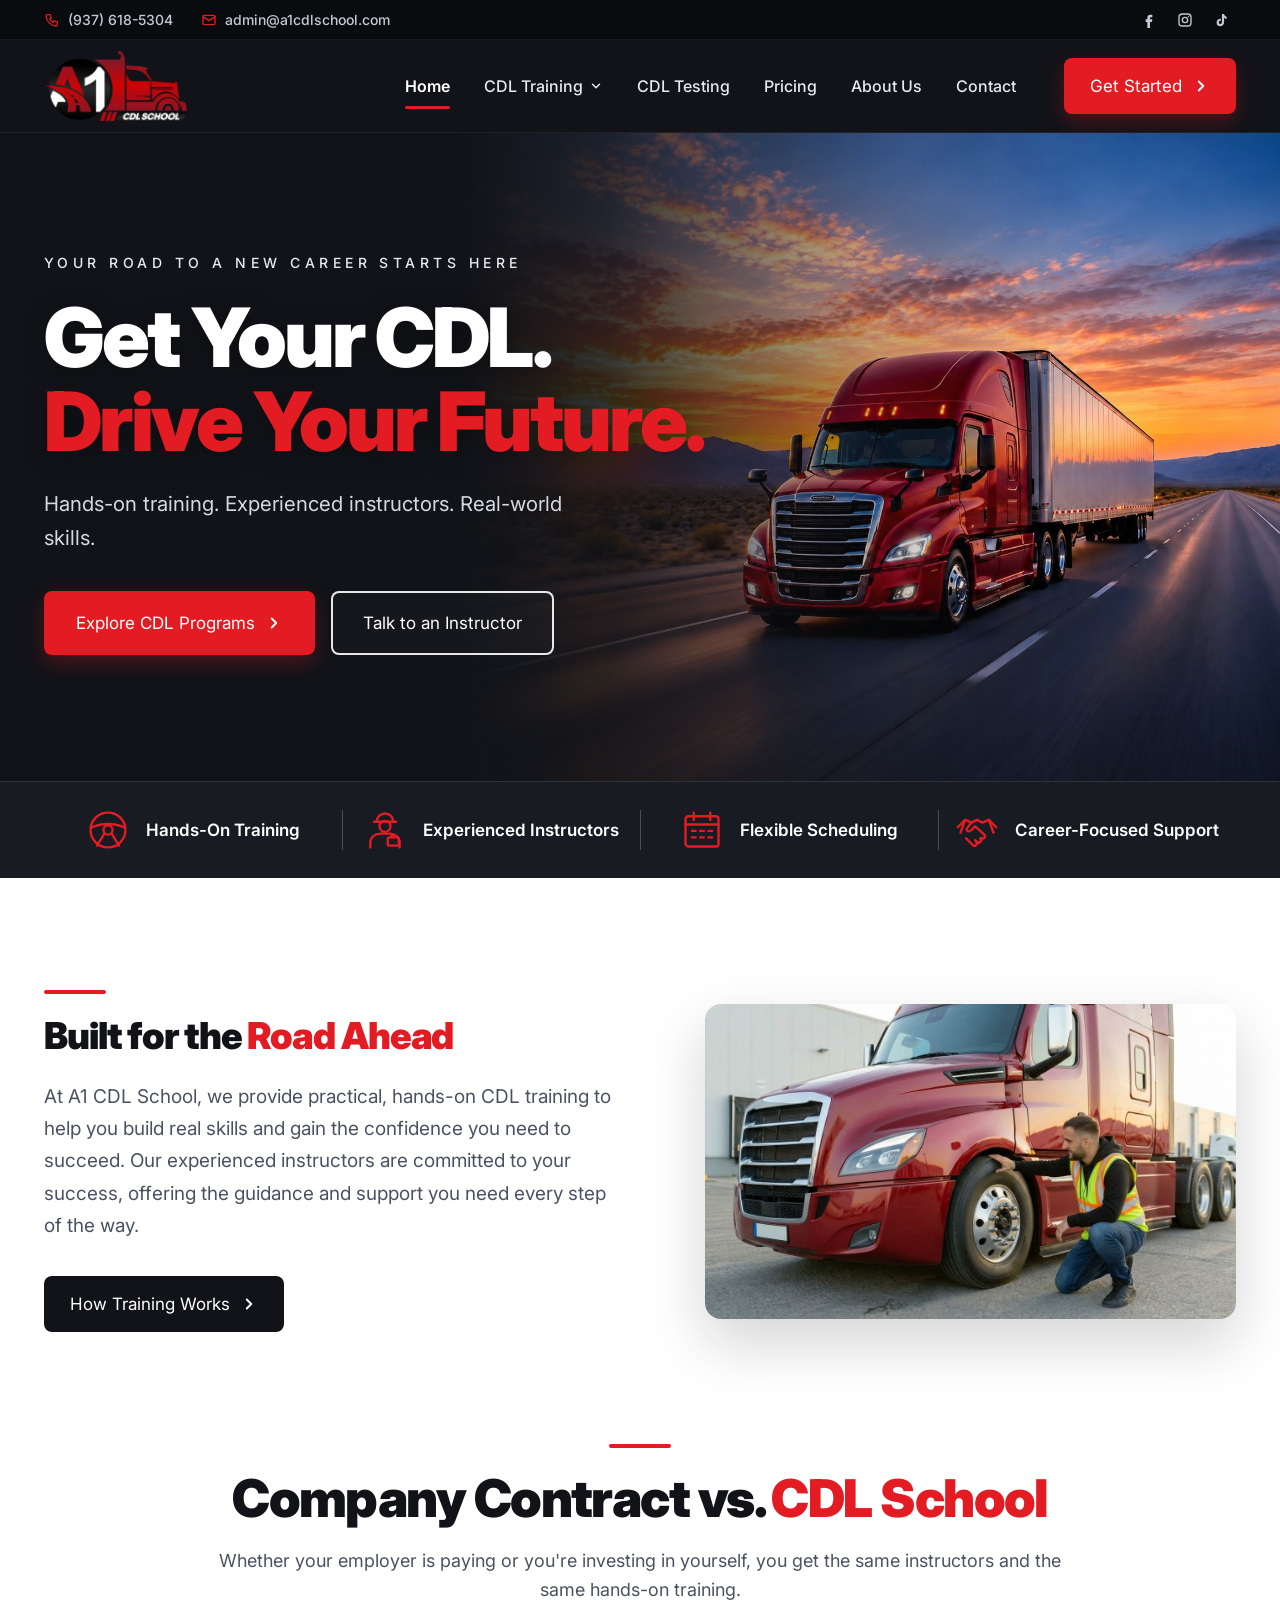
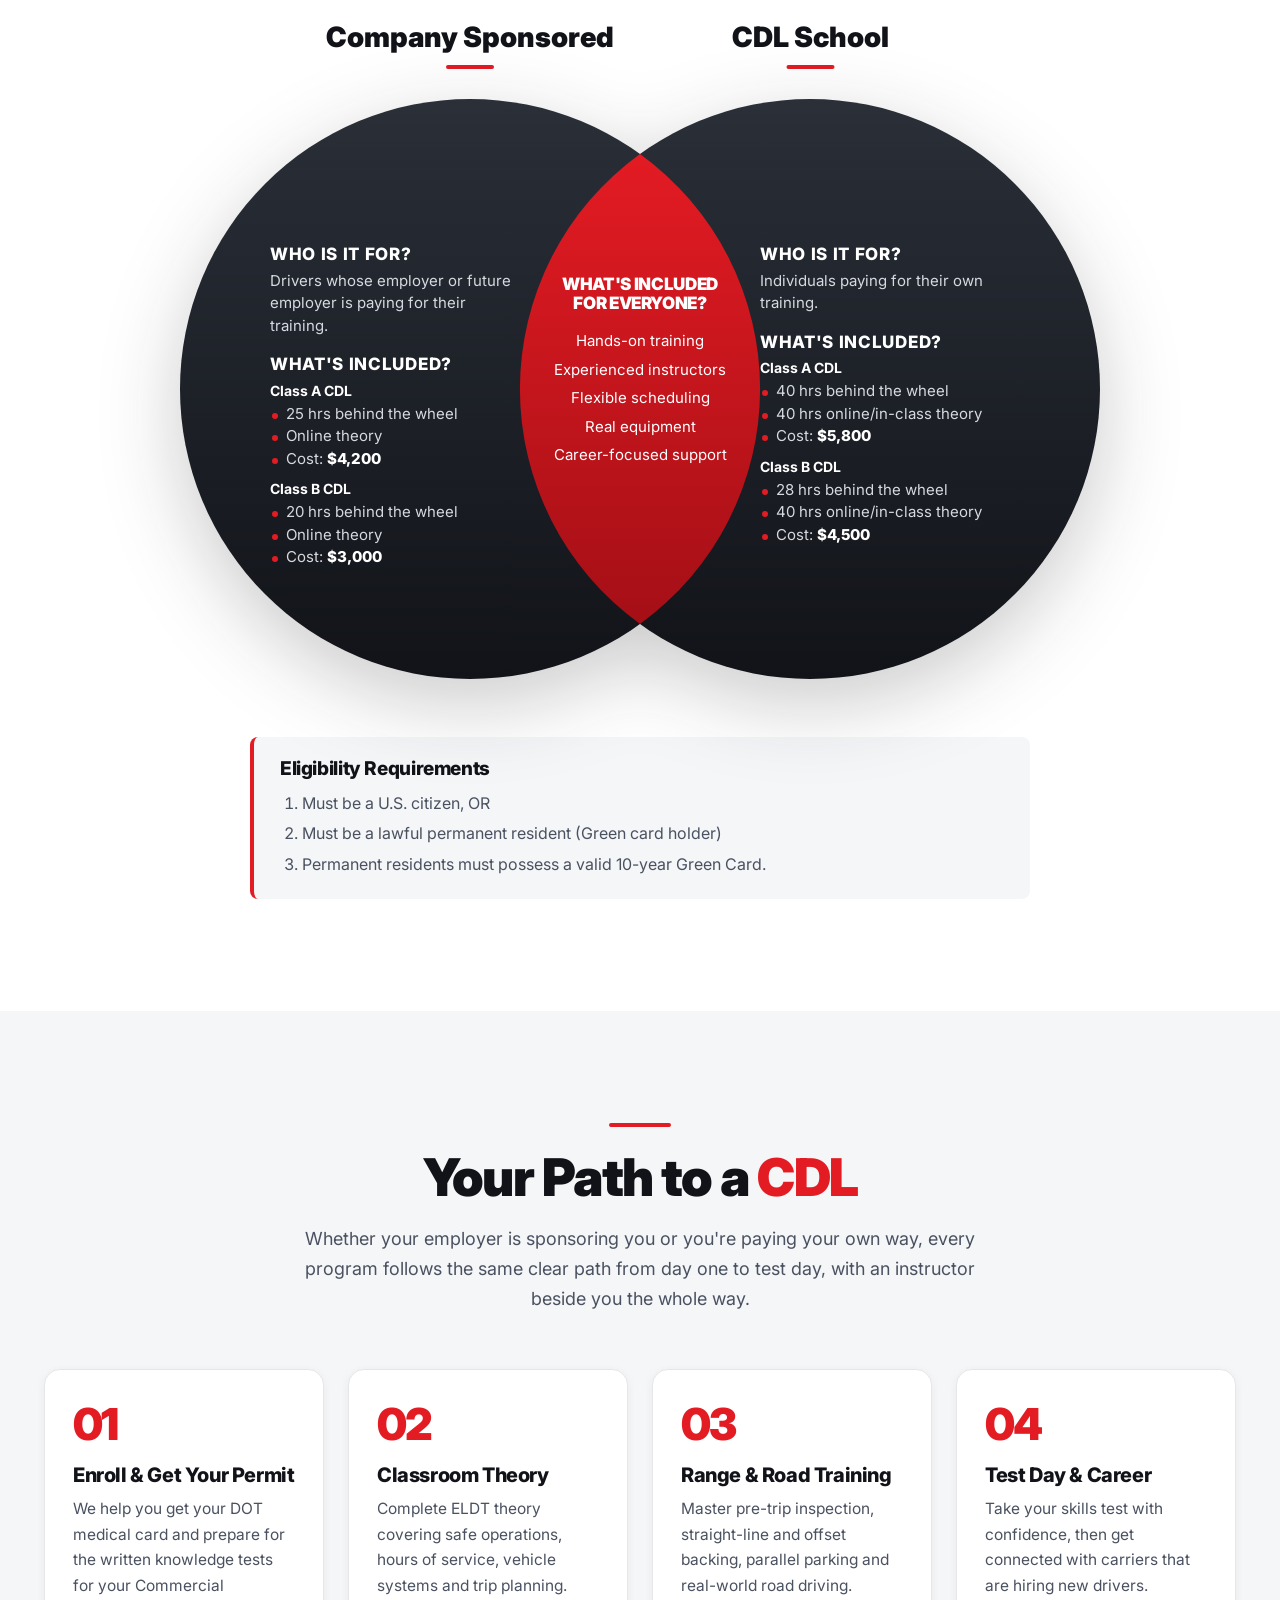
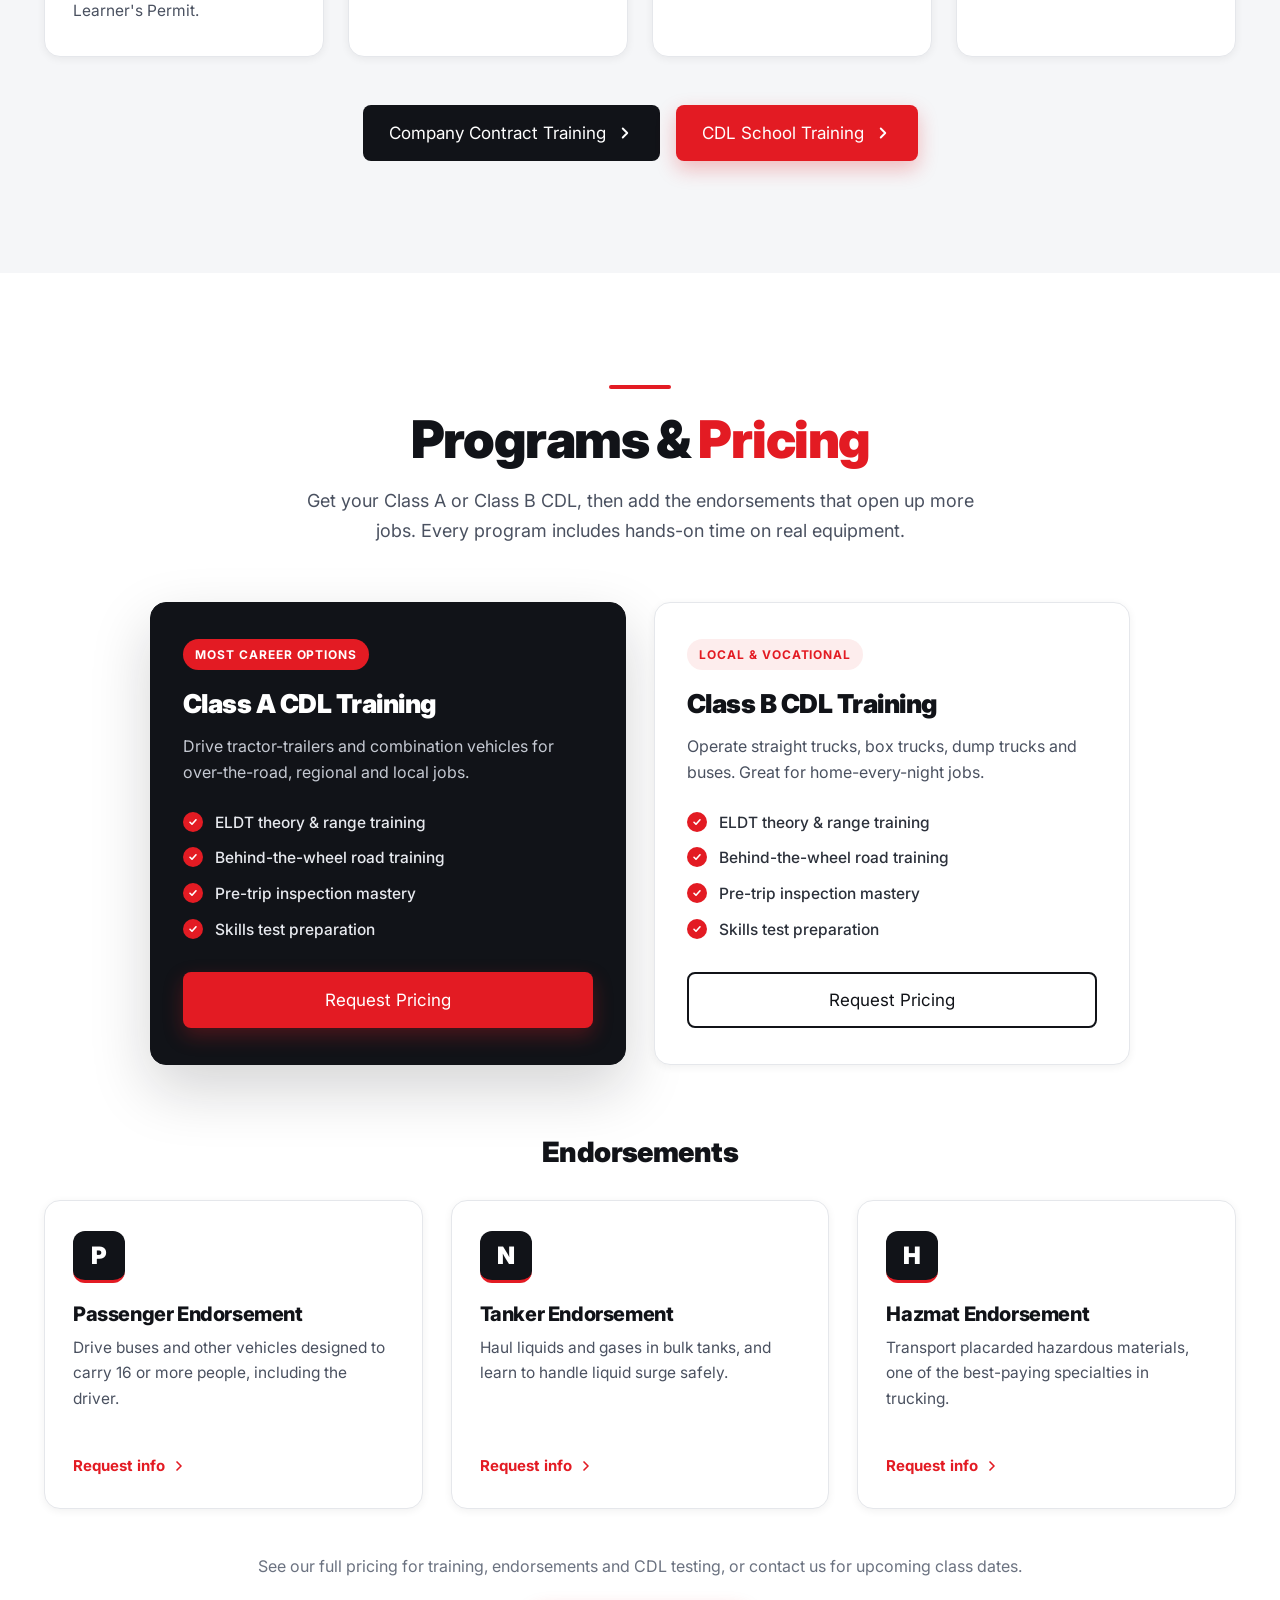
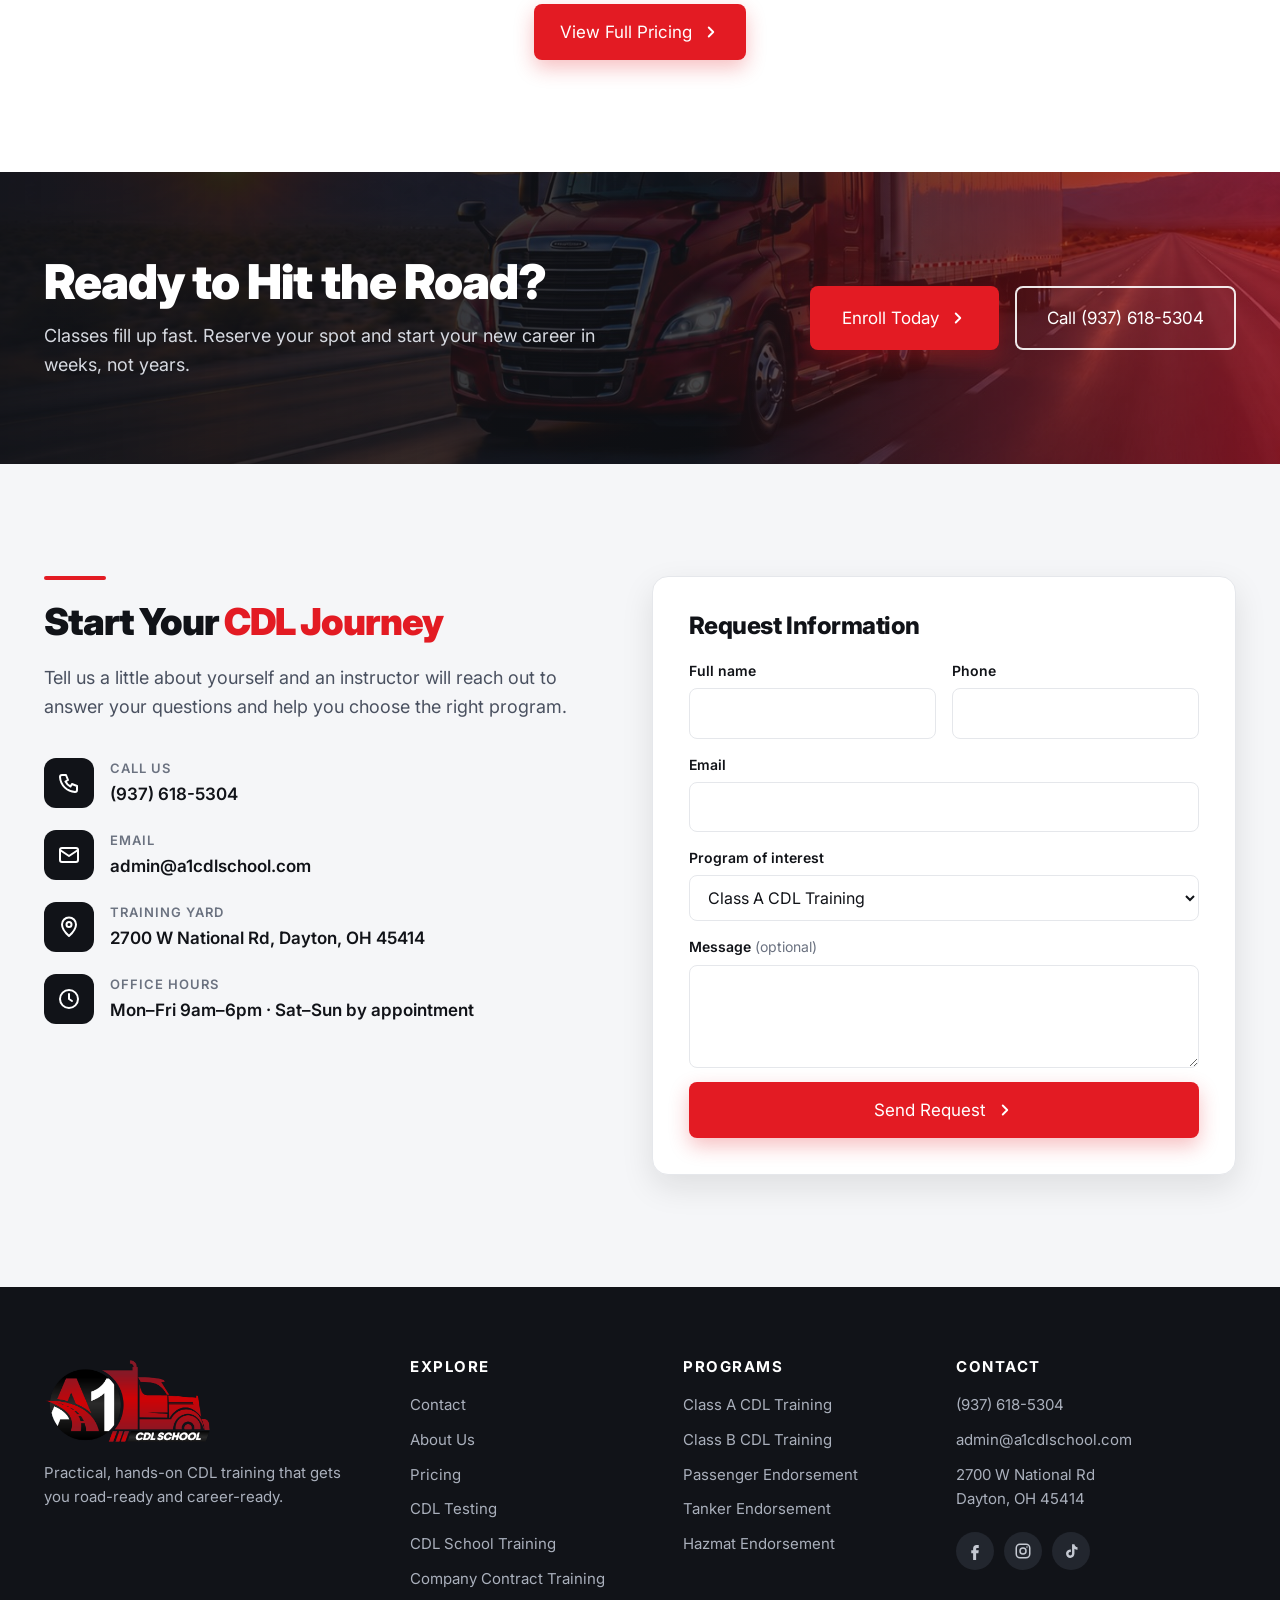
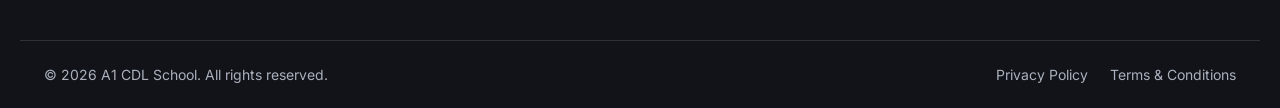
<file: index.html>
<!doctype html>
<html lang="en">

<head>
  <meta charset="utf-8" />
  <meta name="viewport" content="width=device-width, initial-scale=1" />
  <title>A1 CDL School | CDL Training in Dayton, Ohio</title>
  <meta name="description"
    content="Class A and Class B CDL training in Dayton, Ohio, with hands-on instruction, flexible scheduling and CDL testing. Students come from Ohio and many other states." />
  <meta name="theme-color" content="#111318" />
  <link rel="canonical" href="https://a1cdlschool.com/" />
  <meta property="og:type" content="website" />
  <meta property="og:site_name" content="A1 CDL School" />
  <meta property="og:locale" content="en_US" />
  <meta property="og:title" content="A1 CDL School | CDL Training in Dayton, Ohio" />
  <meta property="og:description"
    content="Class A and Class B CDL training in Dayton, Ohio, with hands-on instruction, flexible scheduling and CDL testing. Students come from Ohio and many other states." />
  <meta property="og:url" content="https://a1cdlschool.com/" />
  <meta property="og:image" content="https://a1cdlschool.com/assets/og-image.jpg" />
  <meta property="og:image:width" content="1200" />
  <meta property="og:image:height" content="630" />
  <meta property="og:image:alt" content="A1 CDL School: Class A and Class B CDL training in Dayton, Ohio" />
  <meta name="twitter:card" content="summary_large_image" />
  <meta name="twitter:title" content="A1 CDL School | CDL Training in Dayton, Ohio" />
  <meta name="twitter:description"
    content="Class A and Class B CDL training in Dayton, Ohio, with hands-on instruction, flexible scheduling and CDL testing. Students come from Ohio and many other states." />
  <meta name="twitter:image" content="https://a1cdlschool.com/assets/og-image.jpg" />
  <meta name="twitter:image:alt" content="A1 CDL School: Class A and Class B CDL training in Dayton, Ohio" />
  <link rel="icon" href="assets/favicon-32.png" type="image/png" sizes="32x32" />
  <link rel="apple-touch-icon" href="assets/apple-touch-icon.png" />
  <link rel="preconnect" href="https://fonts.googleapis.com" />
  <link rel="preconnect" href="https://fonts.gstatic.com" crossorigin />
  <link href="https://fonts.googleapis.com/css2?family=Inter:wght@400;500;600;700;800;900&display=swap"
    rel="stylesheet" />
  <link rel="stylesheet" href="css/styles.css" />
  <script type="application/ld+json">
    {
      "@context": "https://schema.org",
      "@graph": [
        {
          "@type": [
            "DrivingSchool",
            "LocalBusiness"
          ],
          "@id": "https://a1cdlschool.com/#business",
          "name": "A1 CDL School",
          "url": "https://a1cdlschool.com/",
          "logo": "https://a1cdlschool.com/assets/logo-white.png",
          "image": "https://a1cdlschool.com/assets/og-image.jpg",
          "description": "Class A and Class B CDL training and CDL skills testing in Dayton, Ohio.",
          "telephone": "+1-937-618-5304",
          "email": "admin@a1cdlschool.com",
          "address": {
            "@type": "PostalAddress",
            "streetAddress": "2700 W National Rd",
            "addressLocality": "Dayton",
            "addressRegion": "OH",
            "postalCode": "45414",
            "addressCountry": "US"
          },
          "openingHoursSpecification": [
            {
              "@type": "OpeningHoursSpecification",
              "dayOfWeek": [
                "Monday",
                "Tuesday",
                "Wednesday",
                "Thursday",
                "Friday"
              ],
              "opens": "09:00",
              "closes": "18:00"
            }
          ],
          "areaServed": [
            {
              "@type": "State",
              "name": "Ohio"
            },
            {
              "@type": "City",
              "name": "Dayton, OH"
            },
            {
              "@type": "City",
              "name": "Cincinnati, OH"
            },
            {
              "@type": "City",
              "name": "Columbus, OH"
            },
            {
              "@type": "City",
              "name": "Toledo, OH"
            },
            {
              "@type": "City",
              "name": "Cleveland, OH"
            },
            {
              "@type": "Country",
              "name": "United States"
            }
          ],
          "sameAs": [
            "https://www.facebook.com/profile.php?id=61554712478374",
            "https://www.instagram.com/a1cdltraining/",
            "https://www.tiktok.com/@a1cdltraining"
          ]
        }
      ]
    }
  </script>
</head>

<body>
  <a class="skip-link" href="#main">Skip to content</a>

  <!-- ============ Top bar ============ -->
  <div class="topbar" id="top">
    <div class="container topbar-inner">
      <div class="topbar-contact">
        <a href="tel:+19376185304">
          <svg viewBox="0 0 24 24" aria-hidden="true">
            <path d="M5 4h4l2 5-2.5 1.5a11 11 0 005 5L15 13l5 2v4a2 2 0 01-2 2A16 16 0 013 6a2 2 0 012-2" />
          </svg>
          (937) 618-5304
        </a>
        <a href="mailto:admin@a1cdlschool.com" class="topbar-email">
          <svg viewBox="0 0 24 24" aria-hidden="true">
            <rect x="3" y="5" width="18" height="14" rx="2" />
            <path d="M3 7l9 6 9-6" />
          </svg>
          admin@a1cdlschool.com
        </a>
      </div>
      <ul class="social" aria-label="Social media">
        <li><a href="https://www.facebook.com/profile.php?id=61554712478374" aria-label="Facebook" target="_blank"
            rel="noopener"><svg viewBox="0 0 24 24" aria-hidden="true">
              <path class="fill"
                d="M14 8h3V4h-3c-2.8 0-4.5 1.8-4.5 4.6V11H7v4h2.5v9h4v-9h3l.5-4h-3.5V9c0-.6.4-1 1-1z" />
            </svg></a></li>
        <li><a href="https://www.instagram.com/a1cdltraining/" aria-label="Instagram" target="_blank"
            rel="noopener"><svg viewBox="0 0 24 24" aria-hidden="true">
              <rect x="3" y="3" width="18" height="18" rx="5" />
              <circle cx="12" cy="12" r="4" />
              <circle class="fill" cx="17.3" cy="6.7" r="1.1" />
            </svg></a></li>
        <li><a href="https://www.tiktok.com/@a1cdltraining" aria-label="TikTok" target="_blank" rel="noopener"><svg
              viewBox="0 0 24 24" aria-hidden="true">
              <path class="fill"
                d="M16.6 3c.4 2.3 1.8 3.8 4.1 4v3.2c-1.5.1-2.9-.4-4.1-1.2v6.3c0 3.6-2.5 5.9-5.6 5.9a5.6 5.6 0 01-5.6-5.6c0-3.4 2.8-5.9 6.4-5.5v3.3c-1.6-.4-3.1.5-3.1 2.2 0 1.3 1 2.3 2.3 2.3 1.4 0 2.4-.9 2.4-2.9V3h3.2z" />
            </svg></a></li>
      </ul>
    </div>
  </div>

  <!-- ============ Header ============ -->
  <header class="site-header">
    <div class="container header-inner">
      <a href="#home" class="brand" aria-label="A1 CDL School home">
        <img src="assets/logo-white.png" alt="A1 CDL School" width="600" height="301" />
      </a>

      <nav class="main-nav" id="main-nav" aria-label="Primary">
        <ul>
          <li><a href="#home" class="active">Home</a></li>
          <li class="has-sub">
            <a href="#training">CDL Training <svg class="caret" viewBox="0 0 24 24" aria-hidden="true">
                <path d="M6 9l6 6 6-6" />
              </svg></a>
            <ul class="sub-nav">
              <li><a href="company-contract-training.html">Company Contract Training</a></li>
              <li><a href="cdl-school-training.html">CDL School Training</a></li>
            </ul>
          </li>
          <li><a href="cdl-testing.html">CDL Testing</a></li>
          <li><a href="pricing.html">Pricing</a></li>
          <li><a href="about.html">About Us</a></li>
          <li><a href="contact.html">Contact</a></li>
        </ul>
        <a href="#contact" class="btn btn-primary nav-cta">Get Started <svg class="chev" viewBox="0 0 24 24"
            aria-hidden="true">
            <path d="M9 6l6 6-6 6" />
          </svg></a>
      </nav>

      <a href="#contact" class="btn btn-primary header-cta">Get Started <svg class="chev" viewBox="0 0 24 24"
          aria-hidden="true">
          <path d="M9 6l6 6-6 6" />
        </svg></a>

      <button class="nav-toggle" aria-controls="main-nav" aria-expanded="false" aria-label="Open menu">
        <span></span><span></span><span></span>
      </button>
    </div>
  </header>

  <main id="main">
    <!-- ============ Hero ============ -->
    <section class="hero" id="home">
      <div class="hero-bg" aria-hidden="true"></div>
      <div class="container hero-content">
        <p class="eyebrow">Your road to a new career starts here</p>
        <h1>Get Your CDL.<br /><span class="text-red">Drive Your Future.</span></h1>
        <p class="hero-sub">Hands-on training. Experienced instructors. Real-world skills.</p>
        <div class="hero-actions">
          <a href="#programs" class="btn btn-primary btn-lg">Explore CDL Programs <svg class="chev" viewBox="0 0 24 24"
              aria-hidden="true">
              <path d="M9 6l6 6-6 6" />
            </svg></a>
          <a href="#contact" class="btn btn-outline btn-lg">Talk to an Instructor</a>
        </div>
      </div>
    </section>

    <!-- ============ Feature strip ============ -->
    <section class="features" aria-label="Why train with us">
      <div class="container features-grid">
        <div class="feature">
          <svg viewBox="0 0 48 48" aria-hidden="true">
            <circle cx="24" cy="24" r="19" />
            <circle cx="24" cy="24" r="5" />
            <path d="M5.5 21.5c6-3 12-4 18.5-4s12.5 1 18.5 4M20 28l-8 13M28 28l8 13" />
          </svg>
          <span>Hands-On Training</span>
        </div>
        <div class="feature">
          <svg viewBox="0 0 48 48" aria-hidden="true">
            <path d="M15 15c0-5 4-9 9-9s9 4 9 9" />
            <path d="M12 15h24" />
            <circle cx="24" cy="20" r="6" />
            <path d="M8 43v-5c0-6 5-10 11-10h10c6 0 11 4 11 10v5" />
            <rect x="27" y="32" width="12" height="9" rx="1.5" />
            <path d="M31 32v-2h4v2" />
          </svg>
          <span>Experienced Instructors</span>
        </div>
        <div class="feature">
          <svg viewBox="0 0 48 48" aria-hidden="true">
            <rect x="6" y="9" width="36" height="33" rx="3" />
            <path d="M6 18h36M15 5v8M33 5v8" />
            <path d="M13 25h4M22 25h4M31 25h4M13 32h4M22 32h4M31 32h4" />
          </svg>
          <span>Flexible Scheduling</span>
        </div>
        <div class="feature">
          <svg viewBox="0 0 48 48" aria-hidden="true">
            <path d="M3 21l8-8 7 3 6-3 6 3 7-3 8 8" />
            <path d="M11 13l-5 14M37 13l5 14" />
            <path
              d="M18 16l-5 6c-1 1.5 0 3.5 2 3.5 1 0 2-.5 3-1.5l4-4 10 9c1 1 1 2.5 0 3.5s-2.5 1-3.5 0M27.5 33.5c1 1 1 2.5 0 3.5s-2.5 1-3.5 0l-2-2M23 37c1 1 1 2.5 0 3.5s-2.5 1-3.5 0L12 33" />
          </svg>
          <span>Career-Focused Support</span>
        </div>
      </div>
    </section>

    <!-- ============ About ============ -->
    <section class="section about" id="about">
      <div class="container split">
        <div class="split-text reveal">
          <span class="rule" aria-hidden="true"></span>
          <h2>Built for the <span class="text-red">Road Ahead</span></h2>
          <p class="lead">At A1 CDL School, we provide practical, hands-on CDL training to help you build real skills
            and gain the confidence you need to succeed. Our experienced instructors are committed to your success,
            offering the guidance and support you need every step of the way.</p>
          <a href="#training" class="btn btn-dark">How Training Works <svg class="chev" viewBox="0 0 24 24"
              aria-hidden="true">
              <path d="M9 6l6 6-6 6" />
            </svg></a>
        </div>
        <div class="split-media reveal">
          <img src="assets/truck-inspection.jpg"
            alt="CDL student performing a pre-trip tire inspection with a clipboard" width="1000" height="545"
            loading="lazy" />
        </div>
      </div>
    </section>

    <!-- ============ Compare ============ -->
    <section class="section compare" id="compare">
      <div class="container">
        <div class="section-head reveal">
          <span class="rule" aria-hidden="true"></span>
          <h2>Company Contract vs. <span class="text-red">CDL School</span></h2>
          <p>Whether your employer is paying or you're investing in yourself, you get the same instructors and the
            same hands-on training.</p>
        </div>

        <div class="venn reveal">
          <div class="venn-labels" aria-hidden="true"><span>Company Sponsored</span><span>CDL School</span></div>
          <svg class="venn-shapes" viewBox="0 0 1000 600" aria-hidden="true">
            <defs>
              <linearGradient id="venn-dark" x1="0" y1="0" x2="0" y2="1">
                <stop offset="0" stop-color="#2a2f38" />
                <stop offset="1" stop-color="#111318" />
              </linearGradient>
              <linearGradient id="venn-red" x1="0" y1="0" x2="0" y2="1">
                <stop offset="0" stop-color="#e31b23" />
                <stop offset="1" stop-color="#a50f16" />
              </linearGradient>
            </defs>
            <circle cx="330" cy="300" r="290" fill="url(#venn-dark)" />
            <circle cx="670" cy="300" r="290" fill="url(#venn-dark)" />
            <path d="M500 65 A290 290 0 0 1 500 535 A290 290 0 0 1 500 65z" fill="url(#venn-red)" />
          </svg>
          <svg class="venn-shapes-v" viewBox="0 0 600 960" aria-hidden="true">
            <defs>
              <linearGradient id="venn-dark-v" x1="0" y1="0" x2="0" y2="1">
                <stop offset="0" stop-color="#2a2f38" />
                <stop offset="1" stop-color="#111318" />
              </linearGradient>
              <linearGradient id="venn-red-v" x1="0" y1="0" x2="1" y2="0">
                <stop offset="0" stop-color="#a50f16" />
                <stop offset=".5" stop-color="#e31b23" />
                <stop offset="1" stop-color="#a50f16" />
              </linearGradient>
            </defs>
            <circle cx="300" cy="300" r="290" fill="url(#venn-dark-v)" />
            <circle cx="300" cy="680" r="290" fill="url(#venn-dark-v)" />
            <path d="M81 490 A290 290 0 0 0 519 490 A290 290 0 0 0 81 490z" fill="url(#venn-red-v)" />
          </svg>

          <div class="venn-part venn-left">
            <h3>Company Sponsored</h3>
            <h4>Who is it for?</h4>
            <p>Drivers whose employer or future employer is paying for their training.</p>
            <h4>What's included?</h4>
            <h5>Class A CDL</h5>
            <ul>
              <li>25 hrs behind the wheel</li>
              <li>Online theory</li>
              <li>Cost: <strong>$4,200</strong></li>
            </ul>
            <h5>Class B CDL</h5>
            <ul>
              <li>20 hrs behind the wheel</li>
              <li>Online theory</li>
              <li>Cost: <strong>$3,000</strong></li>
            </ul>
          </div>

          <div class="venn-part venn-center">
            <h3>What's included for everyone?</h3>
            <ul>
              <li>Hands-on training</li>
              <li>Experienced instructors</li>
              <li>Flexible scheduling</li>
              <li>Real equipment</li>
              <li>Career-focused support</li>
            </ul>
          </div>

          <div class="venn-part venn-right">
            <h3>CDL School</h3>
            <h4>Who is it for?</h4>
            <p>Individuals paying for their own training.</p>
            <h4>What's included?</h4>
            <h5>Class A CDL</h5>
            <ul>
              <li>40 hrs behind the wheel</li>
              <li>40 hrs online/in-class theory</li>
              <li>Cost: <strong>$5,800</strong></li>
            </ul>
            <h5>Class B CDL</h5>
            <ul>
              <li>28 hrs behind the wheel</li>
              <li>40 hrs online/in-class theory</li>
              <li>Cost: <strong>$4,500</strong></li>
            </ul>
          </div>
        </div>
        <div class="eligibility reveal">
          <h3>Eligibility Requirements</h3>
          <ol>
            <li>Must be a U.S. citizen, OR</li>
            <li>Must be a lawful permanent resident (Green card holder)</li>
            <li>Permanent residents must possess a valid 10-year Green Card.</li>
          </ol>
        </div>
      </div>
    </section>

    <!-- ============ Training steps ============ -->
    <section class="section training" id="training">
      <div class="container">
        <div class="section-head reveal">
          <span class="rule" aria-hidden="true"></span>
          <h2>Your Path to a <span class="text-red">CDL</span></h2>
          <p>Whether your employer is sponsoring you or you're paying your own way, every program follows the same
            clear path from day one to test day, with an instructor beside you the whole way.</p>
        </div>
        <ol class="steps">
          <li class="step reveal">
            <span class="step-num">01</span>
            <h3>Enroll &amp; Get Your Permit</h3>
            <p>We help you get your DOT medical card and prepare for the written knowledge tests for your Commercial
              Learner's Permit.</p>
          </li>
          <li class="step reveal">
            <span class="step-num">02</span>
            <h3>Classroom Theory</h3>
            <p>Complete ELDT theory covering safe operations, hours of service, vehicle systems and trip planning.</p>
          </li>
          <li class="step reveal">
            <span class="step-num">03</span>
            <h3>Range &amp; Road Training</h3>
            <p>Master pre-trip inspection, straight-line and offset backing, parallel parking and real-world road
              driving.</p>
          </li>
          <li class="step reveal">
            <span class="step-num">04</span>
            <h3>Test Day &amp; Career</h3>
            <p>Take your skills test with confidence, then get connected with carriers that are hiring new drivers.</p>
          </li>
        </ol>
        <div class="section-actions reveal">
          <a href="company-contract-training.html" class="btn btn-dark">Company Contract Training <svg class="chev"
              viewBox="0 0 24 24" aria-hidden="true">
              <path d="M9 6l6 6-6 6" />
            </svg></a>
          <a href="cdl-school-training.html" class="btn btn-primary">CDL School Training <svg class="chev"
              viewBox="0 0 24 24" aria-hidden="true">
              <path d="M9 6l6 6-6 6" />
            </svg></a>
        </div>
      </div>
    </section>

    <!-- ============ Programs ============ -->
    <section class="section programs" id="programs">
      <div class="container">
        <div class="section-head reveal">
          <span class="rule" aria-hidden="true"></span>
          <h2>Programs &amp; <span class="text-red">Pricing</span></h2>
          <p>Get your Class A or Class B CDL, then add the endorsements that open up more jobs. Every program includes
            hands-on time on real equipment.</p>
        </div>
        <div class="cards cards-2">
          <article class="card card-featured reveal">
            <div class="card-tag">Most career options</div>
            <h3>Class A CDL Training</h3>
            <p class="card-desc">Drive tractor-trailers and combination vehicles for over-the-road, regional and local
              jobs.</p>
            <ul class="checklist small">
              <li>ELDT theory &amp; range training</li>
              <li>Behind-the-wheel road training</li>
              <li>Pre-trip inspection mastery</li>
              <li>Skills test preparation</li>
            </ul>
            <a href="#contact" class="btn btn-primary" data-program="Class A CDL Training">Request Pricing</a>
          </article>

          <article class="card reveal">
            <div class="card-tag">Local &amp; vocational</div>
            <h3>Class B CDL Training</h3>
            <p class="card-desc">Operate straight trucks, box trucks, dump trucks and buses. Great for home-every-night
              jobs.</p>
            <ul class="checklist small">
              <li>ELDT theory &amp; range training</li>
              <li>Behind-the-wheel road training</li>
              <li>Pre-trip inspection mastery</li>
              <li>Skills test preparation</li>
            </ul>
            <a href="#contact" class="btn btn-outline-dark" data-program="Class B CDL Training">Request Pricing</a>
          </article>
        </div>

        <h3 class="sub-head reveal" id="endorsements">Endorsements</h3>
        <div class="cards endorsements">
          <article class="card endorse reveal">
            <span class="endorse-code" aria-hidden="true">P</span>
            <h4>Passenger Endorsement</h4>
            <p>Drive buses and other vehicles designed to carry 16 or more people, including the driver.</p>
            <a href="#contact" class="text-link" data-program="Passenger Endorsement">Request info <svg class="chev"
                viewBox="0 0 24 24" aria-hidden="true">
                <path d="M9 6l6 6-6 6" />
              </svg></a>
          </article>
          <article class="card endorse reveal">
            <span class="endorse-code" aria-hidden="true">N</span>
            <h4>Tanker Endorsement</h4>
            <p>Haul liquids and gases in bulk tanks, and learn to handle liquid surge safely.</p>
            <a href="#contact" class="text-link" data-program="Tanker Endorsement">Request info <svg class="chev"
                viewBox="0 0 24 24" aria-hidden="true">
                <path d="M9 6l6 6-6 6" />
              </svg></a>
          </article>
          <article class="card endorse reveal">
            <span class="endorse-code" aria-hidden="true">H</span>
            <h4>Hazmat Endorsement</h4>
            <p>Transport placarded hazardous materials, one of the best-paying specialties in trucking.</p>
            <a href="#contact" class="text-link" data-program="Hazmat Endorsement">Request info <svg class="chev"
                viewBox="0 0 24 24" aria-hidden="true">
                <path d="M9 6l6 6-6 6" />
              </svg></a>
          </article>
        </div>
        <p class="programs-note reveal">See our full pricing for training, endorsements and CDL testing, or contact us
          for upcoming class dates.</p>
        <div class="section-actions reveal">
          <a href="pricing.html" class="btn btn-primary">View Full Pricing <svg class="chev" viewBox="0 0 24 24"
              aria-hidden="true">
              <path d="M9 6l6 6-6 6" />
            </svg></a>
        </div>
      </div>
    </section>

    <!-- ============ CTA band ============ -->
    <section class="cta-band">
      <div class="cta-bg" aria-hidden="true"></div>
      <div class="container cta-inner reveal">
        <div>
          <h2>Ready to Hit the Road?</h2>
          <p>Classes fill up fast. Reserve your spot and start your new career in weeks, not years.</p>
        </div>
        <div class="cta-actions">
          <a href="#contact" class="btn btn-primary btn-lg">Enroll Today <svg class="chev" viewBox="0 0 24 24"
              aria-hidden="true">
              <path d="M9 6l6 6-6 6" />
            </svg></a>
          <a href="tel:+19376185304" class="btn btn-outline btn-lg">Call (937) 618-5304</a>
        </div>
      </div>
    </section>

    <!-- ============ Contact ============ -->
    <section class="section contact" id="contact">
      <div class="container contact-grid">
        <div class="contact-info reveal">
          <span class="rule" aria-hidden="true"></span>
          <h2>Start Your <span class="text-red">CDL Journey</span></h2>
          <p>Tell us a little about yourself and an instructor will reach out to answer your questions and help you
            choose the right program.</p>
          <ul class="contact-list">
            <li>
              <svg viewBox="0 0 24 24" aria-hidden="true">
                <path d="M5 4h4l2 5-2.5 1.5a11 11 0 005 5L15 13l5 2v4a2 2 0 01-2 2A16 16 0 013 6a2 2 0 012-2" />
              </svg>
              <div><small>Call us</small><a href="tel:+19376185304">(937) 618-5304</a></div>
            </li>
            <li>
              <svg viewBox="0 0 24 24" aria-hidden="true">
                <rect x="3" y="5" width="18" height="14" rx="2" />
                <path d="M3 7l9 6 9-6" />
              </svg>
              <div><small>Email</small><a href="mailto:admin@a1cdlschool.com">admin@a1cdlschool.com</a></div>
            </li>
            <li>
              <svg viewBox="0 0 24 24" aria-hidden="true">
                <path d="M12 21s-7-6.2-7-11.5A7 7 0 0112 2.5a7 7 0 017 7C19 14.8 12 21 12 21z" />
                <circle cx="12" cy="9.5" r="2.5" />
              </svg>
              <div><small>Training yard</small><a
                  href="https://www.google.com/maps/dir/?api=1&amp;destination=2700+W+National+Rd,+Dayton,+OH+45414"
                  target="_blank" rel="noopener">2700 W National Rd, Dayton, OH 45414</a></div>
            </li>
            <li>
              <svg viewBox="0 0 24 24" aria-hidden="true">
                <circle cx="12" cy="12" r="9" />
                <path d="M12 7v5l3 2" />
              </svg>
              <div><small>Office hours</small><span>Mon–Fri 9am–6pm · Sat–Sun by appointment</span></div>
            </li>
          </ul>
        </div>

        <form class="contact-form reveal" id="contact-form" novalidate>
          <h3>Request Information</h3>
          <div class="form-row">
            <div class="field">
              <label for="name">Full name</label>
              <input id="name" name="name" type="text" autocomplete="name" required />
              <span class="error" aria-live="polite"></span>
            </div>
            <div class="field">
              <label for="phone">Phone</label>
              <input id="phone" name="phone" type="tel" autocomplete="tel" required />
              <span class="error" aria-live="polite"></span>
            </div>
          </div>
          <div class="field">
            <label for="email">Email</label>
            <input id="email" name="email" type="email" autocomplete="email" required />
            <span class="error" aria-live="polite"></span>
          </div>
          <div class="field">
            <label for="program">Program of interest</label>
            <select id="program" name="program">
              <option>Class A CDL Training</option>
              <option>Class B CDL Training</option>
              <option>Passenger Endorsement</option>
              <option>Tanker Endorsement</option>
              <option>Hazmat Endorsement</option>
              <option>Not sure yet</option>
            </select>
          </div>
          <div class="field">
            <label for="message">Message <span class="optional">(optional)</span></label>
            <textarea id="message" name="message" rows="3"></textarea>
          </div>
          <button type="submit" class="btn btn-primary btn-lg btn-block">Send Request <svg class="chev"
              viewBox="0 0 24 24" aria-hidden="true">
              <path d="M9 6l6 6-6 6" />
            </svg></button>
          <p class="form-success" role="status" hidden>Thanks! Your request was received. An instructor will contact you
            shortly.</p>
        </form>
      </div>
    </section>

  </main>

  <!-- ============ Footer ============ -->
  <footer class="site-footer">
    <div class="container footer-grid">
      <div class="footer-brand">
        <img src="assets/logo-white.png" alt="A1 CDL School" width="600" height="301" loading="lazy" />
        <p>Practical, hands-on CDL training that gets you road-ready and career-ready.</p>
      </div>
      <div>
        <h4>Explore</h4>
        <ul>
          <li><a href="contact.html">Contact</a></li>
          <li><a href="about.html">About Us</a></li>
          <li><a href="pricing.html">Pricing</a></li>
          <li><a href="cdl-testing.html">CDL Testing</a></li>
          <li><a href="cdl-school-training.html">CDL School Training</a></li>
          <li><a href="company-contract-training.html">Company Contract Training</a></li>
        </ul>
      </div>
      <div>
        <h4>Programs</h4>
        <ul>
          <li><a href="#programs">Class A CDL Training</a></li>
          <li><a href="#programs">Class B CDL Training</a></li>
          <li><a href="#endorsements">Passenger Endorsement</a></li>
          <li><a href="#endorsements">Tanker Endorsement</a></li>
          <li><a href="#endorsements">Hazmat Endorsement</a></li>
        </ul>
      </div>
      <div>
        <h4>Contact</h4>
        <ul>
          <li><a href="tel:+19376185304">(937) 618-5304</a></li>
          <li><a href="mailto:admin@a1cdlschool.com">admin@a1cdlschool.com</a></li>
          <li>2700 W National Rd<br />Dayton, OH 45414</li>
        </ul>
        <ul class="social social-footer" aria-label="Social media">
          <li><a href="https://www.facebook.com/profile.php?id=61554712478374" aria-label="Facebook" target="_blank"
              rel="noopener"><svg viewBox="0 0 24 24" aria-hidden="true">
                <path class="fill"
                  d="M14 8h3V4h-3c-2.8 0-4.5 1.8-4.5 4.6V11H7v4h2.5v9h4v-9h3l.5-4h-3.5V9c0-.6.4-1 1-1z" />
              </svg></a></li>
          <li><a href="https://www.instagram.com/a1cdltraining/" aria-label="Instagram" target="_blank"
              rel="noopener"><svg viewBox="0 0 24 24" aria-hidden="true">
                <rect x="3" y="3" width="18" height="18" rx="5" />
                <circle cx="12" cy="12" r="4" />
                <circle class="fill" cx="17.3" cy="6.7" r="1.1" />
              </svg></a></li>
          <li><a href="https://www.tiktok.com/@a1cdltraining" aria-label="TikTok" target="_blank" rel="noopener"><svg
                viewBox="0 0 24 24" aria-hidden="true">
                <path class="fill"
                  d="M16.6 3c.4 2.3 1.8 3.8 4.1 4v3.2c-1.5.1-2.9-.4-4.1-1.2v6.3c0 3.6-2.5 5.9-5.6 5.9a5.6 5.6 0 01-5.6-5.6c0-3.4 2.8-5.9 6.4-5.5v3.3c-1.6-.4-3.1.5-3.1 2.2 0 1.3 1 2.3 2.3 2.3 1.4 0 2.4-.9 2.4-2.9V3h3.2z" />
              </svg></a></li>
        </ul>
      </div>
    </div>
    <div class="container footer-bottom">
      <p>&copy; <span id="year">2026</span> A1 CDL School. All rights reserved.</p>
      <ul class="footer-legal">
        <li><a href="privacy.html">Privacy Policy</a></li>
        <li><a href="terms.html">Terms &amp; Conditions</a></li>
      </ul>
    </div>
  </footer>

  <script src="js/main.js"></script>
</body>

</html>
</file>
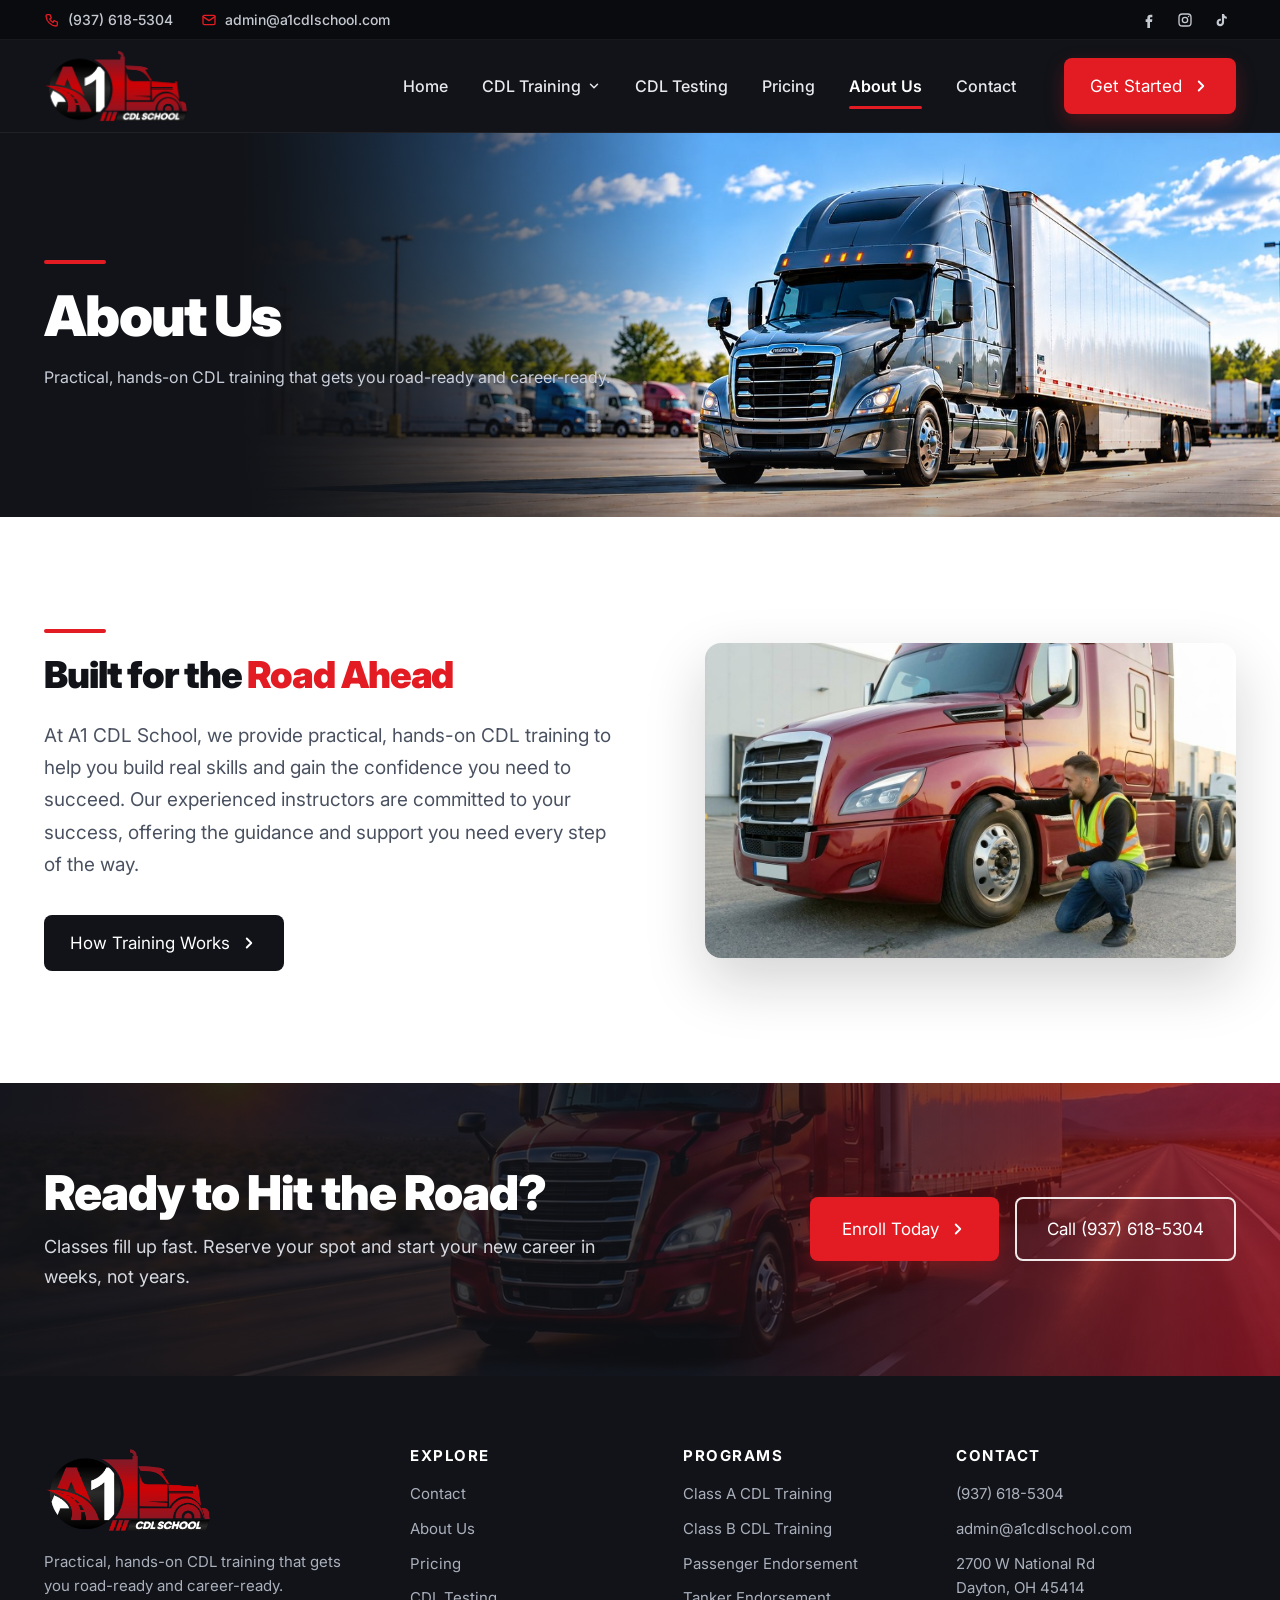
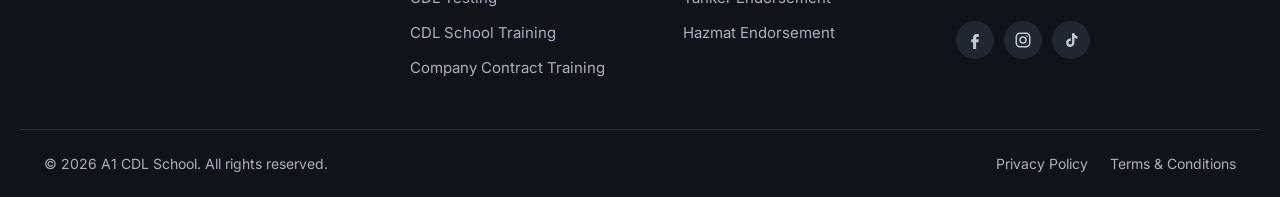
<file: about.html>
<!doctype html>
<html lang="en">

<head>
  <meta charset="utf-8" />
  <meta name="viewport" content="width=device-width, initial-scale=1" />
  <title>About Us | A1 CDL School in Dayton, Ohio</title>
  <meta name="description"
    content="Learn about A1 CDL School in Dayton, Ohio: practical, hands-on CDL training with experienced instructors, flexible scheduling and career-focused support." />
  <meta name="theme-color" content="#111318" />
  <link rel="canonical" href="https://a1cdlschool.com/about.html" />
  <meta property="og:type" content="website" />
  <meta property="og:site_name" content="A1 CDL School" />
  <meta property="og:locale" content="en_US" />
  <meta property="og:title" content="About Us | A1 CDL School in Dayton, Ohio" />
  <meta property="og:description" content="Learn about A1 CDL School in Dayton, Ohio: practical, hands-on CDL training with experienced instructors, flexible scheduling and career-focused support." />
  <meta property="og:url" content="https://a1cdlschool.com/about.html" />
  <meta property="og:image" content="https://a1cdlschool.com/assets/og-image.jpg" />
  <meta property="og:image:width" content="1200" />
  <meta property="og:image:height" content="630" />
  <meta property="og:image:alt" content="A1 CDL School: Class A and Class B CDL training in Dayton, Ohio" />
  <meta name="twitter:card" content="summary_large_image" />
  <meta name="twitter:title" content="About Us | A1 CDL School in Dayton, Ohio" />
  <meta name="twitter:description" content="Learn about A1 CDL School in Dayton, Ohio: practical, hands-on CDL training with experienced instructors, flexible scheduling and career-focused support." />
  <meta name="twitter:image" content="https://a1cdlschool.com/assets/og-image.jpg" />
  <meta name="twitter:image:alt" content="A1 CDL School: Class A and Class B CDL training in Dayton, Ohio" />
  <link rel="icon" href="assets/favicon-32.png" type="image/png" sizes="32x32" />
  <link rel="apple-touch-icon" href="assets/apple-touch-icon.png" />
  <link rel="preconnect" href="https://fonts.googleapis.com" />
  <link rel="preconnect" href="https://fonts.gstatic.com" crossorigin />
  <link href="https://fonts.googleapis.com/css2?family=Inter:wght@400;500;600;700;800;900&display=swap"
    rel="stylesheet" />
  <link rel="stylesheet" href="css/styles.css" />
</head>

<body>
  <a class="skip-link" href="#main">Skip to content</a>

  <!-- ============ Top bar ============ -->
  <div class="topbar" id="top">
    <div class="container topbar-inner">
      <div class="topbar-contact">
        <a href="tel:+19376185304">
          <svg viewBox="0 0 24 24" aria-hidden="true">
            <path d="M5 4h4l2 5-2.5 1.5a11 11 0 005 5L15 13l5 2v4a2 2 0 01-2 2A16 16 0 013 6a2 2 0 012-2" />
          </svg>
          (937) 618-5304
        </a>
        <a href="mailto:admin@a1cdlschool.com" class="topbar-email">
          <svg viewBox="0 0 24 24" aria-hidden="true">
            <rect x="3" y="5" width="18" height="14" rx="2" />
            <path d="M3 7l9 6 9-6" />
          </svg>
          admin@a1cdlschool.com
        </a>
      </div>
      <ul class="social" aria-label="Social media">
        <li><a href="https://www.facebook.com/profile.php?id=61554712478374" aria-label="Facebook" target="_blank"
            rel="noopener"><svg viewBox="0 0 24 24" aria-hidden="true">
              <path class="fill"
                d="M14 8h3V4h-3c-2.8 0-4.5 1.8-4.5 4.6V11H7v4h2.5v9h4v-9h3l.5-4h-3.5V9c0-.6.4-1 1-1z" />
            </svg></a></li>
        <li><a href="https://www.instagram.com/a1cdltraining/" aria-label="Instagram" target="_blank"
            rel="noopener"><svg viewBox="0 0 24 24" aria-hidden="true">
              <rect x="3" y="3" width="18" height="18" rx="5" />
              <circle cx="12" cy="12" r="4" />
              <circle class="fill" cx="17.3" cy="6.7" r="1.1" />
            </svg></a></li>
        <li><a href="https://www.tiktok.com/@a1cdltraining" aria-label="TikTok" target="_blank" rel="noopener"><svg
              viewBox="0 0 24 24" aria-hidden="true">
              <path class="fill"
                d="M16.6 3c.4 2.3 1.8 3.8 4.1 4v3.2c-1.5.1-2.9-.4-4.1-1.2v6.3c0 3.6-2.5 5.9-5.6 5.9a5.6 5.6 0 01-5.6-5.6c0-3.4 2.8-5.9 6.4-5.5v3.3c-1.6-.4-3.1.5-3.1 2.2 0 1.3 1 2.3 2.3 2.3 1.4 0 2.4-.9 2.4-2.9V3h3.2z" />
            </svg></a></li>
      </ul>
    </div>
  </div>

  <!-- ============ Header ============ -->
  <header class="site-header">
    <div class="container header-inner">
      <a href="index.html" class="brand" aria-label="A1 CDL School home">
        <img src="assets/logo-white.png" alt="A1 CDL School" width="600" height="301" />
      </a>

      <nav class="main-nav" id="main-nav" aria-label="Primary">
        <ul>
          <li><a href="index.html">Home</a></li>
          <li class="has-sub">
            <a href="index.html#training">CDL Training <svg class="caret" viewBox="0 0 24 24" aria-hidden="true">
                <path d="M6 9l6 6 6-6" />
              </svg></a>
            <ul class="sub-nav">
              <li><a href="company-contract-training.html">Company Contract Training</a></li>
              <li><a href="cdl-school-training.html">CDL School Training</a></li>
            </ul>
          </li>
          <li><a href="cdl-testing.html">CDL Testing</a></li>
          <li><a href="pricing.html">Pricing</a></li>
          <li><a href="about.html" class="active" aria-current="page">About Us</a></li>
          <li><a href="contact.html">Contact</a></li>
        </ul>
        <a href="contact.html" class="btn btn-primary nav-cta">Get Started <svg class="chev" viewBox="0 0 24 24"
            aria-hidden="true">
            <path d="M9 6l6 6-6 6" />
          </svg></a>
      </nav>

      <a href="contact.html" class="btn btn-primary header-cta">Get Started <svg class="chev" viewBox="0 0 24 24"
          aria-hidden="true">
          <path d="M9 6l6 6-6 6" />
        </svg></a>

      <button class="nav-toggle" aria-controls="main-nav" aria-expanded="false" aria-label="Open menu">
        <span></span><span></span><span></span>
      </button>
    </div>
  </header>

  <main id="main">
    <section class="page-hero page-hero-photo hero-about">
      <div class="container">
        <span class="rule"></span>
        <h1>About Us</h1>
        <p>Practical, hands-on CDL training that gets you road-ready and career-ready.</p>
      </div>
    </section>

    <!-- ============ About ============ -->
    <section class="section about">
      <div class="container split">
        <div class="split-text reveal">
          <span class="rule" aria-hidden="true"></span>
          <h2>Built for the <span class="text-red">Road Ahead</span></h2>
          <p class="lead">At A1 CDL School, we provide practical, hands-on CDL training to help you build real skills
            and gain the confidence you need to succeed. Our experienced instructors are committed to your success,
            offering the guidance and support you need every step of the way.</p>
          <a href="index.html#training" class="btn btn-dark">How Training Works <svg class="chev" viewBox="0 0 24 24"
              aria-hidden="true">
              <path d="M9 6l6 6-6 6" />
            </svg></a>
        </div>
        <div class="split-media reveal">
          <img src="assets/truck-inspection.jpg"
            alt="CDL student performing a pre-trip tire inspection with a clipboard" width="1000" height="545"
            loading="lazy" />
        </div>
      </div>
    </section>

    <section class="cta-band">
      <div class="cta-bg" aria-hidden="true"></div>
      <div class="container cta-inner reveal">
        <div>
          <h2>Ready to Hit the Road?</h2>
          <p>Classes fill up fast. Reserve your spot and start your new career in weeks, not years.</p>
        </div>
        <div class="cta-actions">
          <a href="contact.html" class="btn btn-primary btn-lg">Enroll Today <svg class="chev" viewBox="0 0 24 24"
              aria-hidden="true">
              <path d="M9 6l6 6-6 6" />
            </svg></a>
          <a href="tel:+19376185304" class="btn btn-outline btn-lg">Call (937) 618-5304</a>
        </div>
      </div>
    </section>
  </main>

  <!-- ============ Footer ============ -->
  <footer class="site-footer">
    <div class="container footer-grid">
      <div class="footer-brand">
        <img src="assets/logo-white.png" alt="A1 CDL School" width="600" height="301" loading="lazy" />
        <p>Practical, hands-on CDL training that gets you road-ready and career-ready.</p>
      </div>
      <div>
        <h4>Explore</h4>
        <ul>
          <li><a href="contact.html">Contact</a></li>
          <li><a href="about.html">About Us</a></li>
          <li><a href="pricing.html">Pricing</a></li>
          <li><a href="cdl-testing.html">CDL Testing</a></li>
          <li><a href="cdl-school-training.html">CDL School Training</a></li>
          <li><a href="company-contract-training.html">Company Contract Training</a></li>
        </ul>
      </div>
      <div>
        <h4>Programs</h4>
        <ul>
          <li><a href="index.html#programs">Class A CDL Training</a></li>
          <li><a href="index.html#programs">Class B CDL Training</a></li>
          <li><a href="index.html#endorsements">Passenger Endorsement</a></li>
          <li><a href="index.html#endorsements">Tanker Endorsement</a></li>
          <li><a href="index.html#endorsements">Hazmat Endorsement</a></li>
        </ul>
      </div>
      <div>
        <h4>Contact</h4>
        <ul>
          <li><a href="tel:+19376185304">(937) 618-5304</a></li>
          <li><a href="mailto:admin@a1cdlschool.com">admin@a1cdlschool.com</a></li>
          <li>2700 W National Rd<br />Dayton, OH 45414</li>
        </ul>
        <ul class="social social-footer" aria-label="Social media">
          <li><a href="https://www.facebook.com/profile.php?id=61554712478374" aria-label="Facebook" target="_blank"
              rel="noopener"><svg viewBox="0 0 24 24" aria-hidden="true">
                <path class="fill"
                  d="M14 8h3V4h-3c-2.8 0-4.5 1.8-4.5 4.6V11H7v4h2.5v9h4v-9h3l.5-4h-3.5V9c0-.6.4-1 1-1z" />
              </svg></a></li>
          <li><a href="https://www.instagram.com/a1cdltraining/" aria-label="Instagram" target="_blank"
              rel="noopener"><svg viewBox="0 0 24 24" aria-hidden="true">
                <rect x="3" y="3" width="18" height="18" rx="5" />
                <circle cx="12" cy="12" r="4" />
                <circle class="fill" cx="17.3" cy="6.7" r="1.1" />
              </svg></a></li>
          <li><a href="https://www.tiktok.com/@a1cdltraining" aria-label="TikTok" target="_blank" rel="noopener"><svg
                viewBox="0 0 24 24" aria-hidden="true">
                <path class="fill"
                  d="M16.6 3c.4 2.3 1.8 3.8 4.1 4v3.2c-1.5.1-2.9-.4-4.1-1.2v6.3c0 3.6-2.5 5.9-5.6 5.9a5.6 5.6 0 01-5.6-5.6c0-3.4 2.8-5.9 6.4-5.5v3.3c-1.6-.4-3.1.5-3.1 2.2 0 1.3 1 2.3 2.3 2.3 1.4 0 2.4-.9 2.4-2.9V3h3.2z" />
              </svg></a></li>
        </ul>
      </div>
    </div>
    <div class="container footer-bottom">
      <p>&copy; <span id="year">2026</span> A1 CDL School. All rights reserved.</p>
      <ul class="footer-legal">
        <li><a href="privacy.html">Privacy Policy</a></li>
        <li><a href="terms.html">Terms &amp; Conditions</a></li>
      </ul>
    </div>
  </footer>

  <script src="js/main.js"></script>
</body>

</html>
</file>
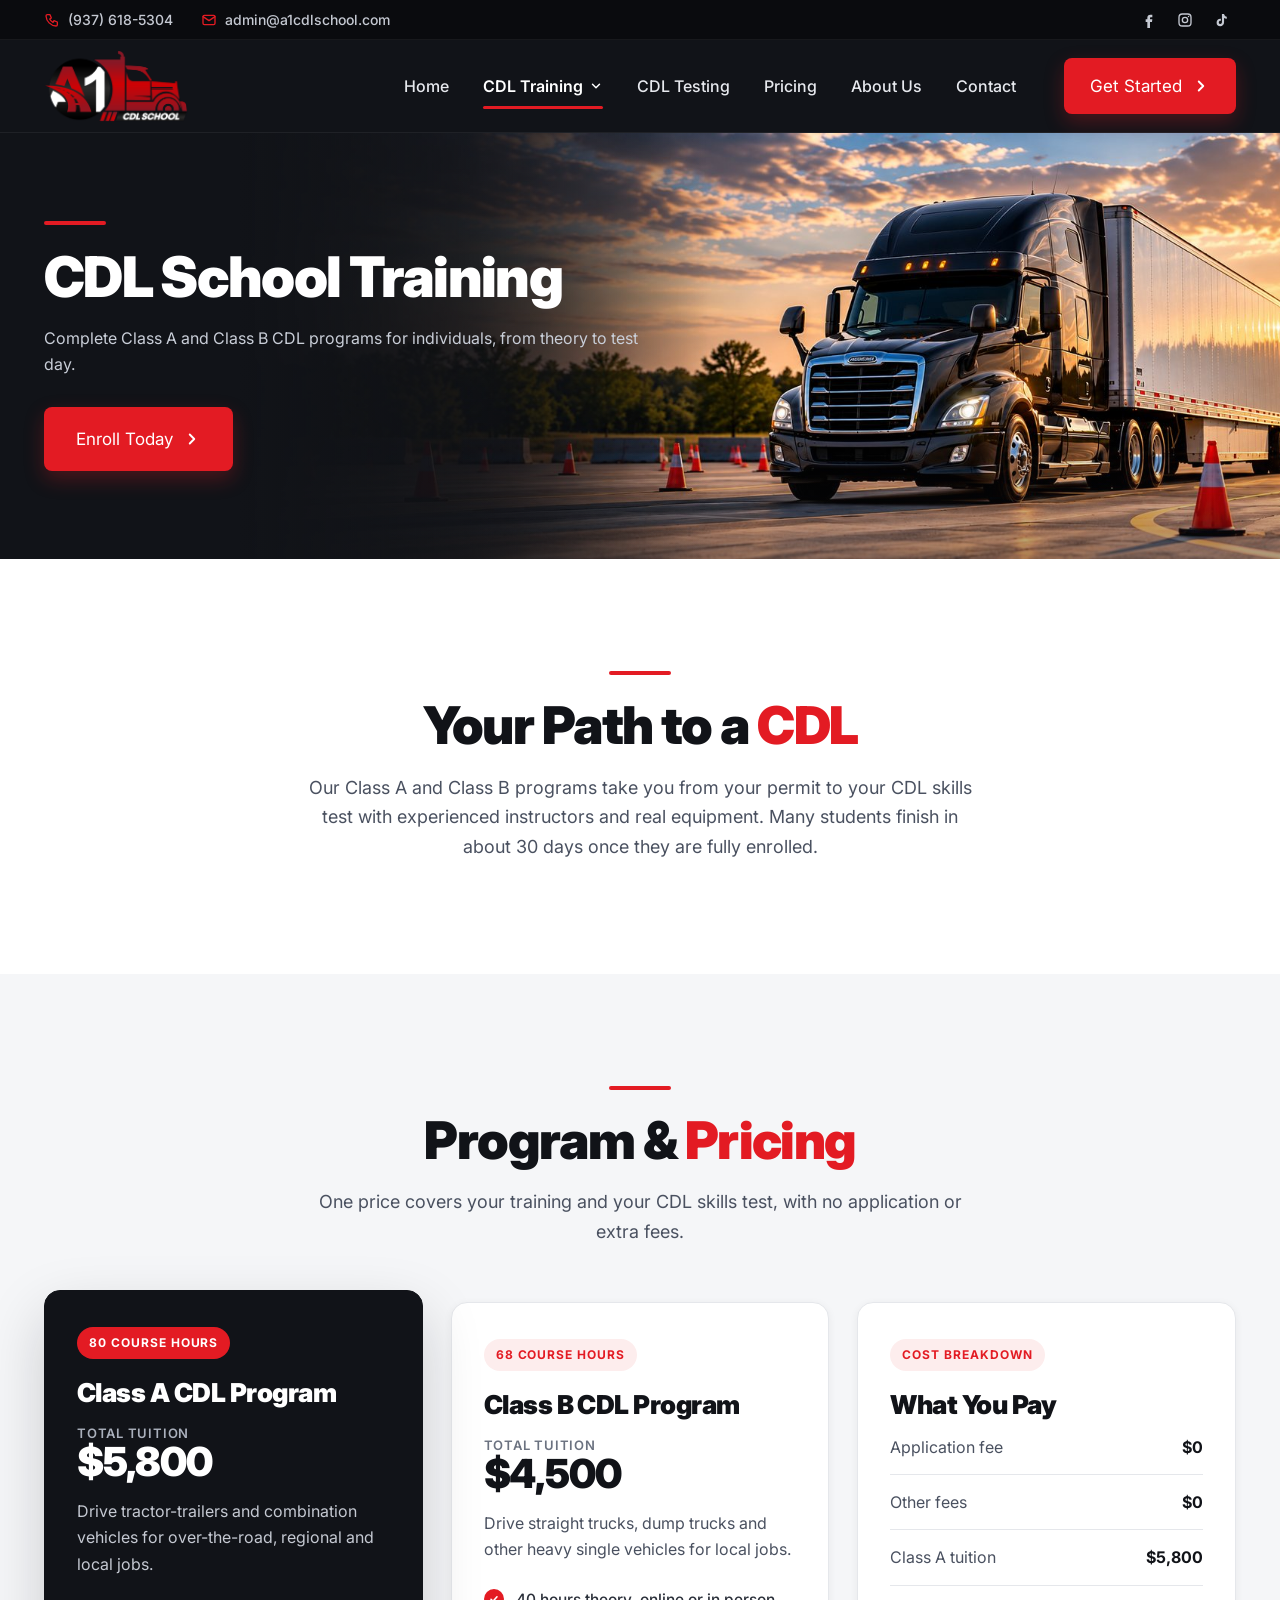
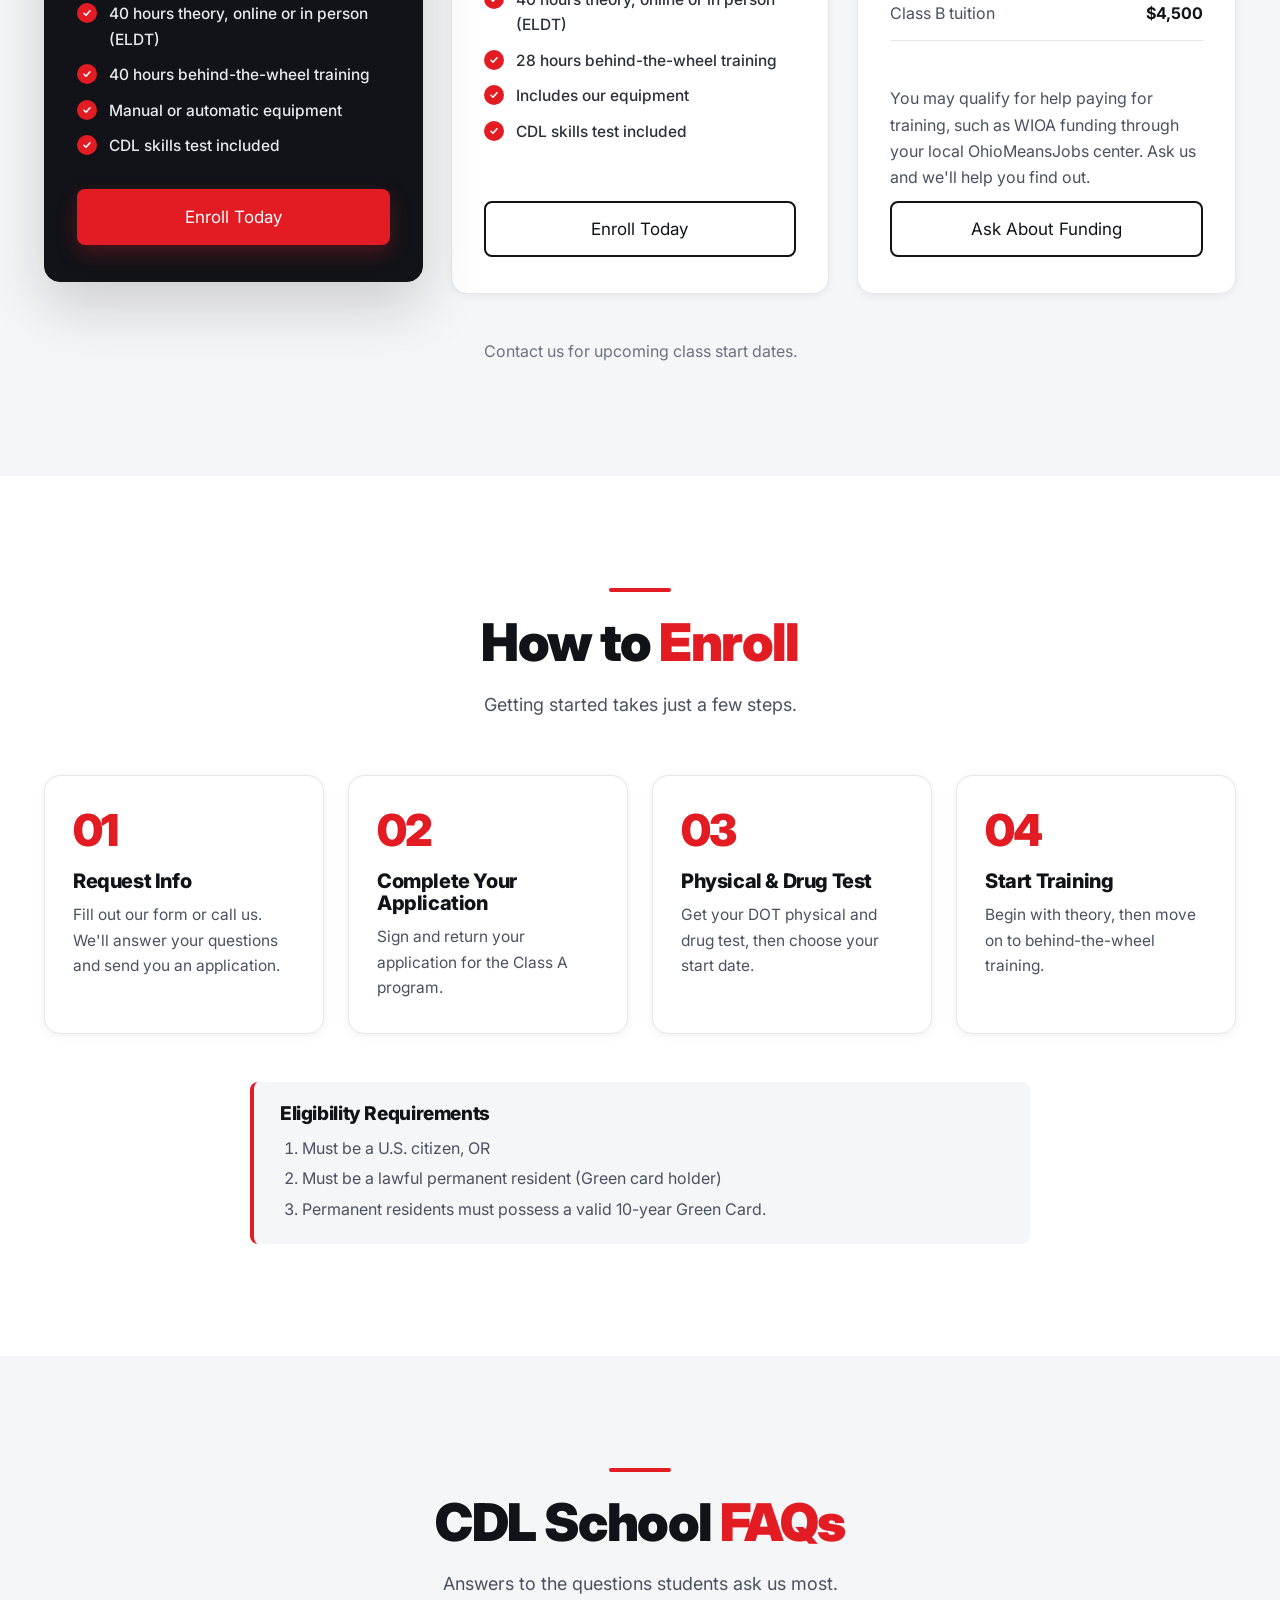
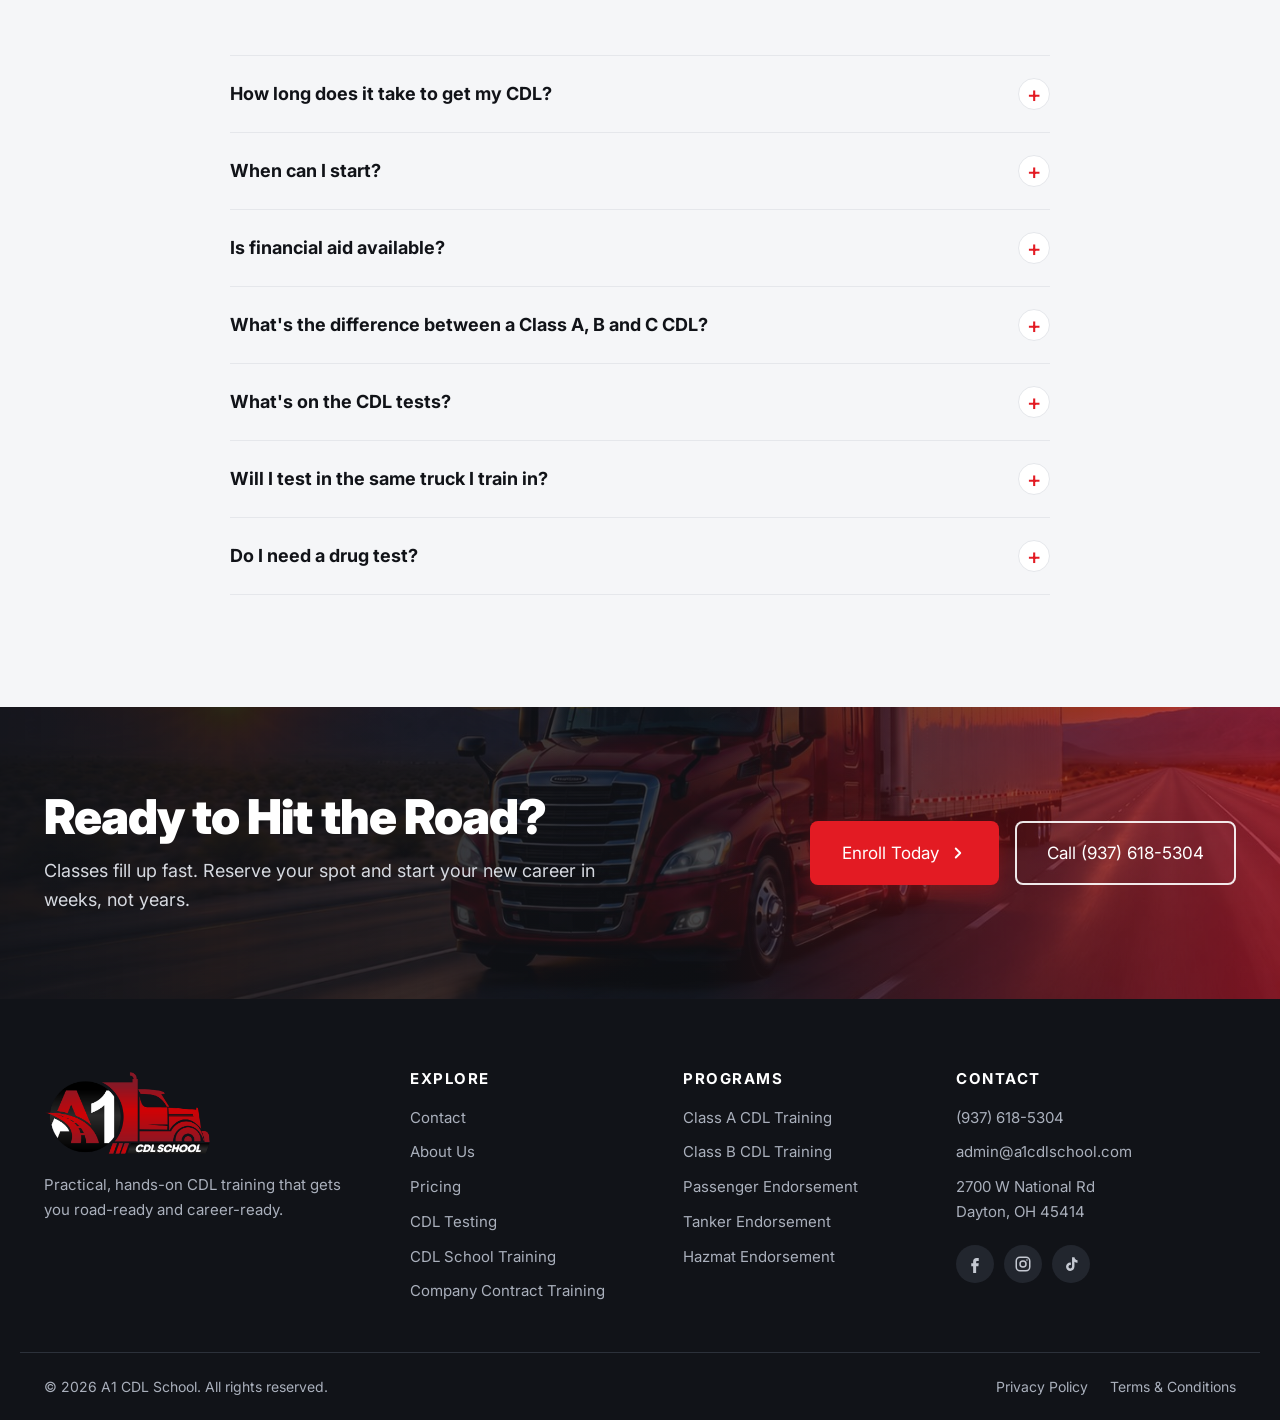
<file: cdl-school-training.html>
<!doctype html>
<html lang="en">

<head>
  <meta charset="utf-8" />
  <meta name="viewport" content="width=device-width, initial-scale=1" />
  <title>Class A &amp; Class B CDL School in Dayton, Ohio | A1 CDL School</title>
  <meta name="description"
    content="Get your Class A or Class B CDL at A1 CDL School in Dayton, Ohio. ELDT theory, behind-the-wheel training and your CDL skills test in one program." />
  <meta name="theme-color" content="#111318" />
  <link rel="canonical" href="https://a1cdlschool.com/cdl-school-training.html" />
  <meta property="og:type" content="website" />
  <meta property="og:site_name" content="A1 CDL School" />
  <meta property="og:locale" content="en_US" />
  <meta property="og:title" content="Class A &amp; Class B CDL School in Dayton, Ohio | A1 CDL School" />
  <meta property="og:description" content="Get your Class A or Class B CDL at A1 CDL School in Dayton, Ohio. ELDT theory, behind-the-wheel training and your CDL skills test in one program." />
  <meta property="og:url" content="https://a1cdlschool.com/cdl-school-training.html" />
  <meta property="og:image" content="https://a1cdlschool.com/assets/og-image.jpg" />
  <meta property="og:image:width" content="1200" />
  <meta property="og:image:height" content="630" />
  <meta property="og:image:alt" content="A1 CDL School: Class A and Class B CDL training in Dayton, Ohio" />
  <meta name="twitter:card" content="summary_large_image" />
  <meta name="twitter:title" content="Class A &amp; Class B CDL School in Dayton, Ohio | A1 CDL School" />
  <meta name="twitter:description" content="Get your Class A or Class B CDL at A1 CDL School in Dayton, Ohio. ELDT theory, behind-the-wheel training and your CDL skills test in one program." />
  <meta name="twitter:image" content="https://a1cdlschool.com/assets/og-image.jpg" />
  <meta name="twitter:image:alt" content="A1 CDL School: Class A and Class B CDL training in Dayton, Ohio" />
  <link rel="icon" href="assets/favicon-32.png" type="image/png" sizes="32x32" />
  <link rel="apple-touch-icon" href="assets/apple-touch-icon.png" />
  <link rel="preconnect" href="https://fonts.googleapis.com" />
  <link rel="preconnect" href="https://fonts.gstatic.com" crossorigin />
  <link href="https://fonts.googleapis.com/css2?family=Inter:wght@400;500;600;700;800;900&display=swap"
    rel="stylesheet" />
  <link rel="stylesheet" href="css/styles.css" />
  <script type="application/ld+json">
    {
      "@context": "https://schema.org",
      "@graph": [
        {
          "@type": "Course",
          "name": "Class A CDL Program",
          "description": "A complete Class A CDL program with ELDT theory, behind-the-wheel training and the CDL skills test.",
          "url": "https://a1cdlschool.com/cdl-school-training.html",
          "provider": {
            "@type": "Organization",
            "name": "A1 CDL School",
            "sameAs": "https://a1cdlschool.com/"
          }
        },
        {
          "@type": "Course",
          "name": "Class B CDL Program",
          "description": "A complete Class B CDL program with ELDT theory, behind-the-wheel training and the CDL skills test.",
          "url": "https://a1cdlschool.com/cdl-school-training.html",
          "provider": {
            "@type": "Organization",
            "name": "A1 CDL School",
            "sameAs": "https://a1cdlschool.com/"
          }
        },
        {
          "@type": "FAQPage",
          "mainEntity": [
            {
              "@type": "Question",
              "name": "How long does it take to get my CDL?",
              "acceptedAnswer": {
                "@type": "Answer",
                "text": "Many students finish in about 30 days once they are fully enrolled and their paperwork is complete."
              }
            },
            {
              "@type": "Question",
              "name": "When can I start?",
              "acceptedAnswer": {
                "@type": "Answer",
                "text": "Start dates depend on student and instructor availability. Contact us for our next available dates."
              }
            },
            {
              "@type": "Question",
              "name": "Is financial aid available?",
              "acceptedAnswer": {
                "@type": "Answer",
                "text": "You may qualify for funding through the Workforce Innovation and Opportunity Act (WIOA) at your local OhioMeansJobs center, especially if you are unemployed or returning to the workforce. Contact us and we can help you get started."
              }
            },
            {
              "@type": "Question",
              "name": "What's the difference between a Class A, B and C CDL?",
              "acceptedAnswer": {
                "@type": "Answer",
                "text": "A Class A CDL lets you drive combination vehicles like tractor-trailers. A Class B CDL covers heavy single vehicles such as straight trucks, dump trucks and buses. A Class C CDL covers smaller vehicles that carry 16 or more passengers or placarded hazardous materials."
              }
            },
            {
              "@type": "Question",
              "name": "What's on the CDL tests?",
              "acceptedAnswer": {
                "@type": "Answer",
                "text": "To get your Commercial Learner's Permit you take knowledge tests, including general knowledge, air brakes and combination vehicles for Class A. The skills test has three parts: a pre-trip inspection, basic vehicle control (backing maneuvers) and an on-road driving test. You must hold your permit for at least 14 days before taking the skills test."
              }
            },
            {
              "@type": "Question",
              "name": "Will I test in the same truck I train in?",
              "acceptedAnswer": {
                "@type": "Answer",
                "text": "Yes. Students generally train and test on the same equipment, so test day feels familiar."
              }
            },
            {
              "@type": "Question",
              "name": "Do I need a drug test?",
              "acceptedAnswer": {
                "@type": "Answer",
                "text": "Yes. A DOT drug test is required before you start training, and it is separate from your DOT physical. We'll help you schedule both."
              }
            }
          ]
        }
      ]
    }
  </script>
</head>

<body>
  <a class="skip-link" href="#main">Skip to content</a>

  <!-- ============ Top bar ============ -->
  <div class="topbar" id="top">
    <div class="container topbar-inner">
      <div class="topbar-contact">
        <a href="tel:+19376185304">
          <svg viewBox="0 0 24 24" aria-hidden="true">
            <path d="M5 4h4l2 5-2.5 1.5a11 11 0 005 5L15 13l5 2v4a2 2 0 01-2 2A16 16 0 013 6a2 2 0 012-2" />
          </svg>
          (937) 618-5304
        </a>
        <a href="mailto:admin@a1cdlschool.com" class="topbar-email">
          <svg viewBox="0 0 24 24" aria-hidden="true">
            <rect x="3" y="5" width="18" height="14" rx="2" />
            <path d="M3 7l9 6 9-6" />
          </svg>
          admin@a1cdlschool.com
        </a>
      </div>
      <ul class="social" aria-label="Social media">
        <li><a href="https://www.facebook.com/profile.php?id=61554712478374" aria-label="Facebook" target="_blank"
            rel="noopener"><svg viewBox="0 0 24 24" aria-hidden="true">
              <path class="fill"
                d="M14 8h3V4h-3c-2.8 0-4.5 1.8-4.5 4.6V11H7v4h2.5v9h4v-9h3l.5-4h-3.5V9c0-.6.4-1 1-1z" />
            </svg></a></li>
        <li><a href="https://www.instagram.com/a1cdltraining/" aria-label="Instagram" target="_blank"
            rel="noopener"><svg viewBox="0 0 24 24" aria-hidden="true">
              <rect x="3" y="3" width="18" height="18" rx="5" />
              <circle cx="12" cy="12" r="4" />
              <circle class="fill" cx="17.3" cy="6.7" r="1.1" />
            </svg></a></li>
        <li><a href="https://www.tiktok.com/@a1cdltraining" aria-label="TikTok" target="_blank" rel="noopener"><svg
              viewBox="0 0 24 24" aria-hidden="true">
              <path class="fill"
                d="M16.6 3c.4 2.3 1.8 3.8 4.1 4v3.2c-1.5.1-2.9-.4-4.1-1.2v6.3c0 3.6-2.5 5.9-5.6 5.9a5.6 5.6 0 01-5.6-5.6c0-3.4 2.8-5.9 6.4-5.5v3.3c-1.6-.4-3.1.5-3.1 2.2 0 1.3 1 2.3 2.3 2.3 1.4 0 2.4-.9 2.4-2.9V3h3.2z" />
            </svg></a></li>
      </ul>
    </div>
  </div>

  <!-- ============ Header ============ -->
  <header class="site-header">
    <div class="container header-inner">
      <a href="index.html" class="brand" aria-label="A1 CDL School home">
        <img src="assets/logo-white.png" alt="A1 CDL School" width="600" height="301" />
      </a>

      <nav class="main-nav" id="main-nav" aria-label="Primary">
        <ul>
          <li><a href="index.html">Home</a></li>
          <li class="has-sub">
            <a href="index.html#training" class="active">CDL Training <svg class="caret" viewBox="0 0 24 24" aria-hidden="true">
                <path d="M6 9l6 6 6-6" />
              </svg></a>
            <ul class="sub-nav">
              <li><a href="company-contract-training.html">Company Contract Training</a></li>
              <li><a href="cdl-school-training.html" aria-current="page">CDL School Training</a></li>
            </ul>
          </li>
          <li><a href="cdl-testing.html">CDL Testing</a></li>
          <li><a href="pricing.html">Pricing</a></li>
          <li><a href="about.html">About Us</a></li>
          <li><a href="contact.html">Contact</a></li>
        </ul>
        <a href="contact.html" class="btn btn-primary nav-cta">Get Started <svg class="chev" viewBox="0 0 24 24"
            aria-hidden="true">
            <path d="M9 6l6 6-6 6" />
          </svg></a>
      </nav>

      <a href="contact.html" class="btn btn-primary header-cta">Get Started <svg class="chev" viewBox="0 0 24 24"
          aria-hidden="true">
          <path d="M9 6l6 6-6 6" />
        </svg></a>

      <button class="nav-toggle" aria-controls="main-nav" aria-expanded="false" aria-label="Open menu">
        <span></span><span></span><span></span>
      </button>
    </div>
  </header>

  <main id="main">
    <!-- Prices and hours come from the client's pricing update. PLACEHOLDER CONTENT: schedules and policies
         on this page are sample details. Replace them with A1 CDL School's real program details before launch. -->

    <section class="page-hero page-hero-photo hero-training">
      <div class="container">
        <span class="rule"></span>
        <h1>CDL School Training</h1>
        <p>Complete Class A and Class B CDL programs for individuals, from theory to test day.</p>
        <a href="contact.html" class="btn btn-primary btn-lg">Enroll Today <svg class="chev" viewBox="0 0 24 24" aria-hidden="true">
                <path d="M9 6l6 6-6 6" />
              </svg></a>
      </div>
    </section>

    <section class="section section-intro">
      <div class="container">
        <div class="section-head reveal">
          <span class="rule" aria-hidden="true"></span>
          <h2>Your Path to a <span class="text-red">CDL</span></h2>
          <p>Our Class A and Class B programs take you from your permit to your CDL skills test with experienced instructors and real equipment. Many students finish in about 30 days once they are fully enrolled.</p>
        </div>
      </div>
    </section>

    <section class="section bg-soft">
      <div class="container">
        <div class="section-head reveal">
          <span class="rule" aria-hidden="true"></span>
          <h2>Program &amp; <span class="text-red">Pricing</span></h2>
          <p>One price covers your training and your CDL skills test, with no application or extra fees.</p>
        </div>
        <div class="cards">
          <article class="card card-featured reveal">
            <div class="card-tag">80 course hours</div>
            <h3>Class A CDL Program</h3>
            <p class="card-price"><small>Total tuition</small>$5,800</p>
            <p class="card-desc">Drive tractor-trailers and combination vehicles for over-the-road, regional and local
              jobs.</p>
            <ul class="checklist small">
              <li>40 hours theory, online or in person (ELDT)</li>
              <li>40 hours behind-the-wheel training</li>
              <li>Manual or automatic equipment</li>
              <li>CDL skills test included</li>
            </ul>
            <a href="contact.html" class="btn btn-primary">Enroll Today</a>
          </article>

          <article class="card reveal">
            <div class="card-tag">68 course hours</div>
            <h3>Class B CDL Program</h3>
            <p class="card-price"><small>Total tuition</small>$4,500</p>
            <p class="card-desc">Drive straight trucks, dump trucks and other heavy single vehicles for local jobs.</p>
            <ul class="checklist small">
              <li>40 hours theory, online or in person (ELDT)</li>
              <li>28 hours behind-the-wheel training</li>
              <li>Includes our equipment</li>
              <li>CDL skills test included</li>
            </ul>
            <a href="contact.html" class="btn btn-outline-dark">Enroll Today</a>
          </article>

          <article class="card reveal">
            <div class="card-tag">Cost breakdown</div>
            <h3>What You Pay</h3>
            <dl class="cost-list">
              <div>
                <dt>Application fee</dt>
                <dd>$0</dd>
              </div>
              <div>
                <dt>Other fees</dt>
                <dd>$0</dd>
              </div>
              <div>
                <dt>Class A tuition</dt>
                <dd>$5,800</dd>
              </div>
              <div>
                <dt>Class B tuition</dt>
                <dd>$4,500</dd>
              </div>
            </dl>
            <p class="card-desc">You may qualify for help paying for training, such as WIOA funding through your local
              OhioMeansJobs center. Ask us and we'll help you find out.</p>
            <a href="contact.html" class="btn btn-outline-dark">Ask About Funding</a>
          </article>
        </div>
        <p class="programs-note reveal">Contact us for upcoming class start dates.</p>
      </div>
    </section>

    <section class="section">
      <div class="container">
        <div class="section-head reveal">
          <span class="rule" aria-hidden="true"></span>
          <h2>How to <span class="text-red">Enroll</span></h2>
          <p>Getting started takes just a few steps.</p>
        </div>
        <ol class="steps">
          <li class="step reveal">
            <span class="step-num">01</span>
            <h3>Request Info</h3>
            <p>Fill out our form or call us. We'll answer your questions and send you an application.</p>
          </li>
          <li class="step reveal">
            <span class="step-num">02</span>
            <h3>Complete Your Application</h3>
            <p>Sign and return your application for the Class A program.</p>
          </li>
          <li class="step reveal">
            <span class="step-num">03</span>
            <h3>Physical &amp; Drug Test</h3>
            <p>Get your DOT physical and drug test, then choose your start date.</p>
          </li>
          <li class="step reveal">
            <span class="step-num">04</span>
            <h3>Start Training</h3>
            <p>Begin with theory, then move on to behind-the-wheel training.</p>
          </li>
        </ol>
        <div class="eligibility reveal">
          <h3>Eligibility Requirements</h3>
          <ol>
            <li>Must be a U.S. citizen, OR</li>
            <li>Must be a lawful permanent resident (Green card holder)</li>
            <li>Permanent residents must possess a valid 10-year Green Card.</li>
          </ol>
        </div>
      </div>
    </section>

    <section class="section bg-soft">
      <div class="container">
        <div class="section-head reveal">
          <span class="rule" aria-hidden="true"></span>
          <h2>CDL School <span class="text-red">FAQs</span></h2>
          <p>Answers to the questions students ask us most.</p>
        </div>
        <div class="faq reveal">
          <details>
            <summary>How long does it take to get my CDL?</summary>
            <p>Many students finish in about 30 days once they are fully enrolled and their paperwork is complete.</p>
          </details>
          <details>
            <summary>When can I start?</summary>
            <p>Start dates depend on student and instructor availability. Contact us for our next available dates.</p>
          </details>
          <details>
            <summary>Is financial aid available?</summary>
            <p>You may qualify for funding through the Workforce Innovation and Opportunity Act (WIOA) at your local OhioMeansJobs center, especially if you are unemployed or returning to the workforce. Contact us and we can help you get started.</p>
          </details>
          <details>
            <summary>What's the difference between a Class A, B and C CDL?</summary>
            <p>A Class A CDL lets you drive combination vehicles like tractor-trailers. A Class B CDL covers heavy single vehicles such as straight trucks, dump trucks and buses. A Class C CDL covers smaller vehicles that carry 16 or more passengers or placarded hazardous materials.</p>
          </details>
          <details>
            <summary>What's on the CDL tests?</summary>
            <p>To get your Commercial Learner's Permit you take knowledge tests, including general knowledge, air brakes and combination vehicles for Class A. The skills test has three parts: a pre-trip inspection, basic vehicle control (backing maneuvers) and an on-road driving test. You must hold your permit for at least 14 days before taking the skills test.</p>
          </details>
          <details>
            <summary>Will I test in the same truck I train in?</summary>
            <p>Yes. Students generally train and test on the same equipment, so test day feels familiar.</p>
          </details>
          <details>
            <summary>Do I need a drug test?</summary>
            <p>Yes. A DOT drug test is required before you start training, and it is separate from your DOT physical. We'll help you schedule both.</p>
          </details>
        </div>
      </div>
    </section>

    <section class="cta-band">
      <div class="cta-bg" aria-hidden="true"></div>
      <div class="container cta-inner reveal">
        <div>
          <h2>Ready to Hit the Road?</h2>
          <p>Classes fill up fast. Reserve your spot and start your new career in weeks, not years.</p>
        </div>
        <div class="cta-actions">
          <a href="contact.html" class="btn btn-primary btn-lg">Enroll Today <svg class="chev" viewBox="0 0 24 24" aria-hidden="true">
                <path d="M9 6l6 6-6 6" />
              </svg></a>
          <a href="tel:+19376185304" class="btn btn-outline btn-lg">Call (937) 618-5304</a>
        </div>
      </div>
    </section>
  </main>

  <!-- ============ Footer ============ -->
  <footer class="site-footer">
    <div class="container footer-grid">
      <div class="footer-brand">
        <img src="assets/logo-white.png" alt="A1 CDL School" width="600" height="301" loading="lazy" />
        <p>Practical, hands-on CDL training that gets you road-ready and career-ready.</p>
      </div>
      <div>
        <h4>Explore</h4>
        <ul>
          <li><a href="contact.html">Contact</a></li>
          <li><a href="about.html">About Us</a></li>
          <li><a href="pricing.html">Pricing</a></li>
          <li><a href="cdl-testing.html">CDL Testing</a></li>
          <li><a href="cdl-school-training.html">CDL School Training</a></li>
          <li><a href="company-contract-training.html">Company Contract Training</a></li>
        </ul>
      </div>
      <div>
        <h4>Programs</h4>
        <ul>
          <li><a href="index.html#programs">Class A CDL Training</a></li>
          <li><a href="index.html#programs">Class B CDL Training</a></li>
          <li><a href="index.html#endorsements">Passenger Endorsement</a></li>
          <li><a href="index.html#endorsements">Tanker Endorsement</a></li>
          <li><a href="index.html#endorsements">Hazmat Endorsement</a></li>
        </ul>
      </div>
      <div>
        <h4>Contact</h4>
        <ul>
          <li><a href="tel:+19376185304">(937) 618-5304</a></li>
          <li><a href="mailto:admin@a1cdlschool.com">admin@a1cdlschool.com</a></li>
          <li>2700 W National Rd<br />Dayton, OH 45414</li>
        </ul>
        <ul class="social social-footer" aria-label="Social media">
          <li><a href="https://www.facebook.com/profile.php?id=61554712478374" aria-label="Facebook" target="_blank"
              rel="noopener"><svg viewBox="0 0 24 24" aria-hidden="true">
                <path class="fill"
                  d="M14 8h3V4h-3c-2.8 0-4.5 1.8-4.5 4.6V11H7v4h2.5v9h4v-9h3l.5-4h-3.5V9c0-.6.4-1 1-1z" />
              </svg></a></li>
          <li><a href="https://www.instagram.com/a1cdltraining/" aria-label="Instagram" target="_blank"
              rel="noopener"><svg viewBox="0 0 24 24" aria-hidden="true">
                <rect x="3" y="3" width="18" height="18" rx="5" />
                <circle cx="12" cy="12" r="4" />
                <circle class="fill" cx="17.3" cy="6.7" r="1.1" />
              </svg></a></li>
          <li><a href="https://www.tiktok.com/@a1cdltraining" aria-label="TikTok" target="_blank" rel="noopener"><svg
                viewBox="0 0 24 24" aria-hidden="true">
                <path class="fill"
                  d="M16.6 3c.4 2.3 1.8 3.8 4.1 4v3.2c-1.5.1-2.9-.4-4.1-1.2v6.3c0 3.6-2.5 5.9-5.6 5.9a5.6 5.6 0 01-5.6-5.6c0-3.4 2.8-5.9 6.4-5.5v3.3c-1.6-.4-3.1.5-3.1 2.2 0 1.3 1 2.3 2.3 2.3 1.4 0 2.4-.9 2.4-2.9V3h3.2z" />
              </svg></a></li>
        </ul>
      </div>
    </div>
    <div class="container footer-bottom">
      <p>&copy; <span id="year">2026</span> A1 CDL School. All rights reserved.</p>
      <ul class="footer-legal">
        <li><a href="privacy.html">Privacy Policy</a></li>
        <li><a href="terms.html">Terms &amp; Conditions</a></li>
      </ul>
    </div>
  </footer>

  <script src="js/main.js"></script>
</body>

</html>
</file>
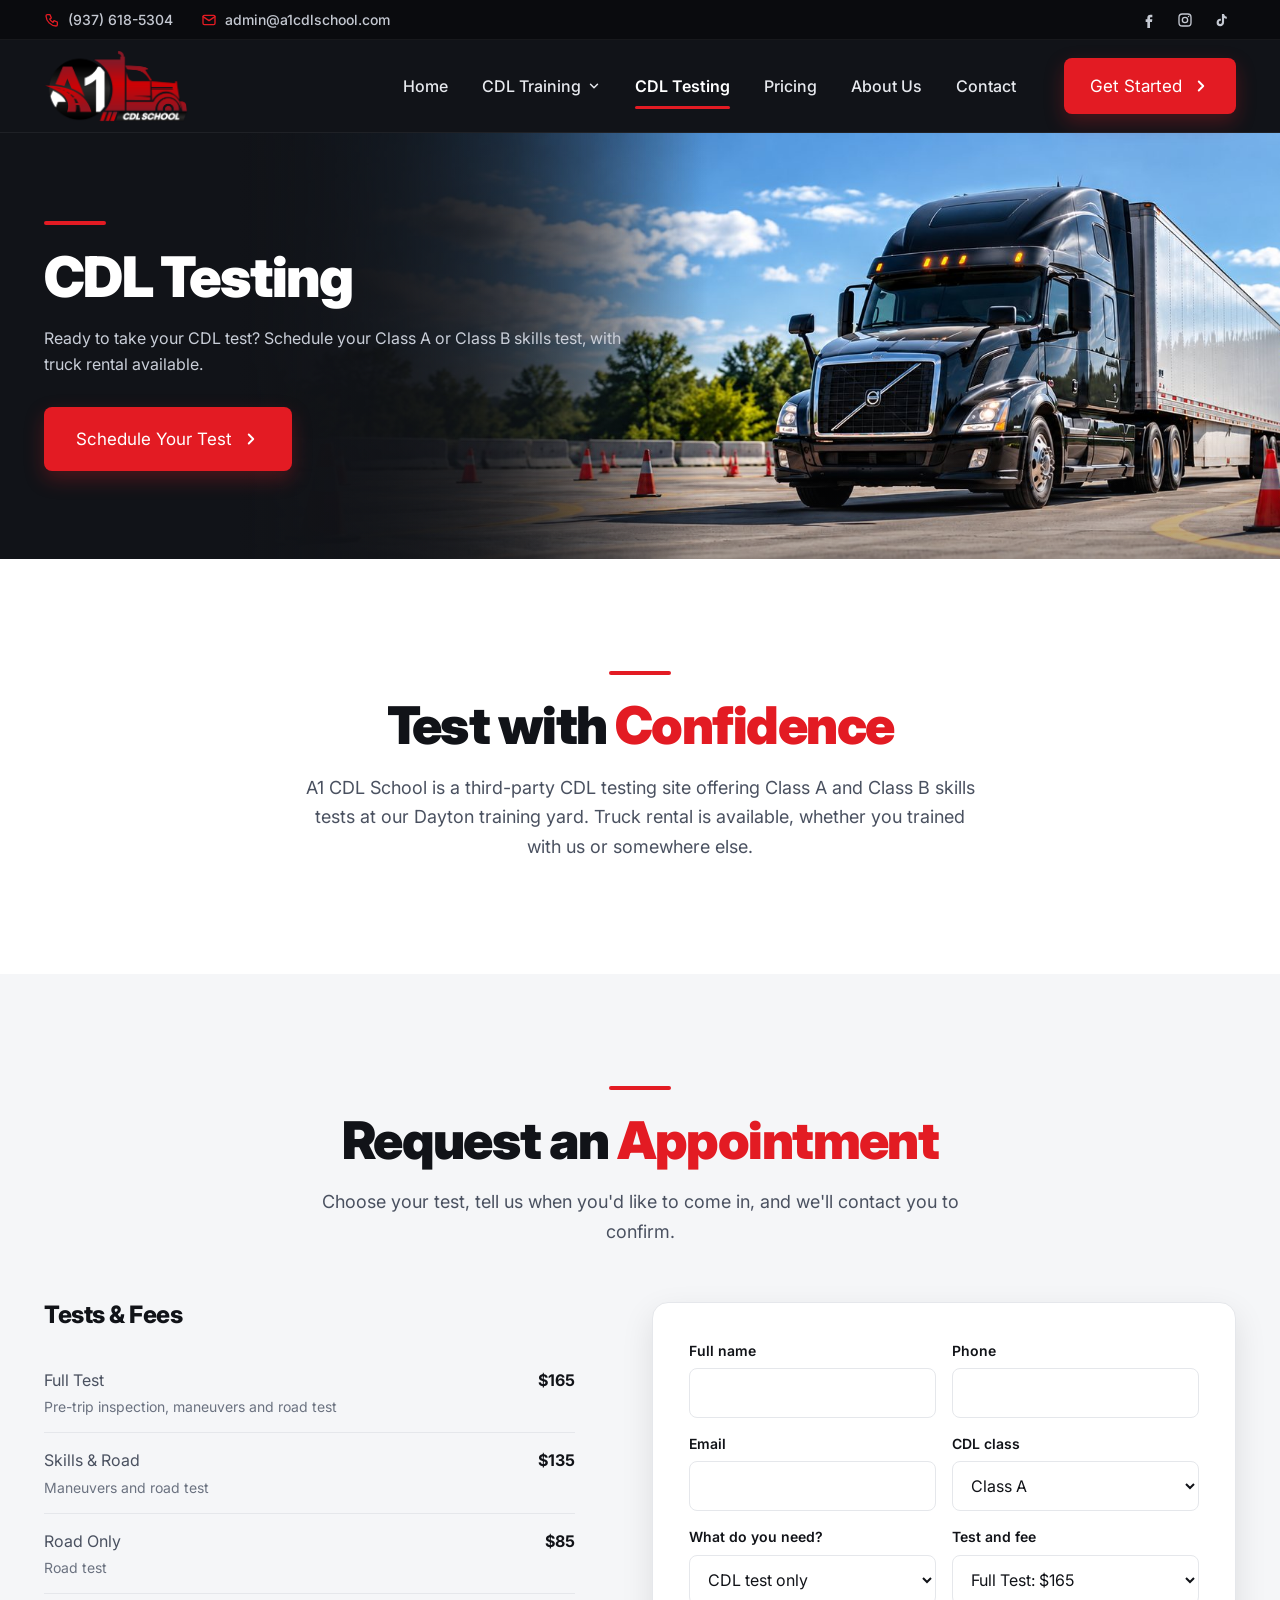
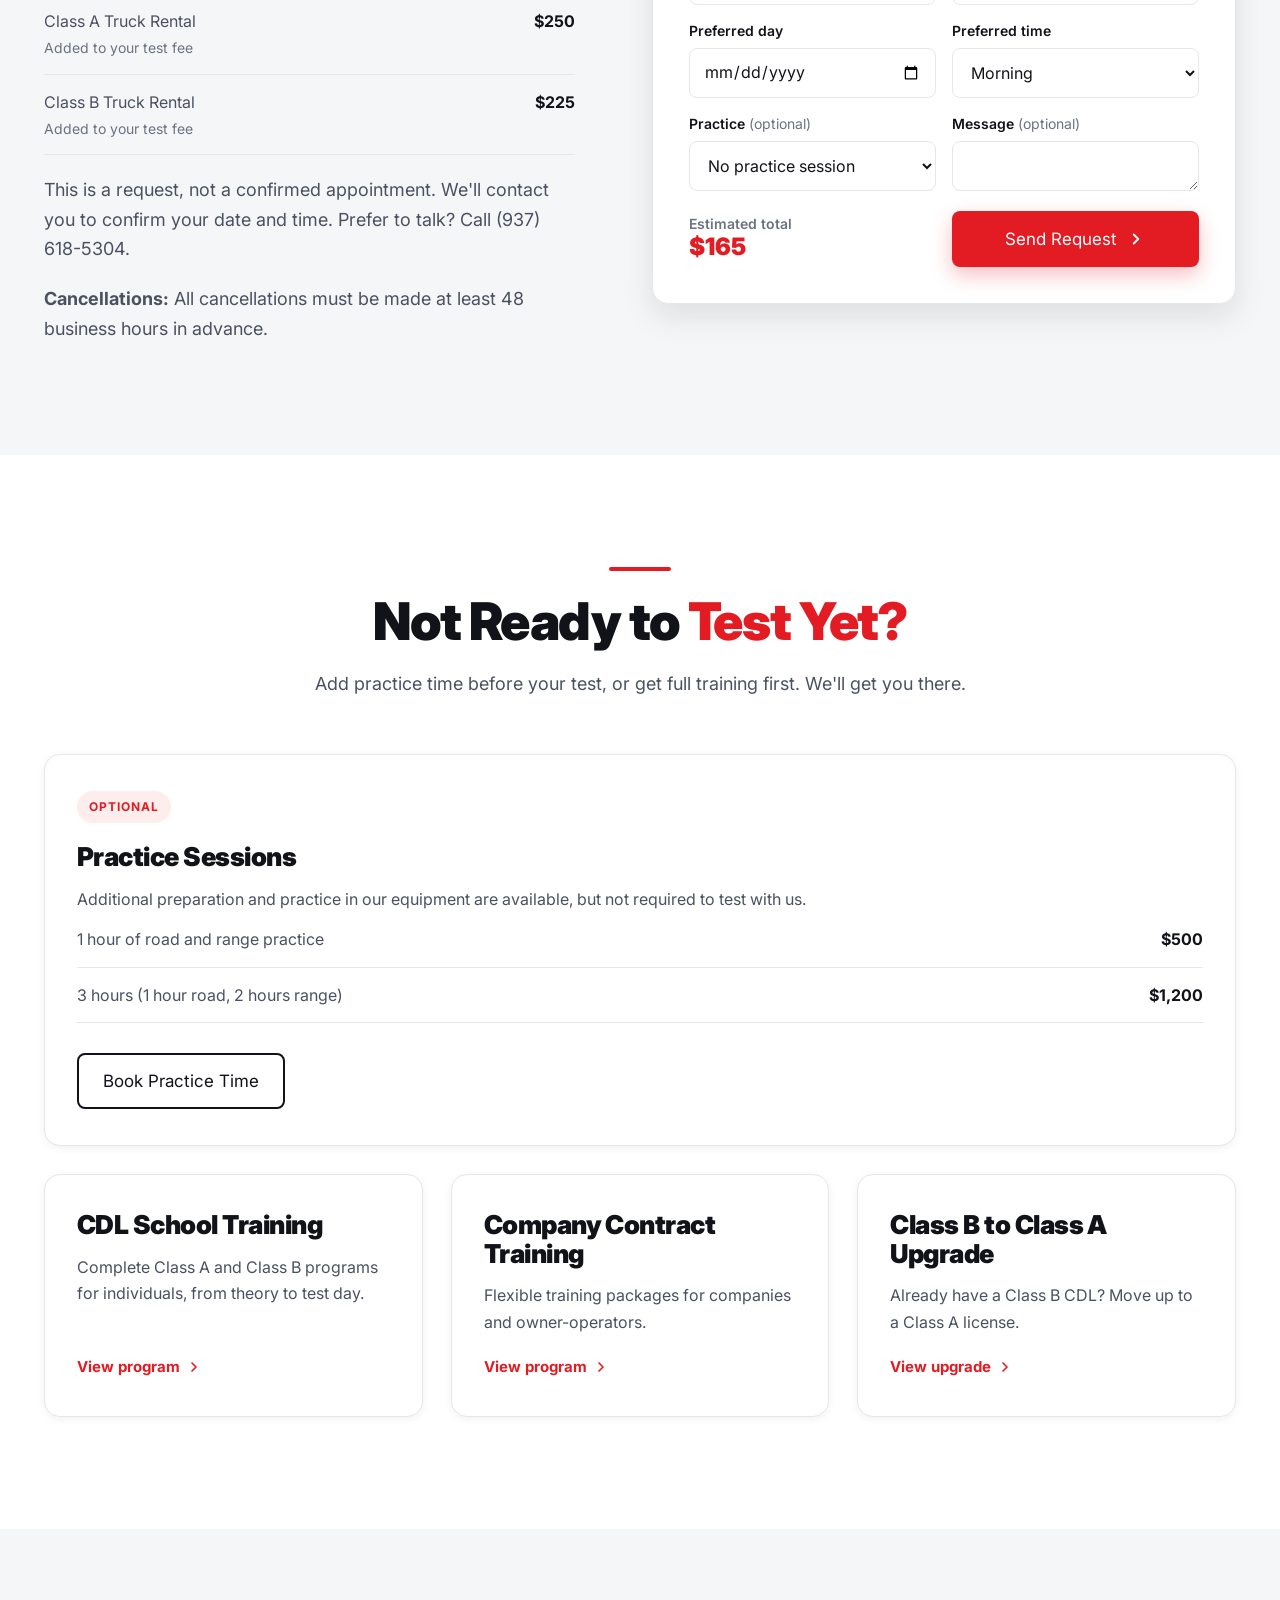
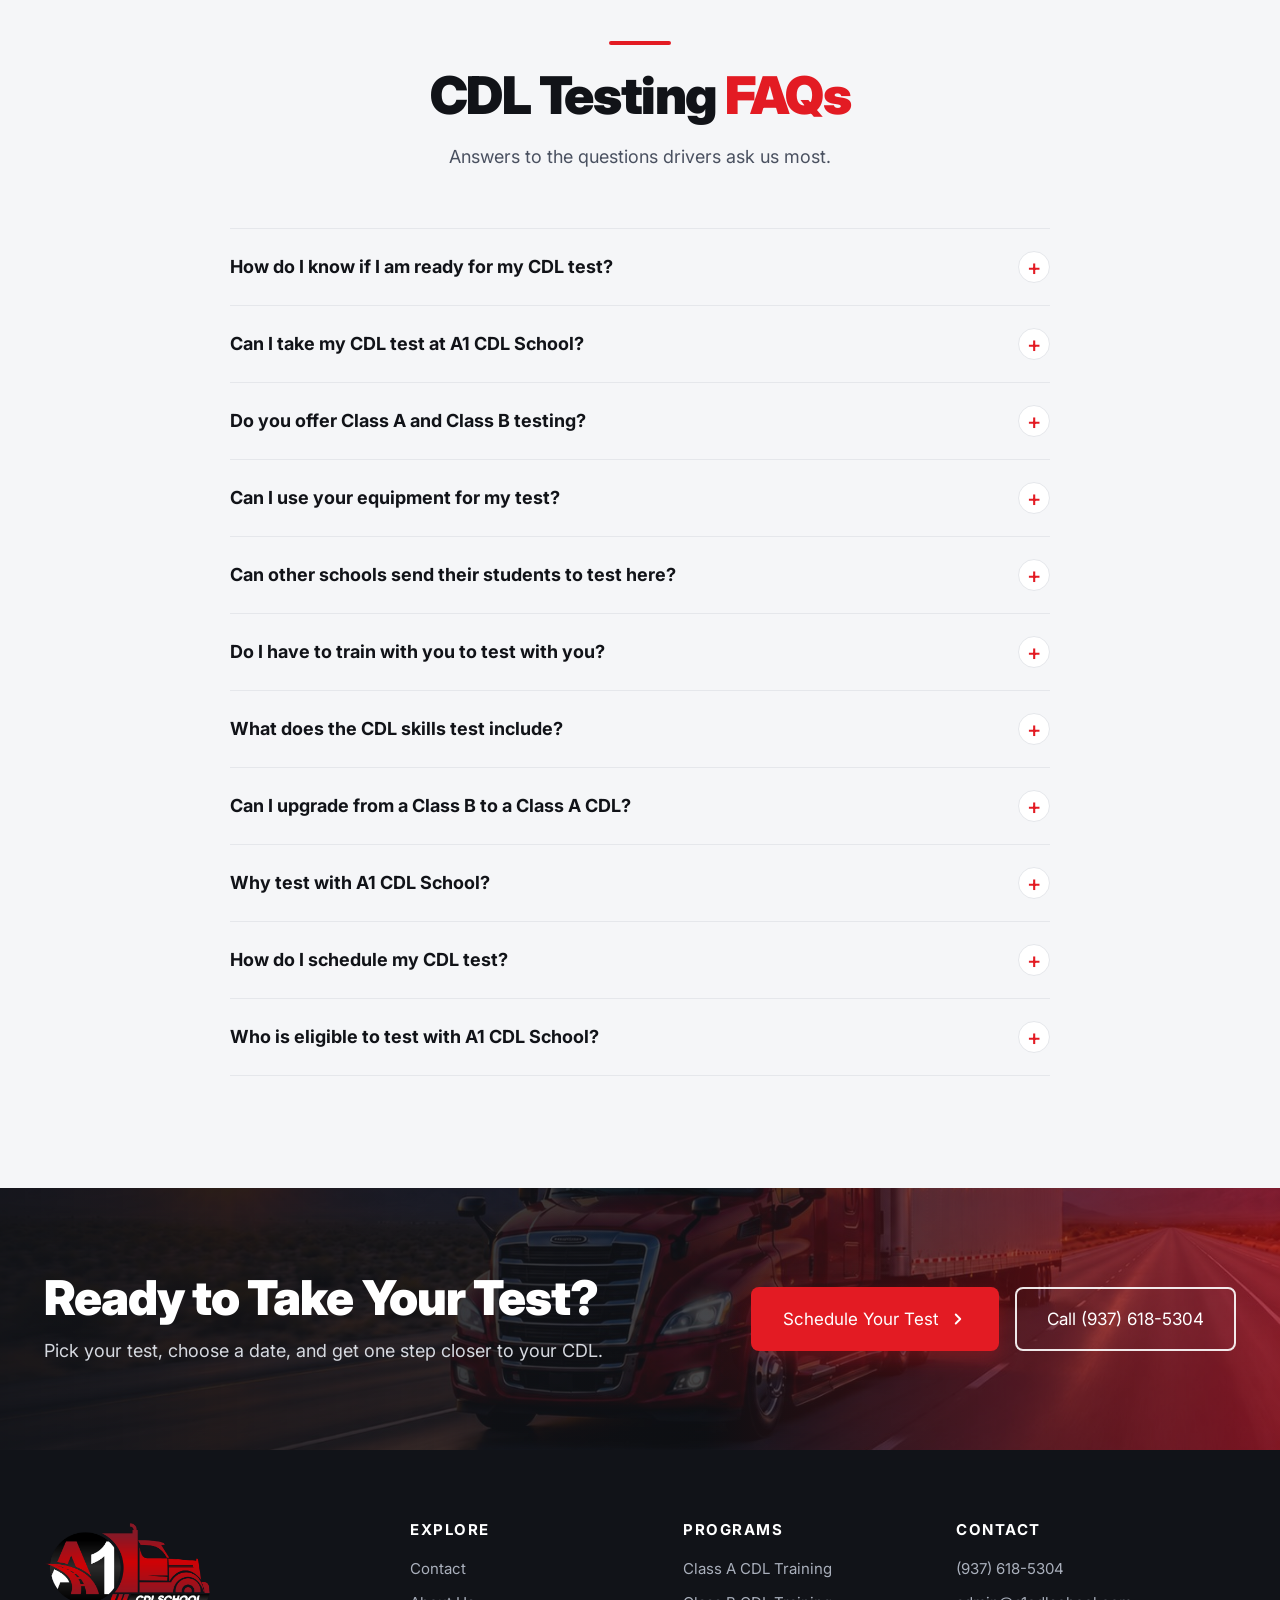
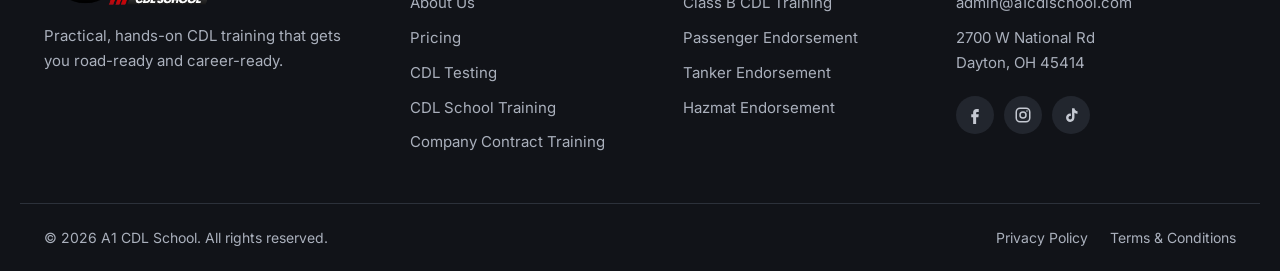
<file: cdl-testing.html>
<!doctype html>
<html lang="en">

<head>
  <meta charset="utf-8" />
  <meta name="viewport" content="width=device-width, initial-scale=1" />
  <title>CDL Skills Testing in Dayton, Ohio | A1 CDL School</title>
  <meta name="description"
    content="Schedule your Class A or Class B CDL skills test in Dayton, Ohio. Full, skills and road, and road-only tests, with truck rental available." />
  <meta name="theme-color" content="#111318" />
  <link rel="canonical" href="https://a1cdlschool.com/cdl-testing.html" />
  <meta property="og:type" content="website" />
  <meta property="og:site_name" content="A1 CDL School" />
  <meta property="og:locale" content="en_US" />
  <meta property="og:title" content="CDL Skills Testing in Dayton, Ohio | A1 CDL School" />
  <meta property="og:description" content="Schedule your Class A or Class B CDL skills test in Dayton, Ohio. Full, skills and road, and road-only tests, with truck rental available." />
  <meta property="og:url" content="https://a1cdlschool.com/cdl-testing.html" />
  <meta property="og:image" content="https://a1cdlschool.com/assets/og-image.jpg" />
  <meta property="og:image:width" content="1200" />
  <meta property="og:image:height" content="630" />
  <meta property="og:image:alt" content="A1 CDL School: Class A and Class B CDL training in Dayton, Ohio" />
  <meta name="twitter:card" content="summary_large_image" />
  <meta name="twitter:title" content="CDL Skills Testing in Dayton, Ohio | A1 CDL School" />
  <meta name="twitter:description" content="Schedule your Class A or Class B CDL skills test in Dayton, Ohio. Full, skills and road, and road-only tests, with truck rental available." />
  <meta name="twitter:image" content="https://a1cdlschool.com/assets/og-image.jpg" />
  <meta name="twitter:image:alt" content="A1 CDL School: Class A and Class B CDL training in Dayton, Ohio" />
  <link rel="icon" href="assets/favicon-32.png" type="image/png" sizes="32x32" />
  <link rel="apple-touch-icon" href="assets/apple-touch-icon.png" />
  <link rel="preconnect" href="https://fonts.googleapis.com" />
  <link rel="preconnect" href="https://fonts.gstatic.com" crossorigin />
  <link href="https://fonts.googleapis.com/css2?family=Inter:wght@400;500;600;700;800;900&display=swap"
    rel="stylesheet" />
  <link rel="stylesheet" href="css/styles.css" />
  <script type="application/ld+json">
    {
      "@context": "https://schema.org",
      "@graph": [
        {
          "@type": "FAQPage",
          "mainEntity": [
            {
              "@type": "Question",
              "name": "How do I know if I am ready for my CDL test?",
              "acceptedAnswer": {
                "@type": "Answer",
                "text": "You're ready when you can safely and confidently complete the pre-trip inspection, basic vehicle control and the road test. Our instructors can help you decide if you are ready."
              }
            },
            {
              "@type": "Question",
              "name": "Can I take my CDL test at A1 CDL School?",
              "acceptedAnswer": {
                "@type": "Answer",
                "text": "Yes. We are a third-party CDL testing site for Class A and Class B skills tests."
              }
            },
            {
              "@type": "Question",
              "name": "Do you offer Class A and Class B testing?",
              "acceptedAnswer": {
                "@type": "Answer",
                "text": "Yes, we offer skills testing for both."
              }
            },
            {
              "@type": "Question",
              "name": "Can I use your equipment for my test?",
              "acceptedAnswer": {
                "@type": "Answer",
                "text": "Yes. Truck rental is $250 for Class A or $225 for Class B, added to your test fee."
              }
            },
            {
              "@type": "Question",
              "name": "Can other schools send their students to test here?",
              "acceptedAnswer": {
                "@type": "Answer",
                "text": "In many cases, yes. Contact us to confirm availability and requirements."
              }
            },
            {
              "@type": "Question",
              "name": "Do I have to train with you to test with you?",
              "acceptedAnswer": {
                "@type": "Answer",
                "text": "No. You can test with us even if you trained somewhere else. Contact us to confirm your test."
              }
            },
            {
              "@type": "Question",
              "name": "What does the CDL skills test include?",
              "acceptedAnswer": {
                "@type": "Answer",
                "text": "The full test has three parts: a pre-trip vehicle inspection, basic vehicle control (backing maneuvers) and an on-road driving test."
              }
            },
            {
              "@type": "Question",
              "name": "Can I upgrade from a Class B to a Class A CDL?",
              "acceptedAnswer": {
                "@type": "Answer",
                "text": "Yes. See our Class B to Class A upgrade package, or contact us to schedule your Class A test."
              }
            },
            {
              "@type": "Question",
              "name": "Why test with A1 CDL School?",
              "acceptedAnswer": {
                "@type": "Answer",
                "text": "Affordable pricing, flexible scheduling, experienced staff and test-ready equipment."
              }
            },
            {
              "@type": "Question",
              "name": "How do I schedule my CDL test?",
              "acceptedAnswer": {
                "@type": "Answer",
                "text": "Request an appointment or call (937) 618-5304. We will go over your options, available dates, equipment, cost and what to bring on test day."
              }
            },
            {
              "@type": "Question",
              "name": "Who is eligible to test with A1 CDL School?",
              "acceptedAnswer": {
                "@type": "Answer",
                "text": "Must be a U.S. citizen, OR must be a lawful permanent resident (Green card holder). Permanent residents must possess a valid 10-year Green Card."
              }
            }
          ]
        }
      ]
    }
  </script>
</head>

<body>
  <a class="skip-link" href="#main">Skip to content</a>

  <!-- ============ Top bar ============ -->
  <div class="topbar" id="top">
    <div class="container topbar-inner">
      <div class="topbar-contact">
        <a href="tel:+19376185304">
          <svg viewBox="0 0 24 24" aria-hidden="true">
            <path d="M5 4h4l2 5-2.5 1.5a11 11 0 005 5L15 13l5 2v4a2 2 0 01-2 2A16 16 0 013 6a2 2 0 012-2" />
          </svg>
          (937) 618-5304
        </a>
        <a href="mailto:admin@a1cdlschool.com" class="topbar-email">
          <svg viewBox="0 0 24 24" aria-hidden="true">
            <rect x="3" y="5" width="18" height="14" rx="2" />
            <path d="M3 7l9 6 9-6" />
          </svg>
          admin@a1cdlschool.com
        </a>
      </div>
      <ul class="social" aria-label="Social media">
        <li><a href="https://www.facebook.com/profile.php?id=61554712478374" aria-label="Facebook" target="_blank"
            rel="noopener"><svg viewBox="0 0 24 24" aria-hidden="true">
              <path class="fill"
                d="M14 8h3V4h-3c-2.8 0-4.5 1.8-4.5 4.6V11H7v4h2.5v9h4v-9h3l.5-4h-3.5V9c0-.6.4-1 1-1z" />
            </svg></a></li>
        <li><a href="https://www.instagram.com/a1cdltraining/" aria-label="Instagram" target="_blank"
            rel="noopener"><svg viewBox="0 0 24 24" aria-hidden="true">
              <rect x="3" y="3" width="18" height="18" rx="5" />
              <circle cx="12" cy="12" r="4" />
              <circle class="fill" cx="17.3" cy="6.7" r="1.1" />
            </svg></a></li>
        <li><a href="https://www.tiktok.com/@a1cdltraining" aria-label="TikTok" target="_blank" rel="noopener"><svg
              viewBox="0 0 24 24" aria-hidden="true">
              <path class="fill"
                d="M16.6 3c.4 2.3 1.8 3.8 4.1 4v3.2c-1.5.1-2.9-.4-4.1-1.2v6.3c0 3.6-2.5 5.9-5.6 5.9a5.6 5.6 0 01-5.6-5.6c0-3.4 2.8-5.9 6.4-5.5v3.3c-1.6-.4-3.1.5-3.1 2.2 0 1.3 1 2.3 2.3 2.3 1.4 0 2.4-.9 2.4-2.9V3h3.2z" />
            </svg></a></li>
      </ul>
    </div>
  </div>

  <!-- ============ Header ============ -->
  <header class="site-header">
    <div class="container header-inner">
      <a href="index.html" class="brand" aria-label="A1 CDL School home">
        <img src="assets/logo-white.png" alt="A1 CDL School" width="600" height="301" />
      </a>

      <nav class="main-nav" id="main-nav" aria-label="Primary">
        <ul>
          <li><a href="index.html">Home</a></li>
          <li class="has-sub">
            <a href="index.html#training">CDL Training <svg class="caret" viewBox="0 0 24 24" aria-hidden="true">
                <path d="M6 9l6 6 6-6" />
              </svg></a>
            <ul class="sub-nav">
              <li><a href="company-contract-training.html">Company Contract Training</a></li>
              <li><a href="cdl-school-training.html">CDL School Training</a></li>
            </ul>
          </li>
          <li><a href="cdl-testing.html" class="active" aria-current="page">CDL Testing</a></li>
          <li><a href="pricing.html">Pricing</a></li>
          <li><a href="about.html">About Us</a></li>
          <li><a href="contact.html">Contact</a></li>
        </ul>
        <a href="contact.html" class="btn btn-primary nav-cta">Get Started <svg class="chev" viewBox="0 0 24 24"
            aria-hidden="true">
            <path d="M9 6l6 6-6 6" />
          </svg></a>
      </nav>

      <a href="contact.html" class="btn btn-primary header-cta">Get Started <svg class="chev" viewBox="0 0 24 24"
          aria-hidden="true">
          <path d="M9 6l6 6-6 6" />
        </svg></a>

      <button class="nav-toggle" aria-controls="main-nav" aria-expanded="false" aria-label="Open menu">
        <span></span><span></span><span></span>
      </button>
    </div>
  </header>

  <main id="main">
    <!-- Test and rental prices come from the client's CDL testing flyer; practice rates come from the client's
         pricing update. The cancellation policy comes from the flyer. PLACEHOLDER CONTENT: the third-party testing status is a sample
         detail. Confirm A1 CDL School is an approved Ohio third-party CDL testing site before launch. -->

    <section class="page-hero page-hero-photo hero-testing">
      <div class="container">
        <span class="rule"></span>
        <h1>CDL Testing</h1>
        <p>Ready to take your CDL test? Schedule your Class A or Class B skills test, with truck rental available.</p>
        <a href="#schedule" class="btn btn-primary btn-lg">Schedule Your Test <svg class="chev" viewBox="0 0 24 24" aria-hidden="true">
                <path d="M9 6l6 6-6 6" />
              </svg></a>
      </div>
    </section>

    <section class="section section-intro">
      <div class="container">
        <div class="section-head reveal">
          <span class="rule" aria-hidden="true"></span>
          <h2>Test with <span class="text-red">Confidence</span></h2>
          <p>A1 CDL School is a third-party CDL testing site offering Class A and Class B skills tests at our Dayton training yard. Truck rental is available, whether you trained with us or somewhere else.</p>
        </div>
      </div>
    </section>

    <section class="section bg-soft" id="schedule">
      <div class="container">
        <div class="section-head reveal">
          <span class="rule" aria-hidden="true"></span>
          <h2>Request an <span class="text-red">Appointment</span></h2>
          <p>Choose your test, tell us when you'd like to come in, and we'll contact you to confirm.</p>
        </div>
        <div class="contact-grid schedule-grid">
          <div class="contact-info reveal">
            <h3>Tests &amp; Fees</h3>
            <dl class="cost-list">
              <div>
                <dt>Full Test<small>Pre-trip inspection, maneuvers and road test</small></dt>
                <dd>$165</dd>
              </div>
              <div>
                <dt>Skills &amp; Road<small>Maneuvers and road test</small></dt>
                <dd>$135</dd>
              </div>
              <div>
                <dt>Road Only<small>Road test</small></dt>
                <dd>$85</dd>
              </div>
              <div>
                <dt>Class A Truck Rental<small>Added to your test fee</small></dt>
                <dd>$250</dd>
              </div>
              <div>
                <dt>Class B Truck Rental<small>Added to your test fee</small></dt>
                <dd>$225</dd>
              </div>
            </dl>
            <p>This is a request, not a confirmed appointment. We'll contact you to confirm your date and time. Prefer
              to talk? Call <a href="tel:+19376185304">(937) 618-5304</a>.</p>
            <p><strong>Cancellations:</strong> All cancellations must be made at least 48 business hours in advance.</p>
          </div>

          <form class="contact-form reveal" id="schedule-form" novalidate>
            <div class="form-row">
              <div class="field">
                <label for="name">Full name</label>
                <input id="name" name="name" type="text" autocomplete="name" required />
                <span class="error" aria-live="polite"></span>
              </div>
              <div class="field">
                <label for="phone">Phone</label>
                <input id="phone" name="phone" type="tel" autocomplete="tel" required />
                <span class="error" aria-live="polite"></span>
              </div>
            </div>
            <div class="form-row">
              <div class="field">
                <label for="email">Email</label>
                <input id="email" name="email" type="email" autocomplete="email" required />
                <span class="error" aria-live="polite"></span>
              </div>
              <div class="field">
                <label for="cdl_class">CDL class</label>
                <select id="cdl_class" name="cdl_class">
                  <option data-rental="250">Class A</option>
                  <option data-rental="225">Class B</option>
                </select>
              </div>
            </div>
            <div class="form-row">
              <div class="field">
                <label for="service">What do you need?</label>
                <select id="service" name="service">
                  <option>CDL test only</option>
                  <option>CDL test and truck rental</option>
                </select>
              </div>
              <div class="field">
                <label for="test">Test and fee</label>
                <select id="test" name="test">
                  <option data-fee="165">Full Test: $165</option>
                  <option data-fee="135">Skills &amp; Road: $135</option>
                  <option data-fee="85">Road Only: $85</option>
                </select>
              </div>
            </div>
            <div class="form-row">
              <div class="field">
                <label for="preferred_date">Preferred day</label>
                <input id="preferred_date" name="preferred_date" type="date" required />
                <span class="error" aria-live="polite"></span>
              </div>
              <div class="field">
                <label for="preferred_time">Preferred time</label>
                <select id="preferred_time" name="preferred_time">
                  <option>Morning</option>
                  <option>Afternoon</option>
                  <option>Any time</option>
                </select>
              </div>
            </div>
            <div class="form-row">
              <div class="field">
                <label for="practice">Practice <span class="optional">(optional)</span></label>
                <select id="practice" name="practice">
                  <option data-fee="0">No practice session</option>
                  <option data-fee="500">1 hour: $500</option>
                  <option data-fee="1200">3 hours: $1,200</option>
                </select>
              </div>
              <div class="field">
                <label for="message">Message <span class="optional">(optional)</span></label>
                <textarea id="message" name="message" rows="1"></textarea>
              </div>
            </div>
            <div class="schedule-submit">
              <p class="schedule-total">Estimated total <strong id="schedule-total">$165</strong></p>
              <button type="submit" class="btn btn-primary btn-lg">Send Request <svg class="chev" viewBox="0 0 24 24"
                  aria-hidden="true">
                  <path d="M9 6l6 6-6 6" />
                </svg></button>
            </div>
            <p class="form-success" role="status" hidden>Thanks! Your request was received. We'll contact you to confirm
              your appointment.</p>
          </form>
        </div>
      </div>
    </section>

    <section class="section">
      <div class="container">
        <div class="section-head reveal">
          <span class="rule" aria-hidden="true"></span>
          <h2>Not Ready to <span class="text-red">Test Yet?</span></h2>
          <p>Add practice time before your test, or get full training first. We'll get you there.</p>
        </div>
        <div class="cards">
          <article class="card card-wide reveal">
            <div class="card-tag">Optional</div>
            <h3>Practice Sessions</h3>
            <p class="card-desc">Additional preparation and practice in our equipment are available, but not
              required to test with us.</p>
            <dl class="cost-list">
              <div>
                <dt>1 hour of road and range practice</dt>
                <dd>$500</dd>
              </div>
              <div>
                <dt>3 hours (1 hour road, 2 hours range)</dt>
                <dd>$1,200</dd>
              </div>
            </dl>
            <a href="#schedule" class="btn btn-outline-dark" data-practice="1 hour">Book Practice Time</a>
          </article>
          <article class="card reveal">
            <h3>CDL School Training</h3>
            <p class="card-desc">Complete Class A and Class B programs for individuals, from theory to test day.</p>
            <a href="cdl-school-training.html" class="text-link">View program <svg class="chev" viewBox="0 0 24 24" aria-hidden="true">
                <path d="M9 6l6 6-6 6" />
              </svg></a>
          </article>

          <article class="card reveal">
            <h3>Company Contract Training</h3>
            <p class="card-desc">Flexible training packages for companies and owner-operators.</p>
            <a href="company-contract-training.html" class="text-link">View program <svg class="chev" viewBox="0 0 24 24" aria-hidden="true">
                <path d="M9 6l6 6-6 6" />
              </svg></a>
          </article>

          <article class="card reveal">
            <h3>Class B to Class A Upgrade</h3>
            <p class="card-desc">Already have a Class B CDL? Move up to a Class A license.</p>
            <a href="company-contract-training.html" class="text-link">View upgrade <svg class="chev" viewBox="0 0 24 24" aria-hidden="true">
                <path d="M9 6l6 6-6 6" />
              </svg></a>
          </article>
        </div>
      </div>
    </section>

    <section class="section bg-soft">
      <div class="container">
        <div class="section-head reveal">
          <span class="rule" aria-hidden="true"></span>
          <h2>CDL Testing <span class="text-red">FAQs</span></h2>
          <p>Answers to the questions drivers ask us most.</p>
        </div>
        <div class="faq reveal">
          <details>
            <summary>How do I know if I am ready for my CDL test?</summary>
            <p>You're ready when you can safely and confidently complete the pre-trip inspection, basic vehicle control and the road test. Our instructors can help you decide if you are ready.</p>
          </details>
          <details>
            <summary>Can I take my CDL test at A1 CDL School?</summary>
            <p>Yes. We are a third-party CDL testing site for Class A and Class B skills tests.</p>
          </details>
          <details>
            <summary>Do you offer Class A and Class B testing?</summary>
            <p>Yes, we offer skills testing for both.</p>
          </details>
          <details>
            <summary>Can I use your equipment for my test?</summary>
            <p>Yes. Truck rental is $250 for Class A or $225 for Class B, added to your test fee.</p>
          </details>
          <details>
            <summary>Can other schools send their students to test here?</summary>
            <p>In many cases, yes. Contact us to confirm availability and requirements.</p>
          </details>
          <details>
            <summary>Do I have to train with you to test with you?</summary>
            <p>No. You can test with us even if you trained somewhere else. Contact us to confirm your test.</p>
          </details>
          <details>
            <summary>What does the CDL skills test include?</summary>
            <p>The full test has three parts: a pre-trip vehicle inspection, basic vehicle control (backing maneuvers) and an on-road driving test.</p>
          </details>
          <details>
            <summary>Can I upgrade from a Class B to a Class A CDL?</summary>
            <p>Yes. See our <a href="company-contract-training.html">Class B to Class A upgrade</a> package, or contact us to schedule your Class A test.</p>
          </details>
          <details>
            <summary>Why test with A1 CDL School?</summary>
            <p>Affordable pricing, flexible scheduling, experienced staff and test-ready equipment.</p>
          </details>
          <details>
            <summary>How do I schedule my CDL test?</summary>
            <p><a href="#schedule">Request an appointment</a> or call (937) 618-5304. We will go over your options, available dates, equipment, cost and what to bring on test day.</p>
          </details>
          <details>
            <summary>Who is eligible to test with A1 CDL School?</summary>
            <p>Must be a U.S. citizen, OR must be a lawful permanent resident (Green card holder). Permanent residents must possess a valid 10-year Green Card.</p>
          </details>
        </div>
      </div>
    </section>

    <section class="cta-band">
      <div class="cta-bg" aria-hidden="true"></div>
      <div class="container cta-inner reveal">
        <div>
          <h2>Ready to Take Your Test?</h2>
          <p>Pick your test, choose a date, and get one step closer to your CDL.</p>
        </div>
        <div class="cta-actions">
          <a href="#schedule" class="btn btn-primary btn-lg">Schedule Your Test <svg class="chev" viewBox="0 0 24 24" aria-hidden="true">
                <path d="M9 6l6 6-6 6" />
              </svg></a>
          <a href="tel:+19376185304" class="btn btn-outline btn-lg">Call (937) 618-5304</a>
        </div>
      </div>
    </section>
  </main>

  <!-- ============ Footer ============ -->
  <footer class="site-footer">
    <div class="container footer-grid">
      <div class="footer-brand">
        <img src="assets/logo-white.png" alt="A1 CDL School" width="600" height="301" loading="lazy" />
        <p>Practical, hands-on CDL training that gets you road-ready and career-ready.</p>
      </div>
      <div>
        <h4>Explore</h4>
        <ul>
          <li><a href="contact.html">Contact</a></li>
          <li><a href="about.html">About Us</a></li>
          <li><a href="pricing.html">Pricing</a></li>
          <li><a href="cdl-testing.html">CDL Testing</a></li>
          <li><a href="cdl-school-training.html">CDL School Training</a></li>
          <li><a href="company-contract-training.html">Company Contract Training</a></li>
        </ul>
      </div>
      <div>
        <h4>Programs</h4>
        <ul>
          <li><a href="index.html#programs">Class A CDL Training</a></li>
          <li><a href="index.html#programs">Class B CDL Training</a></li>
          <li><a href="index.html#endorsements">Passenger Endorsement</a></li>
          <li><a href="index.html#endorsements">Tanker Endorsement</a></li>
          <li><a href="index.html#endorsements">Hazmat Endorsement</a></li>
        </ul>
      </div>
      <div>
        <h4>Contact</h4>
        <ul>
          <li><a href="tel:+19376185304">(937) 618-5304</a></li>
          <li><a href="mailto:admin@a1cdlschool.com">admin@a1cdlschool.com</a></li>
          <li>2700 W National Rd<br />Dayton, OH 45414</li>
        </ul>
        <ul class="social social-footer" aria-label="Social media">
          <li><a href="https://www.facebook.com/profile.php?id=61554712478374" aria-label="Facebook" target="_blank"
              rel="noopener"><svg viewBox="0 0 24 24" aria-hidden="true">
                <path class="fill"
                  d="M14 8h3V4h-3c-2.8 0-4.5 1.8-4.5 4.6V11H7v4h2.5v9h4v-9h3l.5-4h-3.5V9c0-.6.4-1 1-1z" />
              </svg></a></li>
          <li><a href="https://www.instagram.com/a1cdltraining/" aria-label="Instagram" target="_blank"
              rel="noopener"><svg viewBox="0 0 24 24" aria-hidden="true">
                <rect x="3" y="3" width="18" height="18" rx="5" />
                <circle cx="12" cy="12" r="4" />
                <circle class="fill" cx="17.3" cy="6.7" r="1.1" />
              </svg></a></li>
          <li><a href="https://www.tiktok.com/@a1cdltraining" aria-label="TikTok" target="_blank" rel="noopener"><svg
                viewBox="0 0 24 24" aria-hidden="true">
                <path class="fill"
                  d="M16.6 3c.4 2.3 1.8 3.8 4.1 4v3.2c-1.5.1-2.9-.4-4.1-1.2v6.3c0 3.6-2.5 5.9-5.6 5.9a5.6 5.6 0 01-5.6-5.6c0-3.4 2.8-5.9 6.4-5.5v3.3c-1.6-.4-3.1.5-3.1 2.2 0 1.3 1 2.3 2.3 2.3 1.4 0 2.4-.9 2.4-2.9V3h3.2z" />
              </svg></a></li>
        </ul>
      </div>
    </div>
    <div class="container footer-bottom">
      <p>&copy; <span id="year">2026</span> A1 CDL School. All rights reserved.</p>
      <ul class="footer-legal">
        <li><a href="privacy.html">Privacy Policy</a></li>
        <li><a href="terms.html">Terms &amp; Conditions</a></li>
      </ul>
    </div>
  </footer>

  <script src="js/main.js"></script>
</body>

</html>
</file>
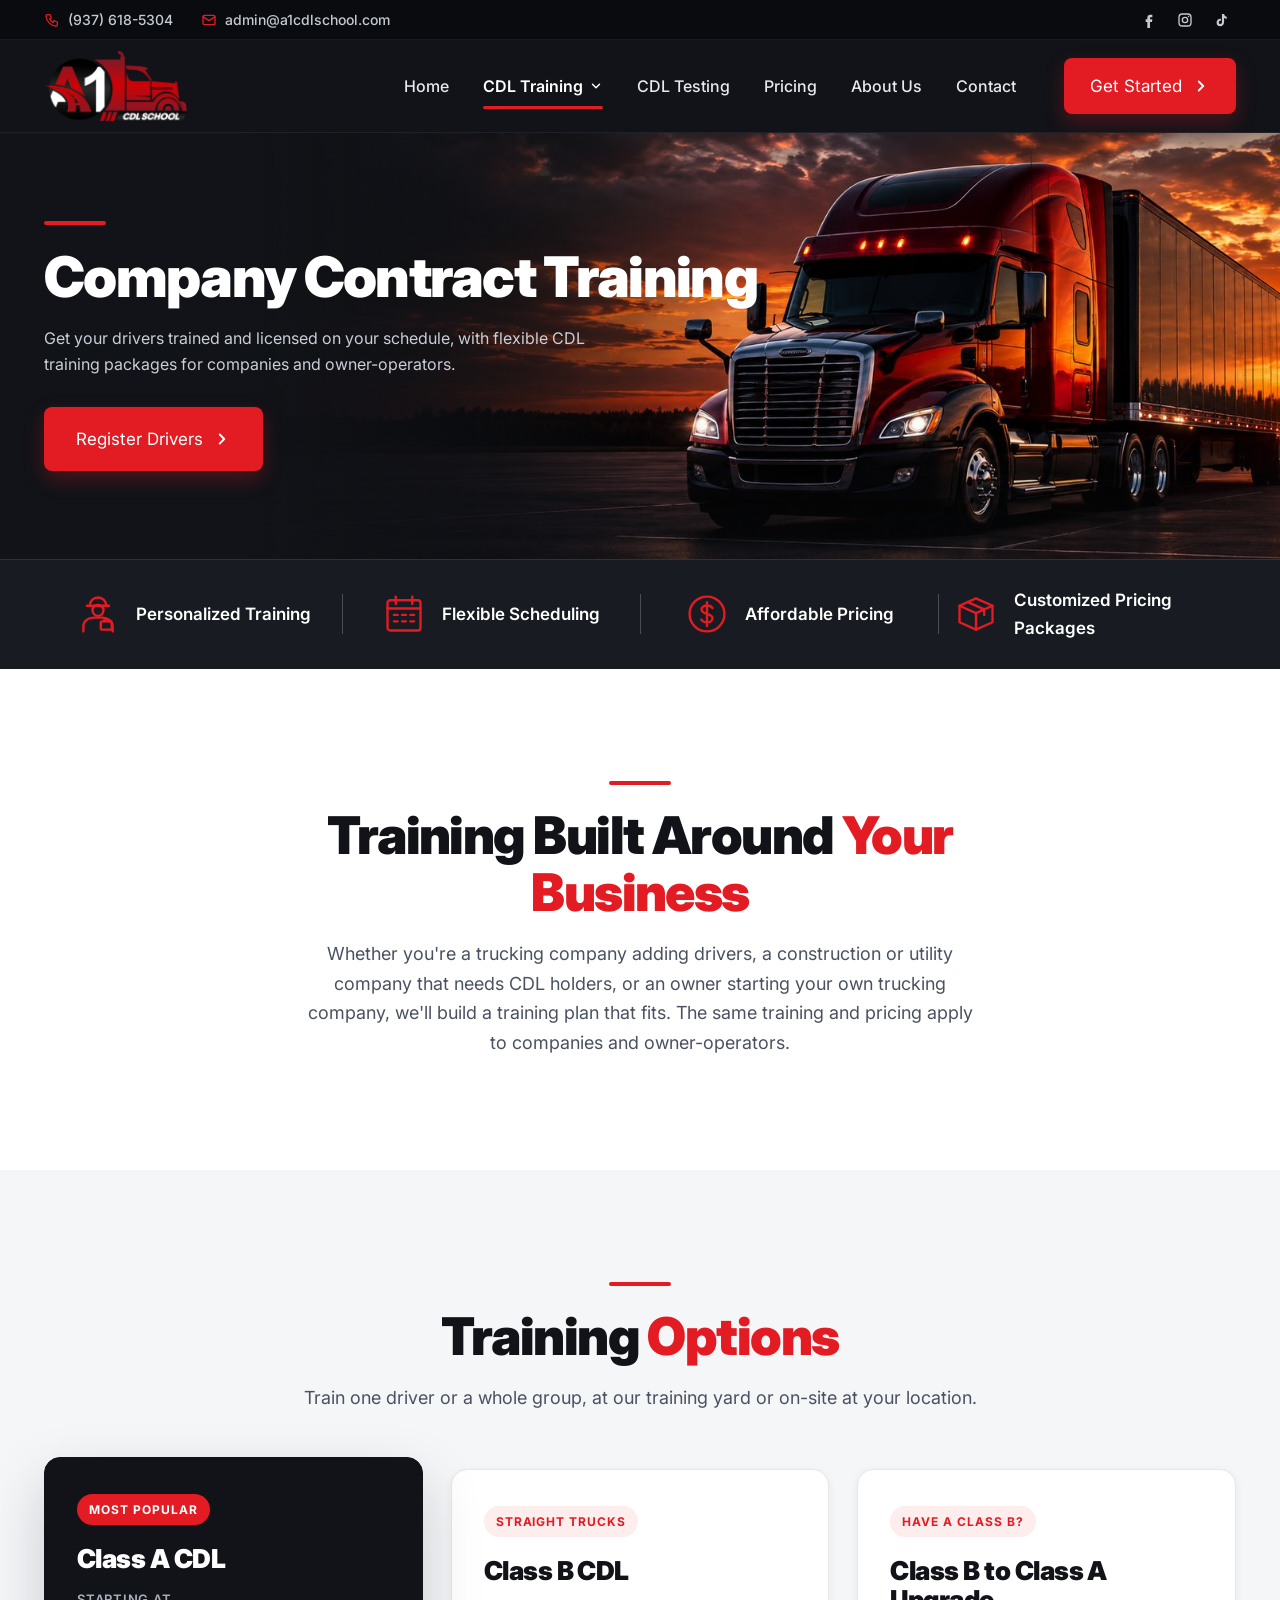
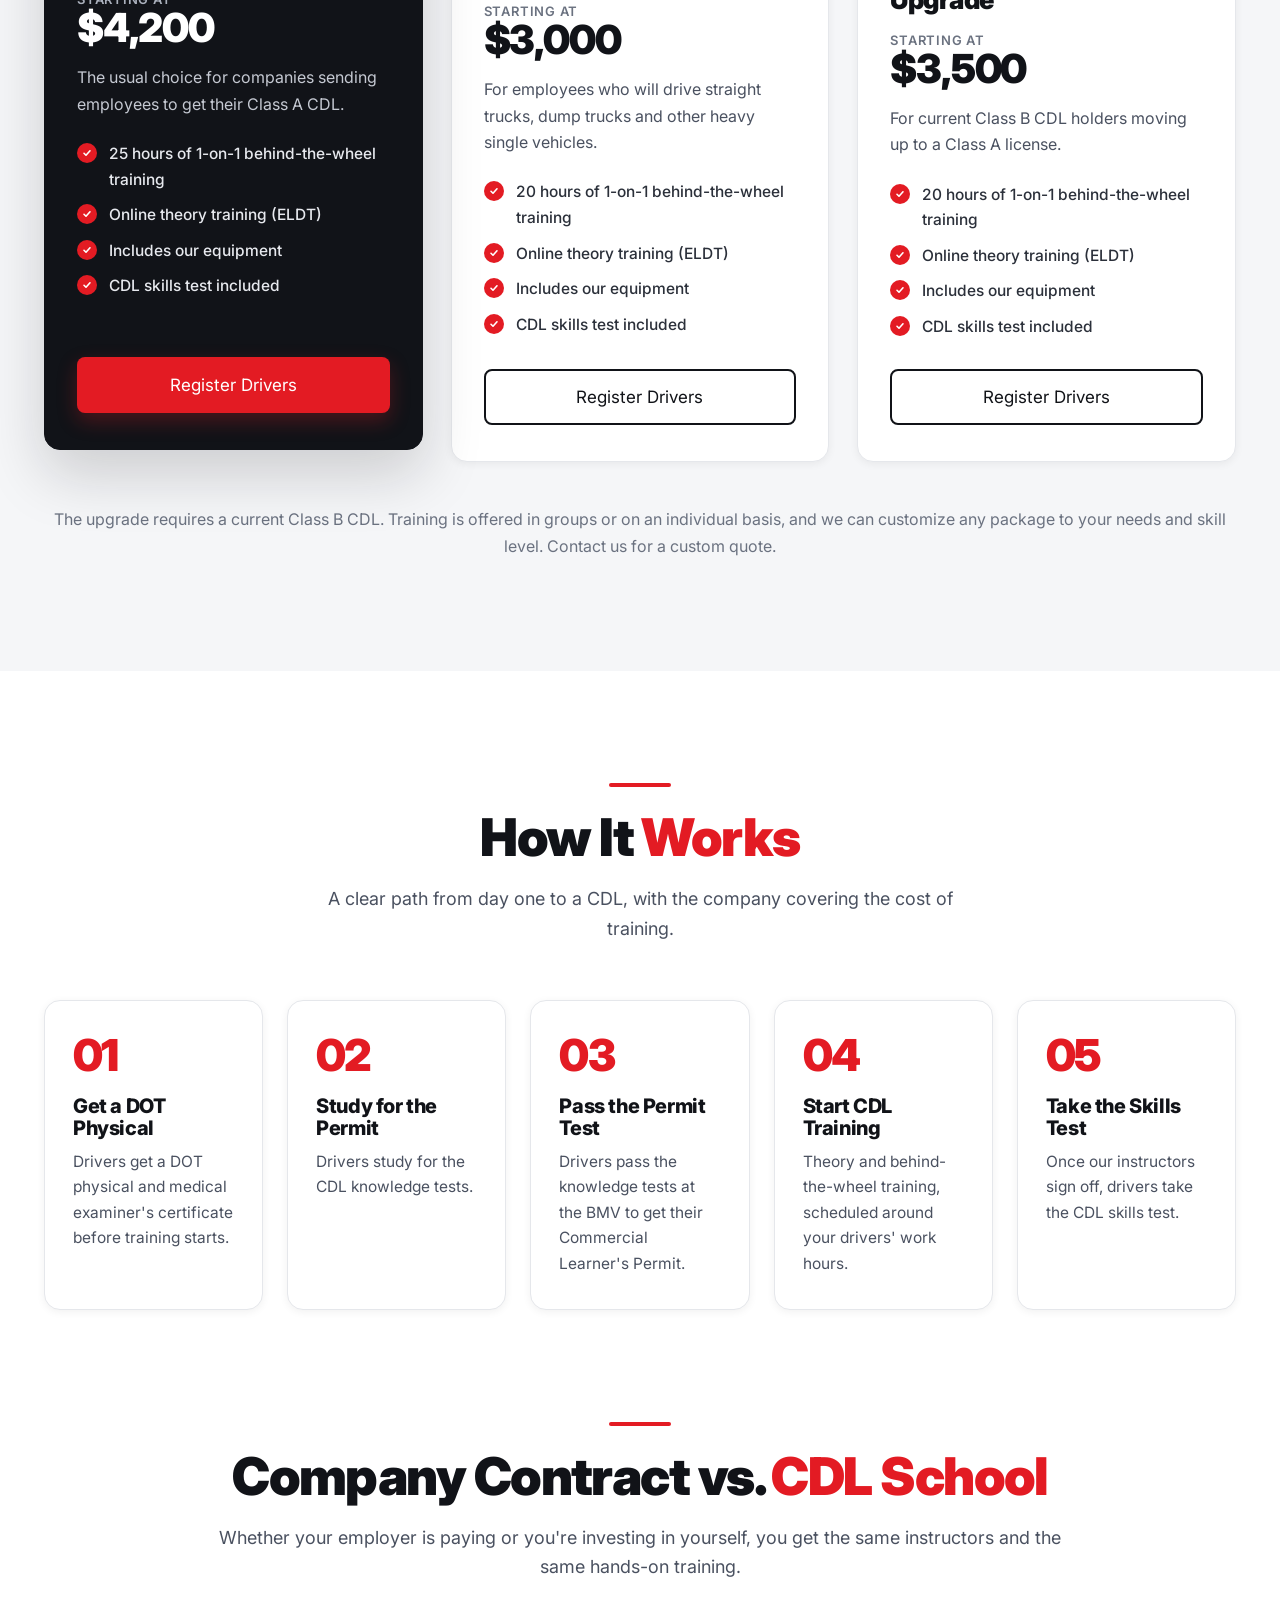
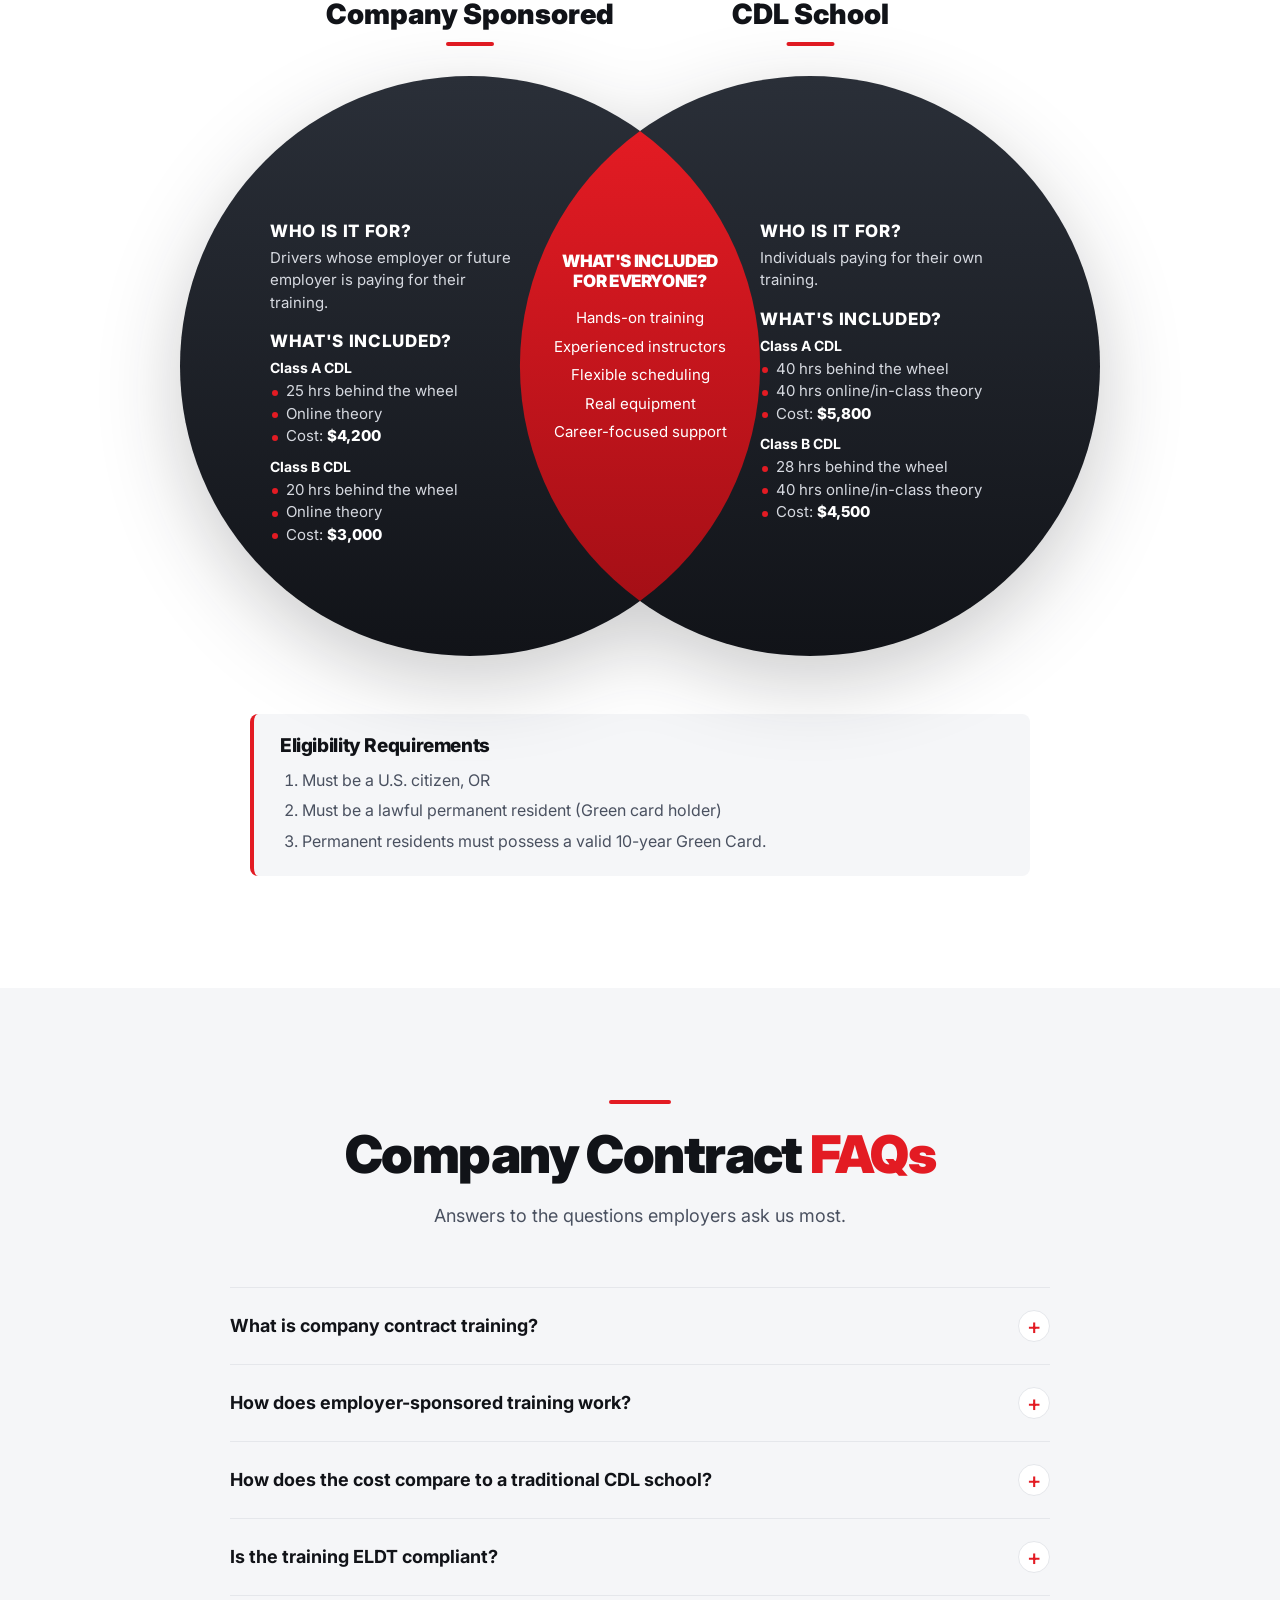
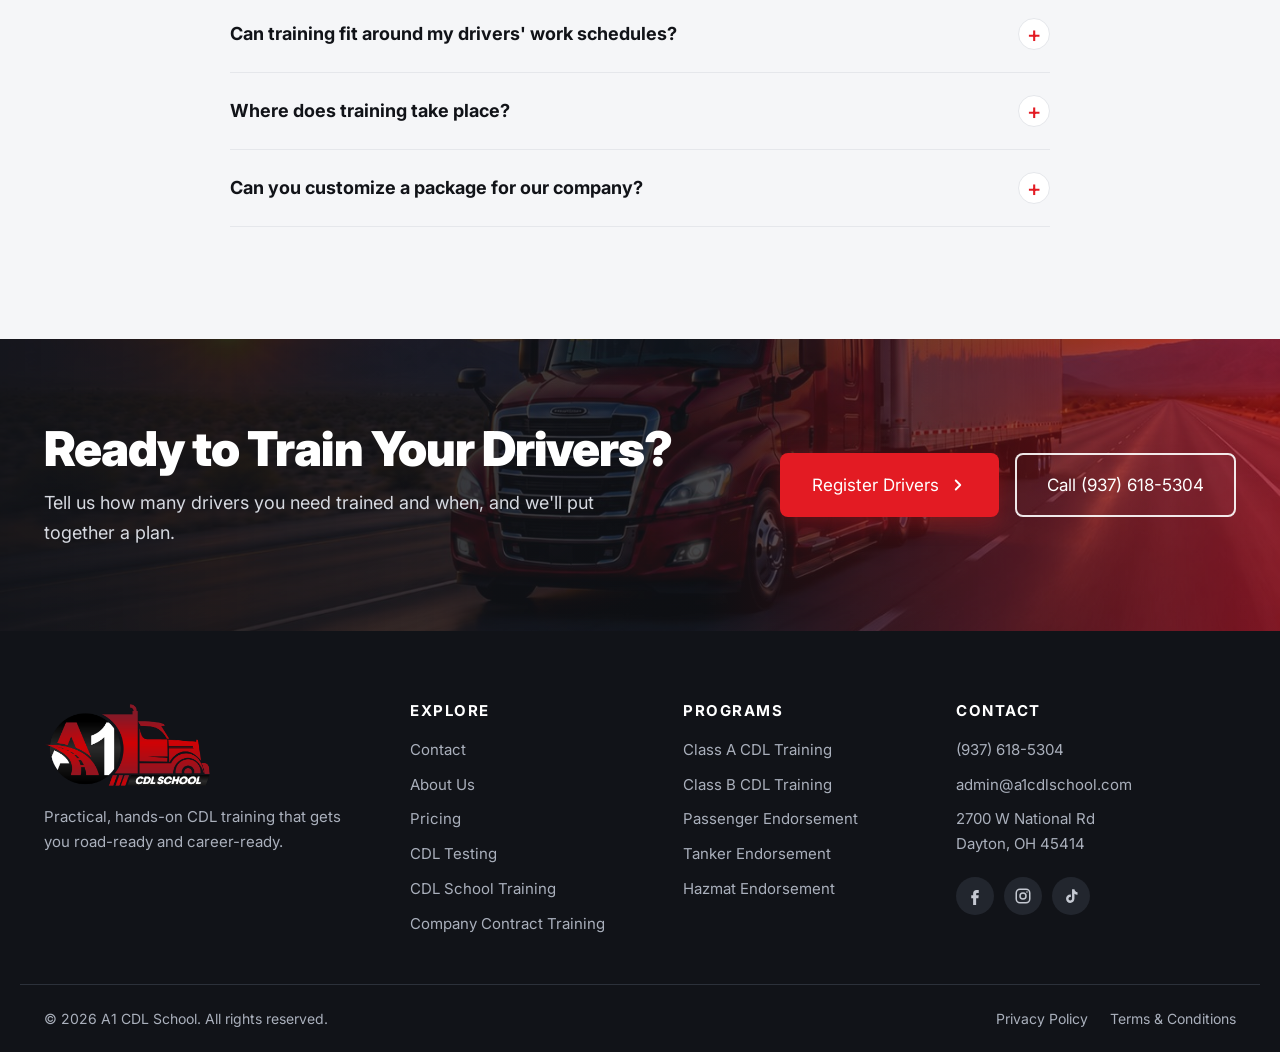
<file: company-contract-training.html>
<!doctype html>
<html lang="en">

<head>
  <meta charset="utf-8" />
  <meta name="viewport" content="width=device-width, initial-scale=1" />
  <title>Company Contract CDL Training | A1 CDL School</title>
  <meta name="description"
    content="Employer-sponsored CDL training in Dayton, Ohio. Flexible Class A, Class B and Class B to A upgrade packages for trucking companies and owner-operators." />
  <meta name="theme-color" content="#111318" />
  <link rel="canonical" href="https://a1cdlschool.com/company-contract-training.html" />
  <meta property="og:type" content="website" />
  <meta property="og:site_name" content="A1 CDL School" />
  <meta property="og:locale" content="en_US" />
  <meta property="og:title" content="Company Contract CDL Training | A1 CDL School" />
  <meta property="og:description" content="Employer-sponsored CDL training in Dayton, Ohio. Flexible Class A, Class B and Class B to A upgrade packages for trucking companies and owner-operators." />
  <meta property="og:url" content="https://a1cdlschool.com/company-contract-training.html" />
  <meta property="og:image" content="https://a1cdlschool.com/assets/og-image.jpg" />
  <meta property="og:image:width" content="1200" />
  <meta property="og:image:height" content="630" />
  <meta property="og:image:alt" content="A1 CDL School: Class A and Class B CDL training in Dayton, Ohio" />
  <meta name="twitter:card" content="summary_large_image" />
  <meta name="twitter:title" content="Company Contract CDL Training | A1 CDL School" />
  <meta name="twitter:description" content="Employer-sponsored CDL training in Dayton, Ohio. Flexible Class A, Class B and Class B to A upgrade packages for trucking companies and owner-operators." />
  <meta name="twitter:image" content="https://a1cdlschool.com/assets/og-image.jpg" />
  <meta name="twitter:image:alt" content="A1 CDL School: Class A and Class B CDL training in Dayton, Ohio" />
  <link rel="icon" href="assets/favicon-32.png" type="image/png" sizes="32x32" />
  <link rel="apple-touch-icon" href="assets/apple-touch-icon.png" />
  <link rel="preconnect" href="https://fonts.googleapis.com" />
  <link rel="preconnect" href="https://fonts.gstatic.com" crossorigin />
  <link href="https://fonts.googleapis.com/css2?family=Inter:wght@400;500;600;700;800;900&display=swap"
    rel="stylesheet" />
  <link rel="stylesheet" href="css/styles.css" />
  <script type="application/ld+json">
    {
      "@context": "https://schema.org",
      "@graph": [
        {
          "@type": "Course",
          "name": "Company Contract CDL Training",
          "description": "Employer-sponsored Class A and Class B CDL training and Class B to Class A upgrades for companies and owner-operators.",
          "url": "https://a1cdlschool.com/company-contract-training.html",
          "provider": {
            "@type": "Organization",
            "name": "A1 CDL School",
            "sameAs": "https://a1cdlschool.com/"
          }
        },
        {
          "@type": "FAQPage",
          "mainEntity": [
            {
              "@type": "Question",
              "name": "What is company contract training?",
              "acceptedAnswer": {
                "@type": "Answer",
                "text": "It's CDL training paid for by a company for an employee or future employee. It's a good fit for trucking companies, construction and utility companies, owner-operators, and anyone starting their own trucking company."
              }
            },
            {
              "@type": "Question",
              "name": "How does employer-sponsored training work?",
              "acceptedAnswer": {
                "@type": "Answer",
                "text": "The company enrolls the driver and pays for training. We schedule the training, guide the driver from permit to skills test, and keep you updated along the way."
              }
            },
            {
              "@type": "Question",
              "name": "How does the cost compare to a traditional CDL school?",
              "acceptedAnswer": {
                "@type": "Answer",
                "text": "Full-time CDL programs often cost $5,000 to $10,000 and require weeks of full-time attendance. Our company packages focus on the training your drivers need, so you pay less and they spend less time away from work."
              }
            },
            {
              "@type": "Question",
              "name": "Is the training ELDT compliant?",
              "acceptedAnswer": {
                "@type": "Answer",
                "text": "Yes. Our theory and behind-the-wheel training meet the FMCSA Entry-Level Driver Training (ELDT) requirements."
              }
            },
            {
              "@type": "Question",
              "name": "Can training fit around my drivers' work schedules?",
              "acceptedAnswer": {
                "@type": "Answer",
                "text": "Yes. Training is often scheduled in 4 to 5 hour blocks over several weeks, so drivers can keep working while they train."
              }
            },
            {
              "@type": "Question",
              "name": "Where does training take place?",
              "acceptedAnswer": {
                "@type": "Answer",
                "text": "At our training yard at 2700 W National Rd in Dayton, or on-site at your location."
              }
            },
            {
              "@type": "Question",
              "name": "Can you customize a package for our company?",
              "acceptedAnswer": {
                "@type": "Answer",
                "text": "Yes. We can build a package around your drivers' experience, the equipment they'll drive, and your schedule. Contact us for a custom quote."
              }
            }
          ]
        }
      ]
    }
  </script>
</head>

<body>
  <a class="skip-link" href="#main">Skip to content</a>

  <!-- ============ Top bar ============ -->
  <div class="topbar" id="top">
    <div class="container topbar-inner">
      <div class="topbar-contact">
        <a href="tel:+19376185304">
          <svg viewBox="0 0 24 24" aria-hidden="true">
            <path d="M5 4h4l2 5-2.5 1.5a11 11 0 005 5L15 13l5 2v4a2 2 0 01-2 2A16 16 0 013 6a2 2 0 012-2" />
          </svg>
          (937) 618-5304
        </a>
        <a href="mailto:admin@a1cdlschool.com" class="topbar-email">
          <svg viewBox="0 0 24 24" aria-hidden="true">
            <rect x="3" y="5" width="18" height="14" rx="2" />
            <path d="M3 7l9 6 9-6" />
          </svg>
          admin@a1cdlschool.com
        </a>
      </div>
      <ul class="social" aria-label="Social media">
        <li><a href="https://www.facebook.com/profile.php?id=61554712478374" aria-label="Facebook" target="_blank"
            rel="noopener"><svg viewBox="0 0 24 24" aria-hidden="true">
              <path class="fill"
                d="M14 8h3V4h-3c-2.8 0-4.5 1.8-4.5 4.6V11H7v4h2.5v9h4v-9h3l.5-4h-3.5V9c0-.6.4-1 1-1z" />
            </svg></a></li>
        <li><a href="https://www.instagram.com/a1cdltraining/" aria-label="Instagram" target="_blank"
            rel="noopener"><svg viewBox="0 0 24 24" aria-hidden="true">
              <rect x="3" y="3" width="18" height="18" rx="5" />
              <circle cx="12" cy="12" r="4" />
              <circle class="fill" cx="17.3" cy="6.7" r="1.1" />
            </svg></a></li>
        <li><a href="https://www.tiktok.com/@a1cdltraining" aria-label="TikTok" target="_blank" rel="noopener"><svg
              viewBox="0 0 24 24" aria-hidden="true">
              <path class="fill"
                d="M16.6 3c.4 2.3 1.8 3.8 4.1 4v3.2c-1.5.1-2.9-.4-4.1-1.2v6.3c0 3.6-2.5 5.9-5.6 5.9a5.6 5.6 0 01-5.6-5.6c0-3.4 2.8-5.9 6.4-5.5v3.3c-1.6-.4-3.1.5-3.1 2.2 0 1.3 1 2.3 2.3 2.3 1.4 0 2.4-.9 2.4-2.9V3h3.2z" />
            </svg></a></li>
      </ul>
    </div>
  </div>

  <!-- ============ Header ============ -->
  <header class="site-header">
    <div class="container header-inner">
      <a href="index.html" class="brand" aria-label="A1 CDL School home">
        <img src="assets/logo-white.png" alt="A1 CDL School" width="600" height="301" />
      </a>

      <nav class="main-nav" id="main-nav" aria-label="Primary">
        <ul>
          <li><a href="index.html">Home</a></li>
          <li class="has-sub">
            <a href="index.html#training" class="active">CDL Training <svg class="caret" viewBox="0 0 24 24" aria-hidden="true">
                <path d="M6 9l6 6 6-6" />
              </svg></a>
            <ul class="sub-nav">
              <li><a href="company-contract-training.html" aria-current="page">Company Contract Training</a></li>
              <li><a href="cdl-school-training.html">CDL School Training</a></li>
            </ul>
          </li>
          <li><a href="cdl-testing.html">CDL Testing</a></li>
          <li><a href="pricing.html">Pricing</a></li>
          <li><a href="about.html">About Us</a></li>
          <li><a href="contact.html">Contact</a></li>
        </ul>
        <a href="contact.html" class="btn btn-primary nav-cta">Get Started <svg class="chev" viewBox="0 0 24 24"
            aria-hidden="true">
            <path d="M9 6l6 6-6 6" />
          </svg></a>
      </nav>

      <a href="contact.html" class="btn btn-primary header-cta">Get Started <svg class="chev" viewBox="0 0 24 24"
          aria-hidden="true">
          <path d="M9 6l6 6-6 6" />
        </svg></a>

      <button class="nav-toggle" aria-controls="main-nav" aria-expanded="false" aria-label="Open menu">
        <span></span><span></span><span></span>
      </button>
    </div>
  </header>

  <main id="main">
    <!-- Prices and hours come from the client's pricing update. PLACEHOLDER CONTENT: schedules and policies
         on this page are sample details. Replace them with A1 CDL School's real program details before launch. -->

    <section class="page-hero page-hero-photo hero-company">
      <div class="container">
        <span class="rule"></span>
        <h1>Company Contract Training</h1>
        <p>Get your drivers trained and licensed on your schedule, with flexible CDL training packages for companies and owner-operators.</p>
        <a href="contact.html" class="btn btn-primary btn-lg">Register Drivers <svg class="chev" viewBox="0 0 24 24" aria-hidden="true">
                <path d="M9 6l6 6-6 6" />
              </svg></a>
      </div>
    </section>

    <section class="features" aria-label="Why train with us">
      <div class="container features-grid">
        <div class="feature">
          <svg viewBox="0 0 48 48" aria-hidden="true">
            <path d="M15 15c0-5 4-9 9-9s9 4 9 9" />
            <path d="M12 15h24" />
            <circle cx="24" cy="20" r="6" />
            <path d="M8 43v-5c0-6 5-10 11-10h10c6 0 11 4 11 10v5" />
            <rect x="27" y="32" width="12" height="9" rx="1.5" />
            <path d="M31 32v-2h4v2" />
          </svg>
          <span>Personalized Training</span>
        </div>
        <div class="feature">
          <svg viewBox="0 0 48 48" aria-hidden="true">
            <rect x="6" y="9" width="36" height="33" rx="3" />
            <path d="M6 18h36M15 5v8M33 5v8" />
            <path d="M13 25h4M22 25h4M31 25h4M13 32h4M22 32h4M31 32h4" />
          </svg>
          <span>Flexible Scheduling</span>
        </div>
        <div class="feature">
          <svg viewBox="0 0 48 48" aria-hidden="true">
            <circle cx="24" cy="24" r="19" />
            <path d="M30 17.5c-1.2-1.8-3.4-2.8-6-2.8-3.4 0-6 1.8-6 4.5 0 6 12 3.2 12 9.3 0 2.8-2.7 4.6-6 4.6-2.8 0-5-1.1-6.2-3M24 11v26" />
          </svg>
          <span>Affordable Pricing</span>
        </div>
        <div class="feature">
          <svg viewBox="0 0 48 48" aria-hidden="true">
            <path d="M6 15l18-8 18 8v18l-18 8-18-8z" />
            <path d="M6 15l18 8 18-8M24 23v18M15 11l18 8v6" />
          </svg>
          <span>Customized Pricing Packages</span>
        </div>
      </div>
    </section>

    <section class="section section-intro">
      <div class="container">
        <div class="section-head reveal">
          <span class="rule" aria-hidden="true"></span>
          <h2>Training Built Around <span class="text-red">Your Business</span></h2>
          <p>Whether you're a trucking company adding drivers, a construction or utility company that needs CDL holders, or an owner starting your own trucking company, we'll build a training plan that fits. The same training and pricing apply to companies and owner-operators.</p>
        </div>
      </div>
    </section>

    <section class="section bg-soft">
      <div class="container">
        <div class="section-head reveal">
          <span class="rule" aria-hidden="true"></span>
          <h2>Training <span class="text-red">Options</span></h2>
          <p>Train one driver or a whole group, at our training yard or on-site at your location.</p>
        </div>
        <div class="cards">
          <article class="card card-featured reveal">
            <div class="card-tag">Most popular</div>
            <h3>Class A CDL</h3>
            <p class="card-price"><small>Starting at</small>$4,200</p>
            <p class="card-desc">The usual choice for companies sending employees to get their Class A CDL.</p>
            <ul class="checklist small">
              <li>25 hours of 1-on-1 behind-the-wheel training</li>
              <li>Online theory training (ELDT)</li>
              <li>Includes our equipment</li>
              <li>CDL skills test included</li>
            </ul>
            <a href="contact.html" class="btn btn-primary">Register Drivers</a>
          </article>

          <article class="card reveal">
            <div class="card-tag">Straight trucks</div>
            <h3>Class B CDL</h3>
            <p class="card-price"><small>Starting at</small>$3,000</p>
            <p class="card-desc">For employees who will drive straight trucks, dump trucks and other heavy single vehicles.</p>
            <ul class="checklist small">
              <li>20 hours of 1-on-1 behind-the-wheel training</li>
              <li>Online theory training (ELDT)</li>
              <li>Includes our equipment</li>
              <li>CDL skills test included</li>
            </ul>
            <a href="contact.html" class="btn btn-outline-dark">Register Drivers</a>
          </article>

          <article class="card reveal">
            <div class="card-tag">Have a Class B?</div>
            <h3>Class B to Class A Upgrade</h3>
            <p class="card-price"><small>Starting at</small>$3,500</p>
            <p class="card-desc">For current Class B CDL holders moving up to a Class A license.</p>
            <ul class="checklist small">
              <li>20 hours of 1-on-1 behind-the-wheel training</li>
              <li>Online theory training (ELDT)</li>
              <li>Includes our equipment</li>
              <li>CDL skills test included</li>
            </ul>
            <a href="contact.html" class="btn btn-outline-dark">Register Drivers</a>
          </article>
        </div>
        <p class="programs-note reveal">The upgrade requires a current Class B CDL. Training is offered in groups or on
          an individual basis, and we can customize any package to your needs and skill level. Contact us for a custom
          quote.</p>
      </div>
    </section>

    <section class="section">
      <div class="container">
        <div class="section-head reveal">
          <span class="rule" aria-hidden="true"></span>
          <h2>How It <span class="text-red">Works</span></h2>
          <p>A clear path from day one to a CDL, with the company covering the cost of training.</p>
        </div>
        <ol class="steps steps-5">
          <li class="step reveal">
            <span class="step-num">01</span>
            <h3>Get a DOT Physical</h3>
            <p>Drivers get a DOT physical and medical examiner's certificate before training starts.</p>
          </li>
          <li class="step reveal">
            <span class="step-num">02</span>
            <h3>Study for the Permit</h3>
            <p>Drivers study for the CDL knowledge tests.</p>
          </li>
          <li class="step reveal">
            <span class="step-num">03</span>
            <h3>Pass the Permit Test</h3>
            <p>Drivers pass the knowledge tests at the BMV to get their Commercial Learner's Permit.</p>
          </li>
          <li class="step reveal">
            <span class="step-num">04</span>
            <h3>Start CDL Training</h3>
            <p>Theory and behind-the-wheel training, scheduled around your drivers' work hours.</p>
          </li>
          <li class="step reveal">
            <span class="step-num">05</span>
            <h3>Take the Skills Test</h3>
            <p>Once our instructors sign off, drivers take the CDL skills test.</p>
          </li>
        </ol>
      </div>
    </section>

    <!-- ============ Compare ============ -->
    <section class="section compare" id="compare">
      <div class="container">
        <div class="section-head reveal">
          <span class="rule" aria-hidden="true"></span>
          <h2>Company Contract vs. <span class="text-red">CDL School</span></h2>
          <p>Whether your employer is paying or you're investing in yourself, you get the same instructors and the
            same hands-on training.</p>
        </div>

        <div class="venn reveal">
          <div class="venn-labels" aria-hidden="true"><span>Company Sponsored</span><span>CDL School</span></div>
          <svg class="venn-shapes" viewBox="0 0 1000 600" aria-hidden="true">
            <defs>
              <linearGradient id="venn-dark" x1="0" y1="0" x2="0" y2="1">
                <stop offset="0" stop-color="#2a2f38" />
                <stop offset="1" stop-color="#111318" />
              </linearGradient>
              <linearGradient id="venn-red" x1="0" y1="0" x2="0" y2="1">
                <stop offset="0" stop-color="#e31b23" />
                <stop offset="1" stop-color="#a50f16" />
              </linearGradient>
            </defs>
            <circle cx="330" cy="300" r="290" fill="url(#venn-dark)" />
            <circle cx="670" cy="300" r="290" fill="url(#venn-dark)" />
            <path d="M500 65 A290 290 0 0 1 500 535 A290 290 0 0 1 500 65z" fill="url(#venn-red)" />
          </svg>
          <svg class="venn-shapes-v" viewBox="0 0 600 960" aria-hidden="true">
            <defs>
              <linearGradient id="venn-dark-v" x1="0" y1="0" x2="0" y2="1">
                <stop offset="0" stop-color="#2a2f38" />
                <stop offset="1" stop-color="#111318" />
              </linearGradient>
              <linearGradient id="venn-red-v" x1="0" y1="0" x2="1" y2="0">
                <stop offset="0" stop-color="#a50f16" />
                <stop offset=".5" stop-color="#e31b23" />
                <stop offset="1" stop-color="#a50f16" />
              </linearGradient>
            </defs>
            <circle cx="300" cy="300" r="290" fill="url(#venn-dark-v)" />
            <circle cx="300" cy="680" r="290" fill="url(#venn-dark-v)" />
            <path d="M81 490 A290 290 0 0 0 519 490 A290 290 0 0 0 81 490z" fill="url(#venn-red-v)" />
          </svg>

          <div class="venn-part venn-left">
            <h3>Company Sponsored</h3>
            <h4>Who is it for?</h4>
            <p>Drivers whose employer or future employer is paying for their training.</p>
            <h4>What's included?</h4>
            <h5>Class A CDL</h5>
            <ul>
              <li>25 hrs behind the wheel</li>
              <li>Online theory</li>
              <li>Cost: <strong>$4,200</strong></li>
            </ul>
            <h5>Class B CDL</h5>
            <ul>
              <li>20 hrs behind the wheel</li>
              <li>Online theory</li>
              <li>Cost: <strong>$3,000</strong></li>
            </ul>
          </div>

          <div class="venn-part venn-center">
            <h3>What's included for everyone?</h3>
            <ul>
              <li>Hands-on training</li>
              <li>Experienced instructors</li>
              <li>Flexible scheduling</li>
              <li>Real equipment</li>
              <li>Career-focused support</li>
            </ul>
          </div>

          <div class="venn-part venn-right">
            <h3>CDL School</h3>
            <h4>Who is it for?</h4>
            <p>Individuals paying for their own training.</p>
            <h4>What's included?</h4>
            <h5>Class A CDL</h5>
            <ul>
              <li>40 hrs behind the wheel</li>
              <li>40 hrs online/in-class theory</li>
              <li>Cost: <strong>$5,800</strong></li>
            </ul>
            <h5>Class B CDL</h5>
            <ul>
              <li>28 hrs behind the wheel</li>
              <li>40 hrs online/in-class theory</li>
              <li>Cost: <strong>$4,500</strong></li>
            </ul>
          </div>
        </div>
        <div class="eligibility reveal">
          <h3>Eligibility Requirements</h3>
          <ol>
            <li>Must be a U.S. citizen, OR</li>
            <li>Must be a lawful permanent resident (Green card holder)</li>
            <li>Permanent residents must possess a valid 10-year Green Card.</li>
          </ol>
        </div>
      </div>
    </section>

    <section class="section bg-soft">
      <div class="container">
        <div class="section-head reveal">
          <span class="rule" aria-hidden="true"></span>
          <h2>Company Contract <span class="text-red">FAQs</span></h2>
          <p>Answers to the questions employers ask us most.</p>
        </div>
        <div class="faq reveal">
          <details>
            <summary>What is company contract training?</summary>
            <p>It's CDL training paid for by a company for an employee or future employee. It's a good fit for trucking companies, construction and utility companies, owner-operators, and anyone starting their own trucking company.</p>
          </details>
          <details>
            <summary>How does employer-sponsored training work?</summary>
            <p>The company enrolls the driver and pays for training. We schedule the training, guide the driver from permit to skills test, and keep you updated along the way.</p>
          </details>
          <details>
            <summary>How does the cost compare to a traditional CDL school?</summary>
            <p>Full-time CDL programs often cost $5,000 to $10,000 and require weeks of full-time attendance. Our company packages focus on the training your drivers need, so you pay less and they spend less time away from work.</p>
          </details>
          <details>
            <summary>Is the training ELDT compliant?</summary>
            <p>Yes. Our theory and behind-the-wheel training meet the FMCSA Entry-Level Driver Training (ELDT) requirements.</p>
          </details>
          <details>
            <summary>Can training fit around my drivers' work schedules?</summary>
            <p>Yes. Training is often scheduled in 4 to 5 hour blocks over several weeks, so drivers can keep working while they train.</p>
          </details>
          <details>
            <summary>Where does training take place?</summary>
            <p>At our training yard at 2700 W National Rd in Dayton, or on-site at your location.</p>
          </details>
          <details>
            <summary>Can you customize a package for our company?</summary>
            <p>Yes. We can build a package around your drivers' experience, the equipment they'll drive, and your schedule. Contact us for a custom quote.</p>
          </details>
        </div>
      </div>
    </section>

    <section class="cta-band">
      <div class="cta-bg" aria-hidden="true"></div>
      <div class="container cta-inner reveal">
        <div>
          <h2>Ready to Train Your Drivers?</h2>
          <p>Tell us how many drivers you need trained and when, and we'll put together a plan.</p>
        </div>
        <div class="cta-actions">
          <a href="contact.html" class="btn btn-primary btn-lg">Register Drivers <svg class="chev" viewBox="0 0 24 24" aria-hidden="true">
                <path d="M9 6l6 6-6 6" />
              </svg></a>
          <a href="tel:+19376185304" class="btn btn-outline btn-lg">Call (937) 618-5304</a>
        </div>
      </div>
    </section>
  </main>

  <!-- ============ Footer ============ -->
  <footer class="site-footer">
    <div class="container footer-grid">
      <div class="footer-brand">
        <img src="assets/logo-white.png" alt="A1 CDL School" width="600" height="301" loading="lazy" />
        <p>Practical, hands-on CDL training that gets you road-ready and career-ready.</p>
      </div>
      <div>
        <h4>Explore</h4>
        <ul>
          <li><a href="contact.html">Contact</a></li>
          <li><a href="about.html">About Us</a></li>
          <li><a href="pricing.html">Pricing</a></li>
          <li><a href="cdl-testing.html">CDL Testing</a></li>
          <li><a href="cdl-school-training.html">CDL School Training</a></li>
          <li><a href="company-contract-training.html">Company Contract Training</a></li>
        </ul>
      </div>
      <div>
        <h4>Programs</h4>
        <ul>
          <li><a href="index.html#programs">Class A CDL Training</a></li>
          <li><a href="index.html#programs">Class B CDL Training</a></li>
          <li><a href="index.html#endorsements">Passenger Endorsement</a></li>
          <li><a href="index.html#endorsements">Tanker Endorsement</a></li>
          <li><a href="index.html#endorsements">Hazmat Endorsement</a></li>
        </ul>
      </div>
      <div>
        <h4>Contact</h4>
        <ul>
          <li><a href="tel:+19376185304">(937) 618-5304</a></li>
          <li><a href="mailto:admin@a1cdlschool.com">admin@a1cdlschool.com</a></li>
          <li>2700 W National Rd<br />Dayton, OH 45414</li>
        </ul>
        <ul class="social social-footer" aria-label="Social media">
          <li><a href="https://www.facebook.com/profile.php?id=61554712478374" aria-label="Facebook" target="_blank"
              rel="noopener"><svg viewBox="0 0 24 24" aria-hidden="true">
                <path class="fill"
                  d="M14 8h3V4h-3c-2.8 0-4.5 1.8-4.5 4.6V11H7v4h2.5v9h4v-9h3l.5-4h-3.5V9c0-.6.4-1 1-1z" />
              </svg></a></li>
          <li><a href="https://www.instagram.com/a1cdltraining/" aria-label="Instagram" target="_blank"
              rel="noopener"><svg viewBox="0 0 24 24" aria-hidden="true">
                <rect x="3" y="3" width="18" height="18" rx="5" />
                <circle cx="12" cy="12" r="4" />
                <circle class="fill" cx="17.3" cy="6.7" r="1.1" />
              </svg></a></li>
          <li><a href="https://www.tiktok.com/@a1cdltraining" aria-label="TikTok" target="_blank" rel="noopener"><svg
                viewBox="0 0 24 24" aria-hidden="true">
                <path class="fill"
                  d="M16.6 3c.4 2.3 1.8 3.8 4.1 4v3.2c-1.5.1-2.9-.4-4.1-1.2v6.3c0 3.6-2.5 5.9-5.6 5.9a5.6 5.6 0 01-5.6-5.6c0-3.4 2.8-5.9 6.4-5.5v3.3c-1.6-.4-3.1.5-3.1 2.2 0 1.3 1 2.3 2.3 2.3 1.4 0 2.4-.9 2.4-2.9V3h3.2z" />
              </svg></a></li>
        </ul>
      </div>
    </div>
    <div class="container footer-bottom">
      <p>&copy; <span id="year">2026</span> A1 CDL School. All rights reserved.</p>
      <ul class="footer-legal">
        <li><a href="privacy.html">Privacy Policy</a></li>
        <li><a href="terms.html">Terms &amp; Conditions</a></li>
      </ul>
    </div>
  </footer>

  <script src="js/main.js"></script>
</body>

</html>
</file>
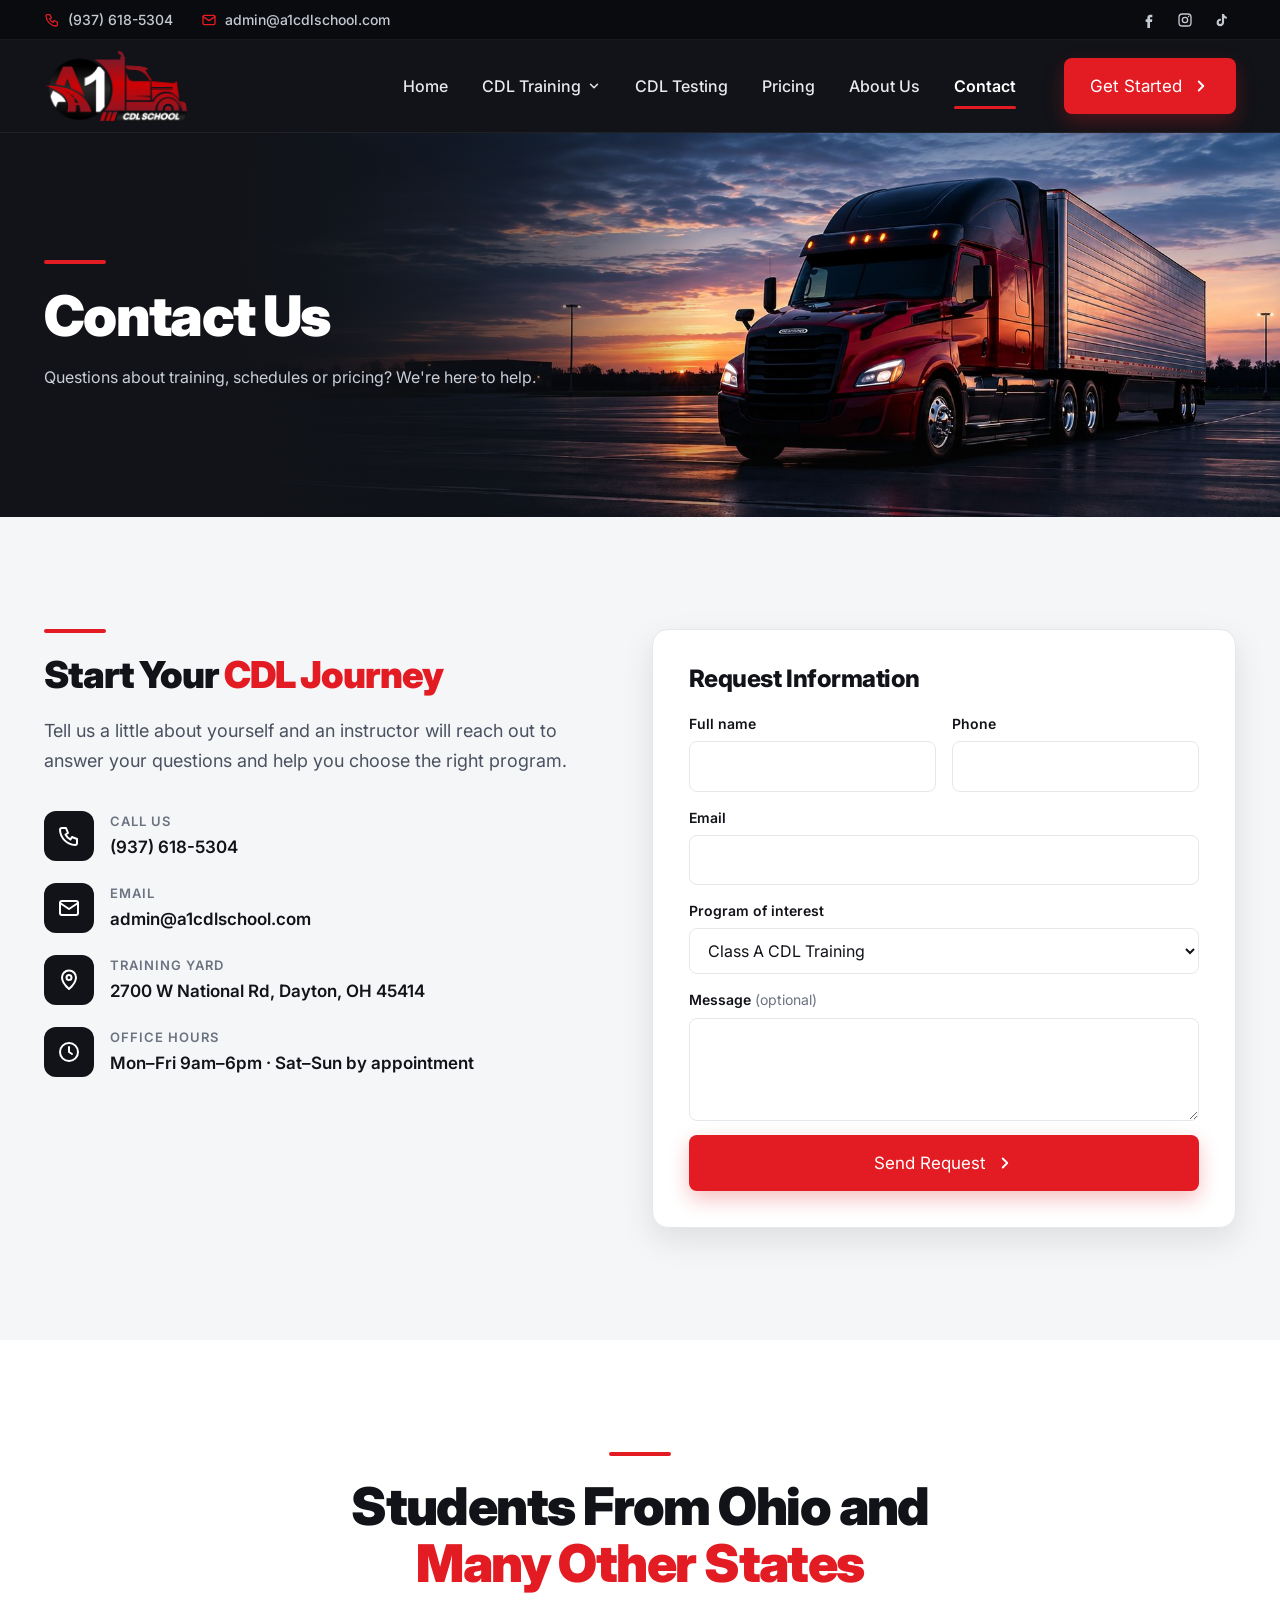
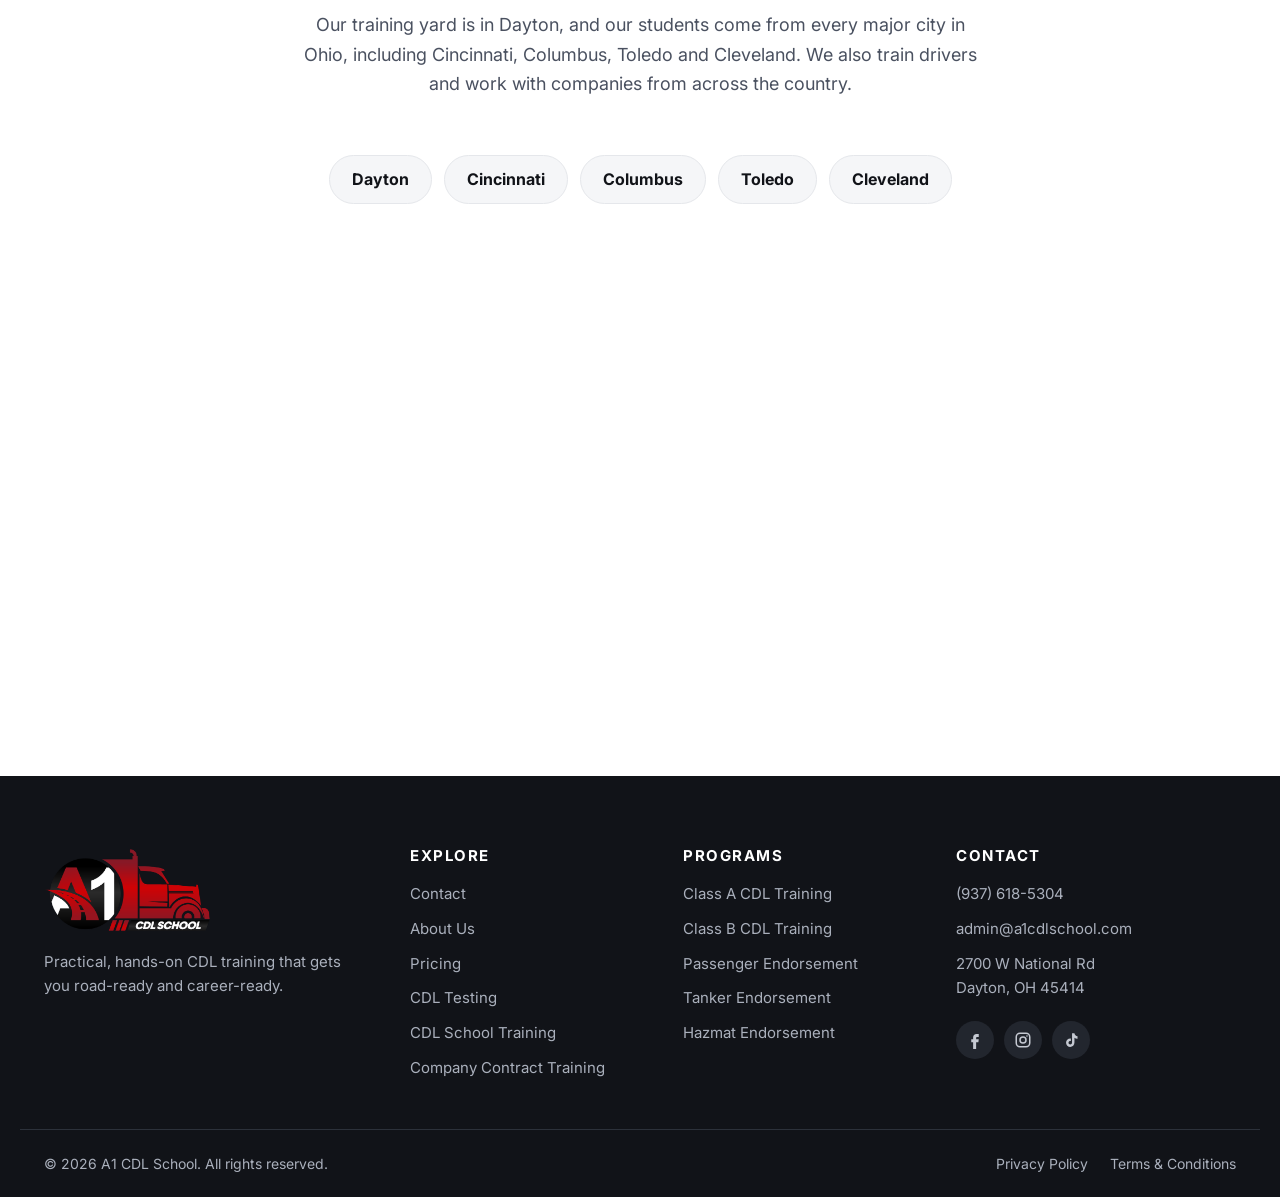
<file: contact.html>
<!doctype html>
<html lang="en">

<head>
  <meta charset="utf-8" />
  <meta name="viewport" content="width=device-width, initial-scale=1" />
  <title>Contact Us | A1 CDL School, Dayton, Ohio</title>
  <meta name="description"
    content="Contact A1 CDL School at 2700 W National Rd, Dayton, OH. Call (937) 618-5304 or request information about Class A and Class B CDL training." />
  <meta name="theme-color" content="#111318" />
  <link rel="canonical" href="https://a1cdlschool.com/contact.html" />
  <meta property="og:type" content="website" />
  <meta property="og:site_name" content="A1 CDL School" />
  <meta property="og:locale" content="en_US" />
  <meta property="og:title" content="Contact Us | A1 CDL School, Dayton, Ohio" />
  <meta property="og:description" content="Contact A1 CDL School at 2700 W National Rd, Dayton, OH. Call (937) 618-5304 or request information about Class A and Class B CDL training." />
  <meta property="og:url" content="https://a1cdlschool.com/contact.html" />
  <meta property="og:image" content="https://a1cdlschool.com/assets/og-image.jpg" />
  <meta property="og:image:width" content="1200" />
  <meta property="og:image:height" content="630" />
  <meta property="og:image:alt" content="A1 CDL School: Class A and Class B CDL training in Dayton, Ohio" />
  <meta name="twitter:card" content="summary_large_image" />
  <meta name="twitter:title" content="Contact Us | A1 CDL School, Dayton, Ohio" />
  <meta name="twitter:description" content="Contact A1 CDL School at 2700 W National Rd, Dayton, OH. Call (937) 618-5304 or request information about Class A and Class B CDL training." />
  <meta name="twitter:image" content="https://a1cdlschool.com/assets/og-image.jpg" />
  <meta name="twitter:image:alt" content="A1 CDL School: Class A and Class B CDL training in Dayton, Ohio" />
  <link rel="icon" href="assets/favicon-32.png" type="image/png" sizes="32x32" />
  <link rel="apple-touch-icon" href="assets/apple-touch-icon.png" />
  <link rel="preconnect" href="https://fonts.googleapis.com" />
  <link rel="preconnect" href="https://fonts.gstatic.com" crossorigin />
  <link href="https://fonts.googleapis.com/css2?family=Inter:wght@400;500;600;700;800;900&display=swap"
    rel="stylesheet" />
  <link rel="stylesheet" href="css/styles.css" />
  <script type="application/ld+json">
    {
      "@context": "https://schema.org",
      "@graph": [
        {
          "@type": [
            "DrivingSchool",
            "LocalBusiness"
          ],
          "@id": "https://a1cdlschool.com/#business",
          "name": "A1 CDL School",
          "url": "https://a1cdlschool.com/",
          "logo": "https://a1cdlschool.com/assets/logo-white.png",
          "image": "https://a1cdlschool.com/assets/og-image.jpg",
          "description": "Class A and Class B CDL training and CDL skills testing in Dayton, Ohio.",
          "telephone": "+1-937-618-5304",
          "email": "admin@a1cdlschool.com",
          "address": {
            "@type": "PostalAddress",
            "streetAddress": "2700 W National Rd",
            "addressLocality": "Dayton",
            "addressRegion": "OH",
            "postalCode": "45414",
            "addressCountry": "US"
          },
          "openingHoursSpecification": [
            {
              "@type": "OpeningHoursSpecification",
              "dayOfWeek": [
                "Monday",
                "Tuesday",
                "Wednesday",
                "Thursday",
                "Friday"
              ],
              "opens": "09:00",
              "closes": "18:00"
            }
          ],
          "areaServed": [
            {
              "@type": "State",
              "name": "Ohio"
            },
            {
              "@type": "City",
              "name": "Dayton, OH"
            },
            {
              "@type": "City",
              "name": "Cincinnati, OH"
            },
            {
              "@type": "City",
              "name": "Columbus, OH"
            },
            {
              "@type": "City",
              "name": "Toledo, OH"
            },
            {
              "@type": "City",
              "name": "Cleveland, OH"
            },
            {
              "@type": "Country",
              "name": "United States"
            }
          ],
          "sameAs": [
            "https://www.facebook.com/profile.php?id=61554712478374",
            "https://www.instagram.com/a1cdltraining/",
            "https://www.tiktok.com/@a1cdltraining"
          ]
        }
      ]
    }
  </script>
</head>

<body>
  <a class="skip-link" href="#main">Skip to content</a>

  <!-- ============ Top bar ============ -->
  <div class="topbar" id="top">
    <div class="container topbar-inner">
      <div class="topbar-contact">
        <a href="tel:+19376185304">
          <svg viewBox="0 0 24 24" aria-hidden="true">
            <path d="M5 4h4l2 5-2.5 1.5a11 11 0 005 5L15 13l5 2v4a2 2 0 01-2 2A16 16 0 013 6a2 2 0 012-2" />
          </svg>
          (937) 618-5304
        </a>
        <a href="mailto:admin@a1cdlschool.com" class="topbar-email">
          <svg viewBox="0 0 24 24" aria-hidden="true">
            <rect x="3" y="5" width="18" height="14" rx="2" />
            <path d="M3 7l9 6 9-6" />
          </svg>
          admin@a1cdlschool.com
        </a>
      </div>
      <ul class="social" aria-label="Social media">
        <li><a href="https://www.facebook.com/profile.php?id=61554712478374" aria-label="Facebook" target="_blank"
            rel="noopener"><svg viewBox="0 0 24 24" aria-hidden="true">
              <path class="fill"
                d="M14 8h3V4h-3c-2.8 0-4.5 1.8-4.5 4.6V11H7v4h2.5v9h4v-9h3l.5-4h-3.5V9c0-.6.4-1 1-1z" />
            </svg></a></li>
        <li><a href="https://www.instagram.com/a1cdltraining/" aria-label="Instagram" target="_blank"
            rel="noopener"><svg viewBox="0 0 24 24" aria-hidden="true">
              <rect x="3" y="3" width="18" height="18" rx="5" />
              <circle cx="12" cy="12" r="4" />
              <circle class="fill" cx="17.3" cy="6.7" r="1.1" />
            </svg></a></li>
        <li><a href="https://www.tiktok.com/@a1cdltraining" aria-label="TikTok" target="_blank" rel="noopener"><svg
              viewBox="0 0 24 24" aria-hidden="true">
              <path class="fill"
                d="M16.6 3c.4 2.3 1.8 3.8 4.1 4v3.2c-1.5.1-2.9-.4-4.1-1.2v6.3c0 3.6-2.5 5.9-5.6 5.9a5.6 5.6 0 01-5.6-5.6c0-3.4 2.8-5.9 6.4-5.5v3.3c-1.6-.4-3.1.5-3.1 2.2 0 1.3 1 2.3 2.3 2.3 1.4 0 2.4-.9 2.4-2.9V3h3.2z" />
            </svg></a></li>
      </ul>
    </div>
  </div>

  <!-- ============ Header ============ -->
  <header class="site-header">
    <div class="container header-inner">
      <a href="index.html" class="brand" aria-label="A1 CDL School home">
        <img src="assets/logo-white.png" alt="A1 CDL School" width="600" height="301" />
      </a>

      <nav class="main-nav" id="main-nav" aria-label="Primary">
        <ul>
          <li><a href="index.html">Home</a></li>
          <li class="has-sub">
            <a href="index.html#training">CDL Training <svg class="caret" viewBox="0 0 24 24" aria-hidden="true">
                <path d="M6 9l6 6 6-6" />
              </svg></a>
            <ul class="sub-nav">
              <li><a href="company-contract-training.html">Company Contract Training</a></li>
              <li><a href="cdl-school-training.html">CDL School Training</a></li>
            </ul>
          </li>
          <li><a href="cdl-testing.html">CDL Testing</a></li>
          <li><a href="pricing.html">Pricing</a></li>
          <li><a href="about.html">About Us</a></li>
          <li><a href="contact.html" class="active" aria-current="page">Contact</a></li>
        </ul>
        <a href="#contact" class="btn btn-primary nav-cta">Get Started <svg class="chev" viewBox="0 0 24 24"
            aria-hidden="true">
            <path d="M9 6l6 6-6 6" />
          </svg></a>
      </nav>

      <a href="#contact" class="btn btn-primary header-cta">Get Started <svg class="chev" viewBox="0 0 24 24"
          aria-hidden="true">
          <path d="M9 6l6 6-6 6" />
        </svg></a>

      <button class="nav-toggle" aria-controls="main-nav" aria-expanded="false" aria-label="Open menu">
        <span></span><span></span><span></span>
      </button>
    </div>
  </header>

  <main id="main">
    <section class="page-hero page-hero-photo hero-contact">
      <div class="container">
        <span class="rule"></span>
        <h1>Contact Us</h1>
        <p>Questions about training, schedules or pricing? We're here to help.</p>
      </div>
    </section>

    <section class="section contact" id="contact">
      <div class="container contact-grid">
        <div class="contact-info reveal">
          <span class="rule" aria-hidden="true"></span>
          <h2>Start Your <span class="text-red">CDL Journey</span></h2>
          <p>Tell us a little about yourself and an instructor will reach out to answer your questions and help you
            choose the right program.</p>
          <ul class="contact-list">
            <li>
              <svg viewBox="0 0 24 24" aria-hidden="true">
                <path d="M5 4h4l2 5-2.5 1.5a11 11 0 005 5L15 13l5 2v4a2 2 0 01-2 2A16 16 0 013 6a2 2 0 012-2" />
              </svg>
              <div><small>Call us</small><a href="tel:+19376185304">(937) 618-5304</a></div>
            </li>
            <li>
              <svg viewBox="0 0 24 24" aria-hidden="true">
                <rect x="3" y="5" width="18" height="14" rx="2" />
                <path d="M3 7l9 6 9-6" />
              </svg>
              <div><small>Email</small><a href="mailto:admin@a1cdlschool.com">admin@a1cdlschool.com</a></div>
            </li>
            <li>
              <svg viewBox="0 0 24 24" aria-hidden="true">
                <path d="M12 21s-7-6.2-7-11.5A7 7 0 0112 2.5a7 7 0 017 7C19 14.8 12 21 12 21z" />
                <circle cx="12" cy="9.5" r="2.5" />
              </svg>
              <div><small>Training yard</small><a
                  href="https://www.google.com/maps/dir/?api=1&amp;destination=2700+W+National+Rd,+Dayton,+OH+45414"
                  target="_blank" rel="noopener">2700 W National Rd, Dayton, OH 45414</a></div>
            </li>
            <li>
              <svg viewBox="0 0 24 24" aria-hidden="true">
                <circle cx="12" cy="12" r="9" />
                <path d="M12 7v5l3 2" />
              </svg>
              <div><small>Office hours</small><span>Mon–Fri 9am–6pm · Sat–Sun by appointment</span></div>
            </li>
          </ul>
        </div>

        <form class="contact-form reveal" id="contact-form" novalidate>
          <h3>Request Information</h3>
          <div class="form-row">
            <div class="field">
              <label for="name">Full name</label>
              <input id="name" name="name" type="text" autocomplete="name" required />
              <span class="error" aria-live="polite"></span>
            </div>
            <div class="field">
              <label for="phone">Phone</label>
              <input id="phone" name="phone" type="tel" autocomplete="tel" required />
              <span class="error" aria-live="polite"></span>
            </div>
          </div>
          <div class="field">
            <label for="email">Email</label>
            <input id="email" name="email" type="email" autocomplete="email" required />
            <span class="error" aria-live="polite"></span>
          </div>
          <div class="field">
            <label for="program">Program of interest</label>
            <select id="program" name="program">
              <option>Class A CDL Training</option>
              <option>Class B CDL Training</option>
              <option>Passenger Endorsement</option>
              <option>Tanker Endorsement</option>
              <option>Hazmat Endorsement</option>
              <option>Not sure yet</option>
            </select>
          </div>
          <div class="field">
            <label for="message">Message <span class="optional">(optional)</span></label>
            <textarea id="message" name="message" rows="3"></textarea>
          </div>
          <button type="submit" class="btn btn-primary btn-lg btn-block">Send Request <svg class="chev"
              viewBox="0 0 24 24" aria-hidden="true">
              <path d="M9 6l6 6-6 6" />
            </svg></button>
          <p class="form-success" role="status" hidden>Thanks! Your request was received. An instructor will contact you
            shortly.</p>
        </form>
      </div>
    </section>

    <!-- ============ Areas ============ -->
    <section class="section areas">
      <div class="container">
        <div class="section-head reveal">
          <span class="rule" aria-hidden="true"></span>
          <h2>Students From Ohio and <span class="text-red">Many Other States</span></h2>
          <p>Our training yard is in Dayton, and our students come from every major city in Ohio, including
            Cincinnati, Columbus, Toledo and Cleveland. We also train drivers and work with companies from across
            the country.</p>
        </div>
        <ul class="area-list reveal" aria-label="Cities our students come from">
          <li>Dayton</li>
          <li>Cincinnati</li>
          <li>Columbus</li>
          <li>Toledo</li>
          <li>Cleveland</li>
        </ul>
      </div>
    </section>

    <!-- ============ Map ============ -->
    <section class="contact-map" aria-label="Map to our training yard">
      <iframe title="Map to A1 CDL School, 2700 W National Rd, Dayton, OH 45414"
        src="https://www.google.com/maps?q=2700+W+National+Rd,+Dayton,+OH+45414&amp;output=embed" loading="lazy"
        referrerpolicy="no-referrer-when-downgrade"></iframe>
    </section>
  </main>

  <!-- ============ Footer ============ -->
  <footer class="site-footer">
    <div class="container footer-grid">
      <div class="footer-brand">
        <img src="assets/logo-white.png" alt="A1 CDL School" width="600" height="301" loading="lazy" />
        <p>Practical, hands-on CDL training that gets you road-ready and career-ready.</p>
      </div>
      <div>
        <h4>Explore</h4>
        <ul>
          <li><a href="contact.html">Contact</a></li>
          <li><a href="about.html">About Us</a></li>
          <li><a href="pricing.html">Pricing</a></li>
          <li><a href="cdl-testing.html">CDL Testing</a></li>
          <li><a href="cdl-school-training.html">CDL School Training</a></li>
          <li><a href="company-contract-training.html">Company Contract Training</a></li>
        </ul>
      </div>
      <div>
        <h4>Programs</h4>
        <ul>
          <li><a href="index.html#programs">Class A CDL Training</a></li>
          <li><a href="index.html#programs">Class B CDL Training</a></li>
          <li><a href="index.html#endorsements">Passenger Endorsement</a></li>
          <li><a href="index.html#endorsements">Tanker Endorsement</a></li>
          <li><a href="index.html#endorsements">Hazmat Endorsement</a></li>
        </ul>
      </div>
      <div>
        <h4>Contact</h4>
        <ul>
          <li><a href="tel:+19376185304">(937) 618-5304</a></li>
          <li><a href="mailto:admin@a1cdlschool.com">admin@a1cdlschool.com</a></li>
          <li>2700 W National Rd<br />Dayton, OH 45414</li>
        </ul>
        <ul class="social social-footer" aria-label="Social media">
          <li><a href="https://www.facebook.com/profile.php?id=61554712478374" aria-label="Facebook" target="_blank"
              rel="noopener"><svg viewBox="0 0 24 24" aria-hidden="true">
                <path class="fill"
                  d="M14 8h3V4h-3c-2.8 0-4.5 1.8-4.5 4.6V11H7v4h2.5v9h4v-9h3l.5-4h-3.5V9c0-.6.4-1 1-1z" />
              </svg></a></li>
          <li><a href="https://www.instagram.com/a1cdltraining/" aria-label="Instagram" target="_blank"
              rel="noopener"><svg viewBox="0 0 24 24" aria-hidden="true">
                <rect x="3" y="3" width="18" height="18" rx="5" />
                <circle cx="12" cy="12" r="4" />
                <circle class="fill" cx="17.3" cy="6.7" r="1.1" />
              </svg></a></li>
          <li><a href="https://www.tiktok.com/@a1cdltraining" aria-label="TikTok" target="_blank" rel="noopener"><svg
                viewBox="0 0 24 24" aria-hidden="true">
                <path class="fill"
                  d="M16.6 3c.4 2.3 1.8 3.8 4.1 4v3.2c-1.5.1-2.9-.4-4.1-1.2v6.3c0 3.6-2.5 5.9-5.6 5.9a5.6 5.6 0 01-5.6-5.6c0-3.4 2.8-5.9 6.4-5.5v3.3c-1.6-.4-3.1.5-3.1 2.2 0 1.3 1 2.3 2.3 2.3 1.4 0 2.4-.9 2.4-2.9V3h3.2z" />
              </svg></a></li>
        </ul>
      </div>
    </div>
    <div class="container footer-bottom">
      <p>&copy; <span id="year">2026</span> A1 CDL School. All rights reserved.</p>
      <ul class="footer-legal">
        <li><a href="privacy.html">Privacy Policy</a></li>
        <li><a href="terms.html">Terms &amp; Conditions</a></li>
      </ul>
    </div>
  </footer>

  <script src="js/main.js"></script>
</body>

</html>
</file>
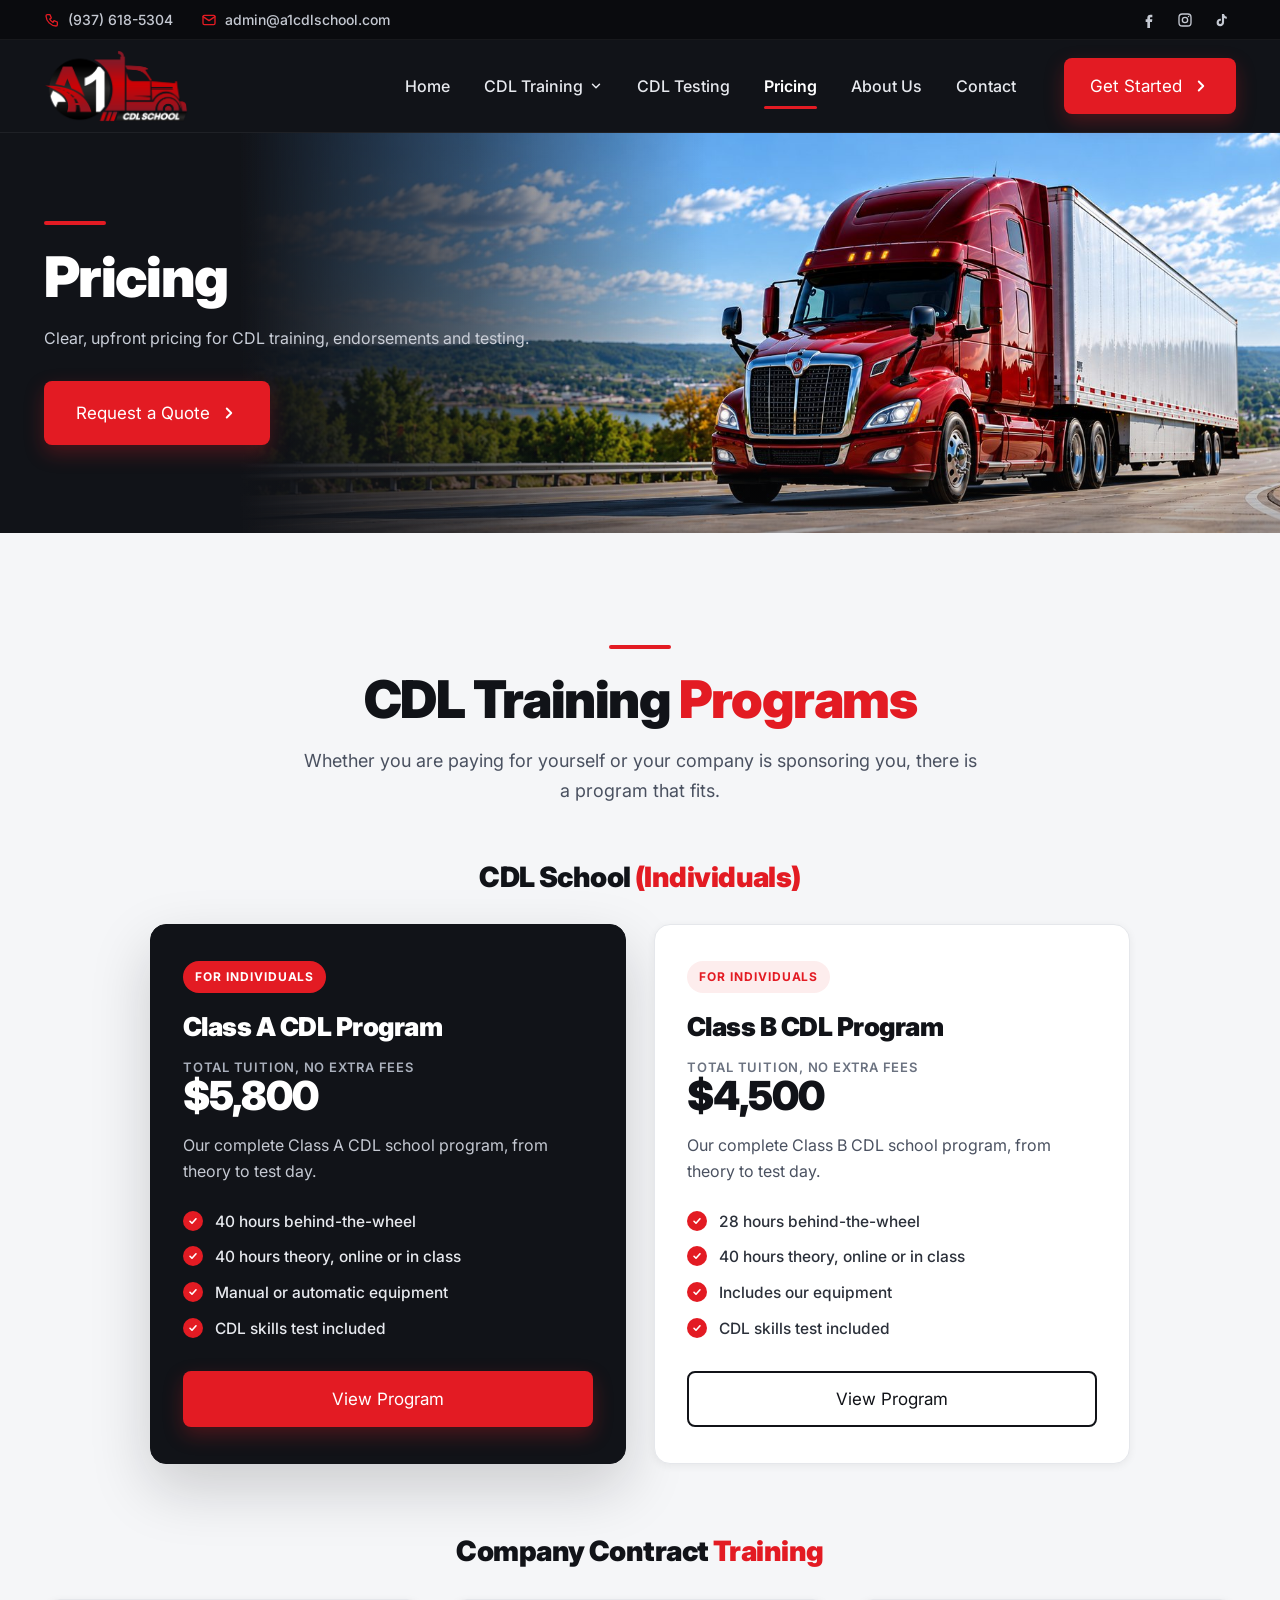
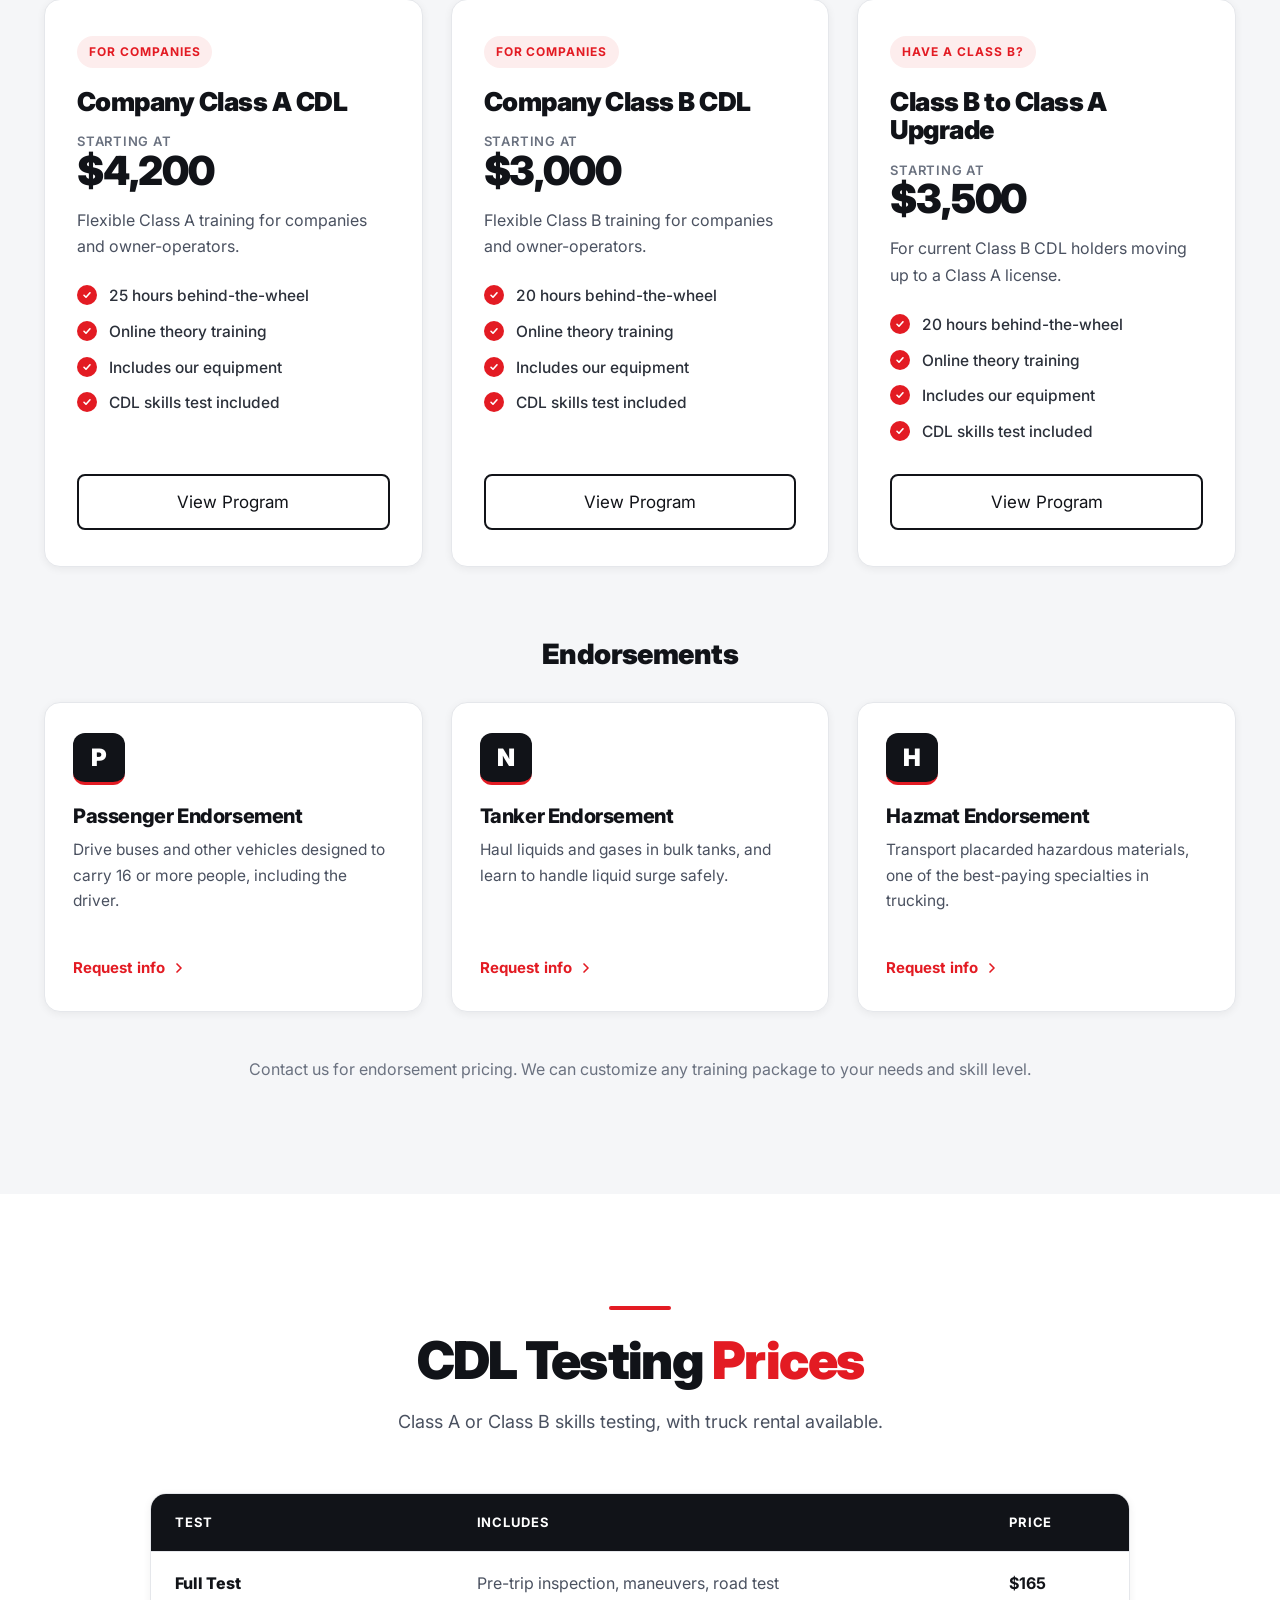
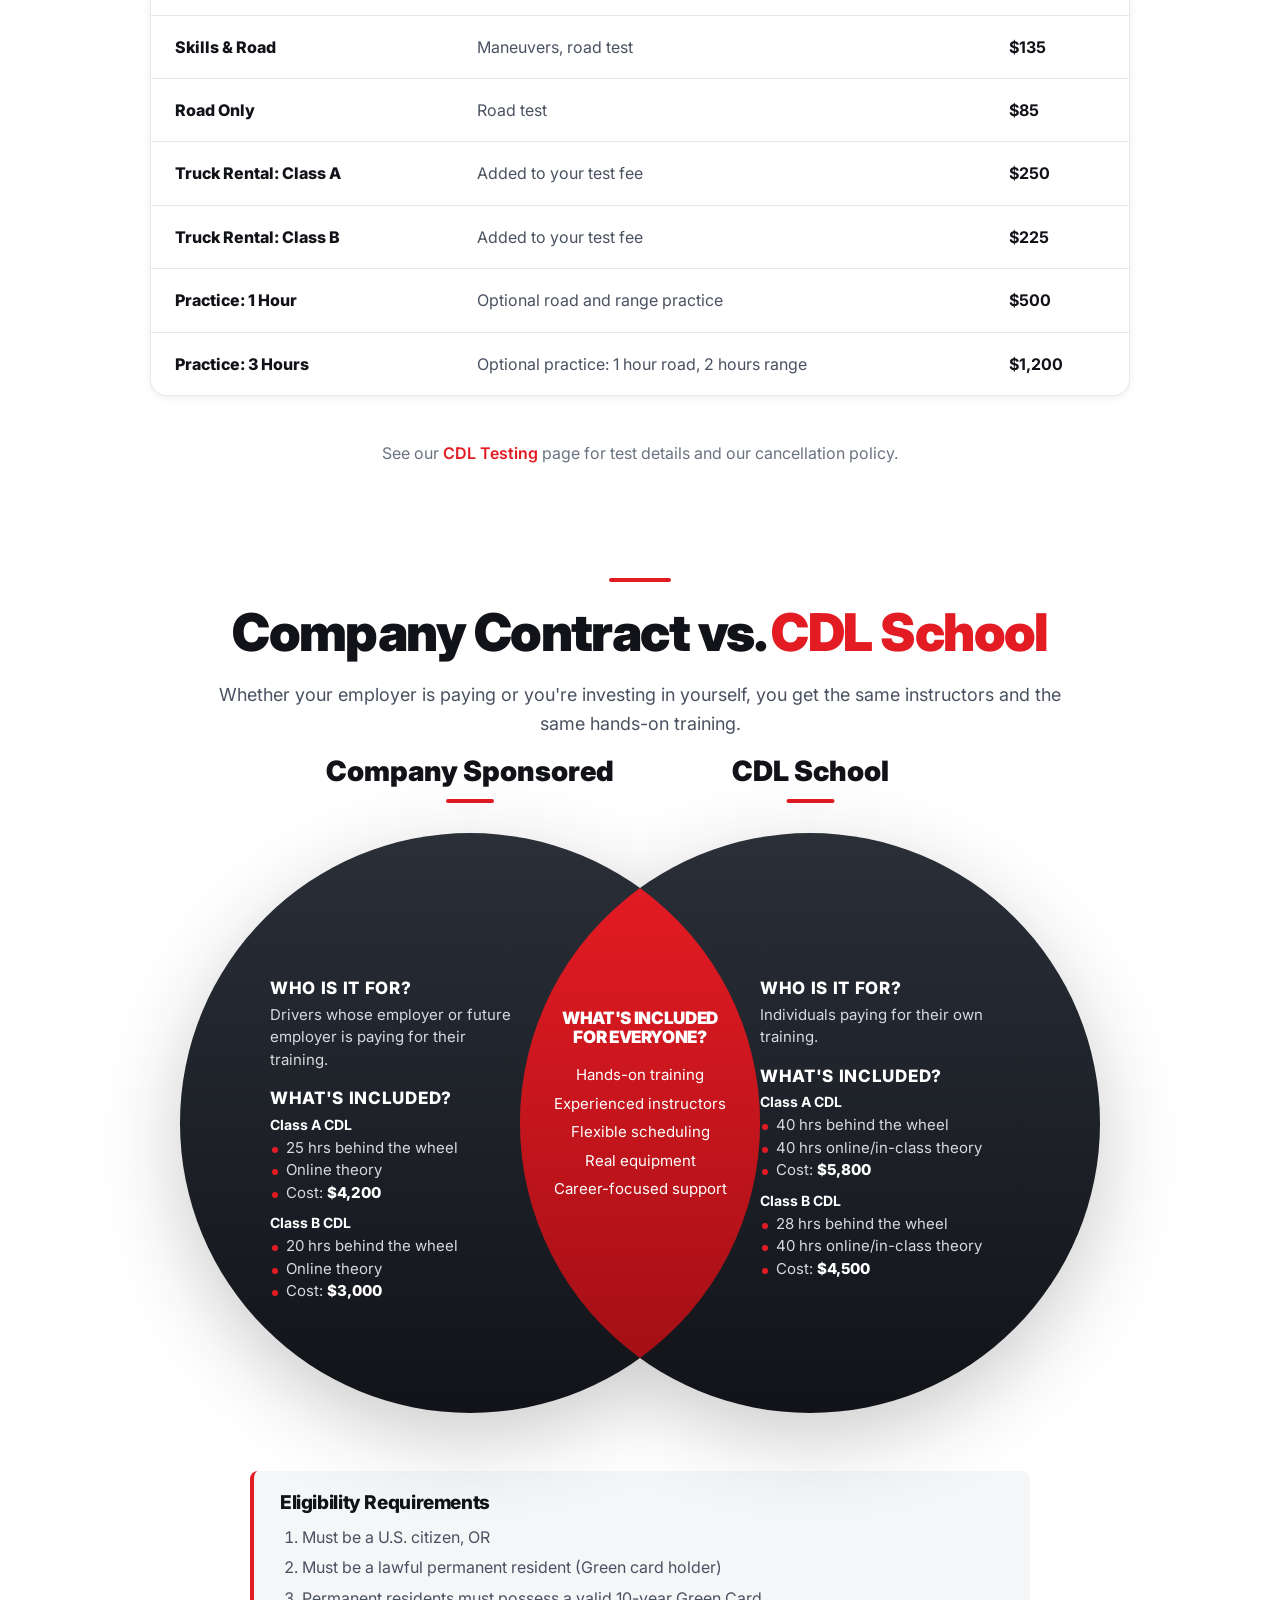
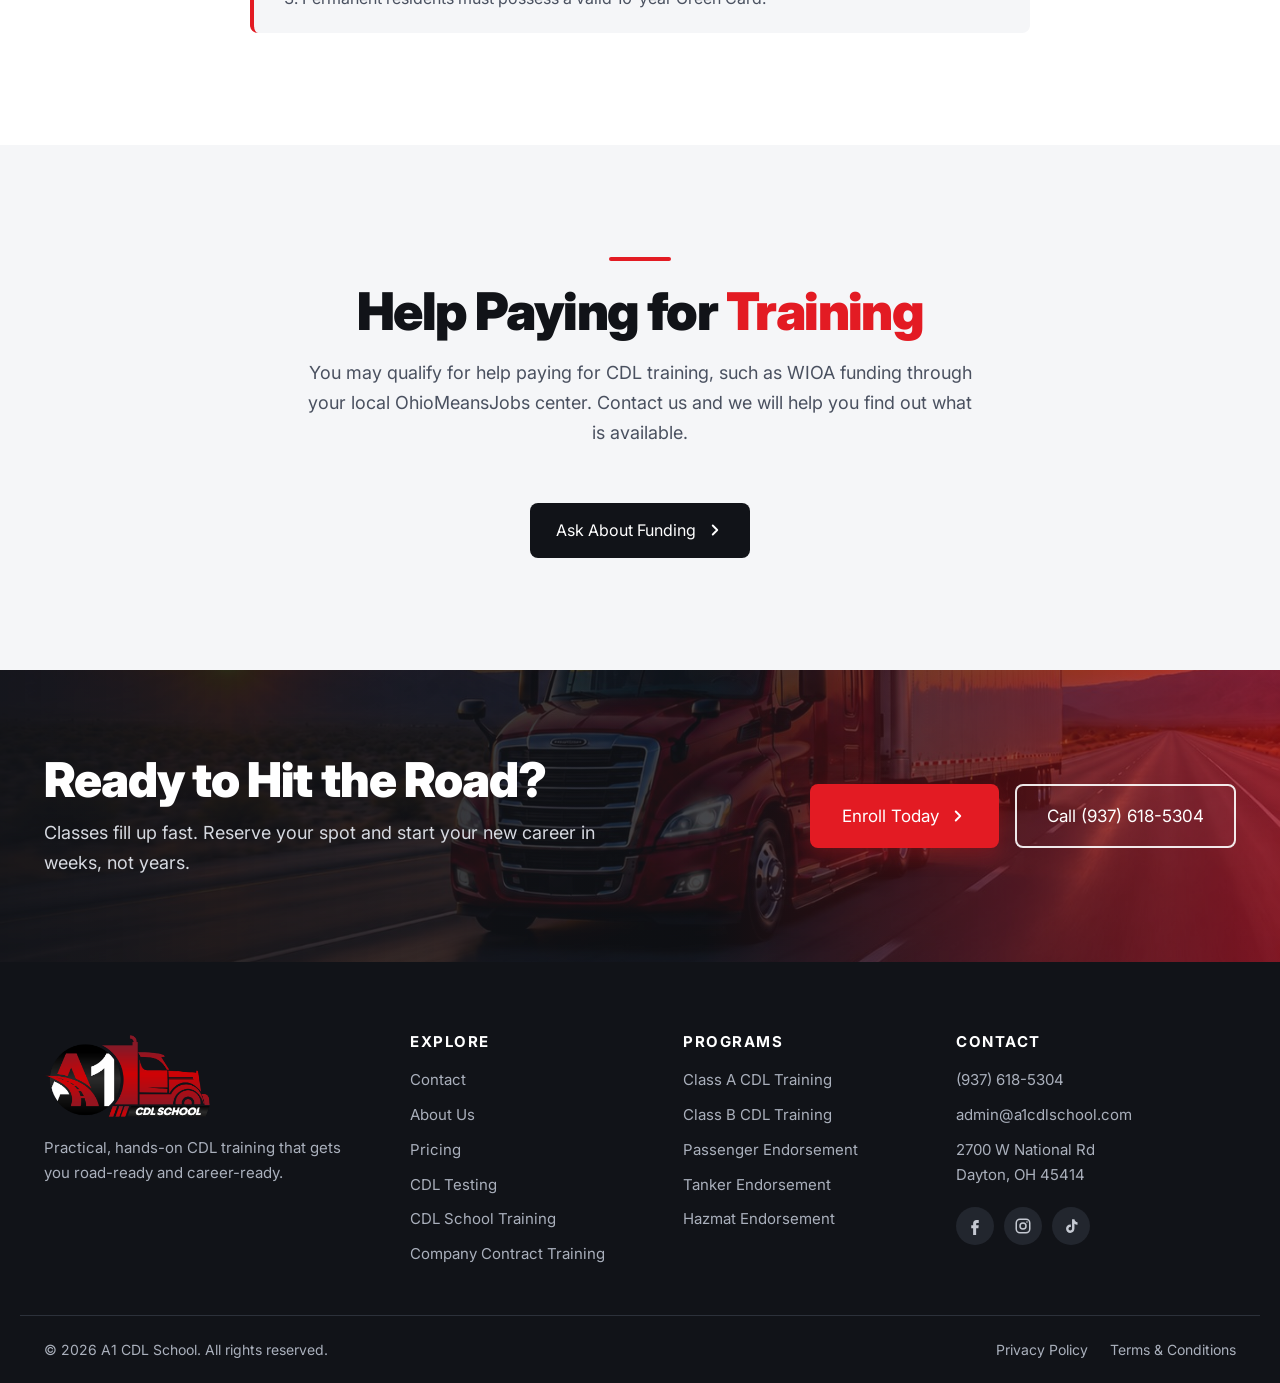
<file: pricing.html>
<!doctype html>
<html lang="en">

<head>
  <meta charset="utf-8" />
  <meta name="viewport" content="width=device-width, initial-scale=1" />
  <title>CDL Training &amp; Testing Prices | A1 CDL School</title>
  <meta name="description"
    content="Pricing for Class A CDL training, company contract packages, endorsements and CDL skills testing at A1 CDL School in Dayton, Ohio." />
  <meta name="theme-color" content="#111318" />
  <link rel="canonical" href="https://a1cdlschool.com/pricing.html" />
  <meta property="og:type" content="website" />
  <meta property="og:site_name" content="A1 CDL School" />
  <meta property="og:locale" content="en_US" />
  <meta property="og:title" content="CDL Training &amp; Testing Prices | A1 CDL School" />
  <meta property="og:description" content="Pricing for Class A CDL training, company contract packages, endorsements and CDL skills testing at A1 CDL School in Dayton, Ohio." />
  <meta property="og:url" content="https://a1cdlschool.com/pricing.html" />
  <meta property="og:image" content="https://a1cdlschool.com/assets/og-image.jpg" />
  <meta property="og:image:width" content="1200" />
  <meta property="og:image:height" content="630" />
  <meta property="og:image:alt" content="A1 CDL School: Class A and Class B CDL training in Dayton, Ohio" />
  <meta name="twitter:card" content="summary_large_image" />
  <meta name="twitter:title" content="CDL Training &amp; Testing Prices | A1 CDL School" />
  <meta name="twitter:description" content="Pricing for Class A CDL training, company contract packages, endorsements and CDL skills testing at A1 CDL School in Dayton, Ohio." />
  <meta name="twitter:image" content="https://a1cdlschool.com/assets/og-image.jpg" />
  <meta name="twitter:image:alt" content="A1 CDL School: Class A and Class B CDL training in Dayton, Ohio" />
  <link rel="icon" href="assets/favicon-32.png" type="image/png" sizes="32x32" />
  <link rel="apple-touch-icon" href="assets/apple-touch-icon.png" />
  <link rel="preconnect" href="https://fonts.googleapis.com" />
  <link rel="preconnect" href="https://fonts.gstatic.com" crossorigin />
  <link href="https://fonts.googleapis.com/css2?family=Inter:wght@400;500;600;700;800;900&display=swap"
    rel="stylesheet" />
  <link rel="stylesheet" href="css/styles.css" />
</head>

<body>
  <a class="skip-link" href="#main">Skip to content</a>

  <!-- ============ Top bar ============ -->
  <div class="topbar" id="top">
    <div class="container topbar-inner">
      <div class="topbar-contact">
        <a href="tel:+19376185304">
          <svg viewBox="0 0 24 24" aria-hidden="true">
            <path d="M5 4h4l2 5-2.5 1.5a11 11 0 005 5L15 13l5 2v4a2 2 0 01-2 2A16 16 0 013 6a2 2 0 012-2" />
          </svg>
          (937) 618-5304
        </a>
        <a href="mailto:admin@a1cdlschool.com" class="topbar-email">
          <svg viewBox="0 0 24 24" aria-hidden="true">
            <rect x="3" y="5" width="18" height="14" rx="2" />
            <path d="M3 7l9 6 9-6" />
          </svg>
          admin@a1cdlschool.com
        </a>
      </div>
      <ul class="social" aria-label="Social media">
        <li><a href="https://www.facebook.com/profile.php?id=61554712478374" aria-label="Facebook" target="_blank"
            rel="noopener"><svg viewBox="0 0 24 24" aria-hidden="true">
              <path class="fill"
                d="M14 8h3V4h-3c-2.8 0-4.5 1.8-4.5 4.6V11H7v4h2.5v9h4v-9h3l.5-4h-3.5V9c0-.6.4-1 1-1z" />
            </svg></a></li>
        <li><a href="https://www.instagram.com/a1cdltraining/" aria-label="Instagram" target="_blank"
            rel="noopener"><svg viewBox="0 0 24 24" aria-hidden="true">
              <rect x="3" y="3" width="18" height="18" rx="5" />
              <circle cx="12" cy="12" r="4" />
              <circle class="fill" cx="17.3" cy="6.7" r="1.1" />
            </svg></a></li>
        <li><a href="https://www.tiktok.com/@a1cdltraining" aria-label="TikTok" target="_blank" rel="noopener"><svg
              viewBox="0 0 24 24" aria-hidden="true">
              <path class="fill"
                d="M16.6 3c.4 2.3 1.8 3.8 4.1 4v3.2c-1.5.1-2.9-.4-4.1-1.2v6.3c0 3.6-2.5 5.9-5.6 5.9a5.6 5.6 0 01-5.6-5.6c0-3.4 2.8-5.9 6.4-5.5v3.3c-1.6-.4-3.1.5-3.1 2.2 0 1.3 1 2.3 2.3 2.3 1.4 0 2.4-.9 2.4-2.9V3h3.2z" />
            </svg></a></li>
      </ul>
    </div>
  </div>

  <!-- ============ Header ============ -->
  <header class="site-header">
    <div class="container header-inner">
      <a href="index.html" class="brand" aria-label="A1 CDL School home">
        <img src="assets/logo-white.png" alt="A1 CDL School" width="600" height="301" />
      </a>

      <nav class="main-nav" id="main-nav" aria-label="Primary">
        <ul>
          <li><a href="index.html">Home</a></li>
          <li class="has-sub">
            <a href="index.html#training">CDL Training <svg class="caret" viewBox="0 0 24 24" aria-hidden="true">
                <path d="M6 9l6 6 6-6" />
              </svg></a>
            <ul class="sub-nav">
              <li><a href="company-contract-training.html">Company Contract Training</a></li>
              <li><a href="cdl-school-training.html">CDL School Training</a></li>
            </ul>
          </li>
          <li><a href="cdl-testing.html">CDL Testing</a></li>
          <li><a href="pricing.html" class="active" aria-current="page">Pricing</a></li>
          <li><a href="about.html">About Us</a></li>
          <li><a href="contact.html">Contact</a></li>
        </ul>
        <a href="contact.html" class="btn btn-primary nav-cta">Get Started <svg class="chev" viewBox="0 0 24 24"
            aria-hidden="true">
            <path d="M9 6l6 6-6 6" />
          </svg></a>
      </nav>

      <a href="contact.html" class="btn btn-primary header-cta">Get Started <svg class="chev" viewBox="0 0 24 24"
          aria-hidden="true">
          <path d="M9 6l6 6-6 6" />
        </svg></a>

      <button class="nav-toggle" aria-controls="main-nav" aria-expanded="false" aria-label="Open menu">
        <span></span><span></span><span></span>
      </button>
    </div>
  </header>

  <main id="main">
    <!-- Prices come from the client's pricing update. Test and rental prices come from the client's CDL testing flyer.
         Keep these in sync with the program and testing pages. -->

    <section class="page-hero page-hero-photo">
      <div class="container">
        <span class="rule"></span>
        <h1>Pricing</h1>
        <p>Clear, upfront pricing for CDL training, endorsements and testing.</p>
        <a href="contact.html" class="btn btn-primary btn-lg">Request a Quote <svg class="chev" viewBox="0 0 24 24" aria-hidden="true">
                <path d="M9 6l6 6-6 6" />
              </svg></a>
      </div>
    </section>

    <section class="section bg-soft">
      <div class="container">
        <div class="section-head reveal">
          <span class="rule" aria-hidden="true"></span>
          <h2>CDL Training <span class="text-red">Programs</span></h2>
          <p>Whether you are paying for yourself or your company is sponsoring you, there is a program that fits.</p>
        </div>
        <h3 class="sub-head reveal">CDL School <span class="text-red">(Individuals)</span></h3>
        <div class="cards cards-2">
          <article class="card card-featured reveal">
            <div class="card-tag">For individuals</div>
            <h3>Class A CDL Program</h3>
            <p class="card-price"><small>Total tuition, no extra fees</small>$5,800</p>
            <p class="card-desc">Our complete Class A CDL school program, from theory to test day.</p>
            <ul class="checklist small">
              <li>40 hours behind-the-wheel</li>
              <li>40 hours theory, online or in class</li>
              <li>Manual or automatic equipment</li>
              <li>CDL skills test included</li>
            </ul>
            <a href="cdl-school-training.html" class="btn btn-primary">View Program</a>
          </article>

          <article class="card reveal">
            <div class="card-tag">For individuals</div>
            <h3>Class B CDL Program</h3>
            <p class="card-price"><small>Total tuition, no extra fees</small>$4,500</p>
            <p class="card-desc">Our complete Class B CDL school program, from theory to test day.</p>
            <ul class="checklist small">
              <li>28 hours behind-the-wheel</li>
              <li>40 hours theory, online or in class</li>
              <li>Includes our equipment</li>
              <li>CDL skills test included</li>
            </ul>
            <a href="cdl-school-training.html" class="btn btn-outline-dark">View Program</a>
          </article>
        </div>

        <h3 class="sub-head reveal">Company Contract <span class="text-red">Training</span></h3>
        <div class="cards">
          <article class="card reveal">
            <div class="card-tag">For companies</div>
            <h3>Company Class A CDL</h3>
            <p class="card-price"><small>Starting at</small>$4,200</p>
            <p class="card-desc">Flexible Class A training for companies and owner-operators.</p>
            <ul class="checklist small">
              <li>25 hours behind-the-wheel</li>
              <li>Online theory training</li>
              <li>Includes our equipment</li>
              <li>CDL skills test included</li>
            </ul>
            <a href="company-contract-training.html" class="btn btn-outline-dark">View Program</a>
          </article>

          <article class="card reveal">
            <div class="card-tag">For companies</div>
            <h3>Company Class B CDL</h3>
            <p class="card-price"><small>Starting at</small>$3,000</p>
            <p class="card-desc">Flexible Class B training for companies and owner-operators.</p>
            <ul class="checklist small">
              <li>20 hours behind-the-wheel</li>
              <li>Online theory training</li>
              <li>Includes our equipment</li>
              <li>CDL skills test included</li>
            </ul>
            <a href="company-contract-training.html" class="btn btn-outline-dark">View Program</a>
          </article>

          <article class="card reveal">
            <div class="card-tag">Have a Class B?</div>
            <h3>Class B to Class A Upgrade</h3>
            <p class="card-price"><small>Starting at</small>$3,500</p>
            <p class="card-desc">For current Class B CDL holders moving up to a Class A license.</p>
            <ul class="checklist small">
              <li>20 hours behind-the-wheel</li>
              <li>Online theory training</li>
              <li>Includes our equipment</li>
              <li>CDL skills test included</li>
            </ul>
            <a href="company-contract-training.html" class="btn btn-outline-dark">View Program</a>
          </article>
        </div>

        <h3 class="sub-head reveal">Endorsements</h3>
        <div class="cards endorsements">
          <article class="card endorse reveal">
            <span class="endorse-code" aria-hidden="true">P</span>
            <h4>Passenger Endorsement</h4>
            <p>Drive buses and other vehicles designed to carry 16 or more people, including the driver.</p>
            <a href="contact.html" class="text-link" data-program="Passenger Endorsement">Request info <svg class="chev"
                viewBox="0 0 24 24" aria-hidden="true">
                <path d="M9 6l6 6-6 6" />
              </svg></a>
          </article>
          <article class="card endorse reveal">
            <span class="endorse-code" aria-hidden="true">N</span>
            <h4>Tanker Endorsement</h4>
            <p>Haul liquids and gases in bulk tanks, and learn to handle liquid surge safely.</p>
            <a href="contact.html" class="text-link" data-program="Tanker Endorsement">Request info <svg class="chev"
                viewBox="0 0 24 24" aria-hidden="true">
                <path d="M9 6l6 6-6 6" />
              </svg></a>
          </article>
          <article class="card endorse reveal">
            <span class="endorse-code" aria-hidden="true">H</span>
            <h4>Hazmat Endorsement</h4>
            <p>Transport placarded hazardous materials, one of the best-paying specialties in trucking.</p>
            <a href="contact.html" class="text-link" data-program="Hazmat Endorsement">Request info <svg class="chev"
                viewBox="0 0 24 24" aria-hidden="true">
                <path d="M9 6l6 6-6 6" />
              </svg></a>
          </article>
        </div>
        <p class="programs-note reveal">Contact us for endorsement pricing. We can customize any training package to
          your needs and skill level.</p>
      </div>
    </section>

    <section class="section">
      <div class="container">
        <div class="section-head reveal">
          <span class="rule" aria-hidden="true"></span>
          <h2>CDL Testing <span class="text-red">Prices</span></h2>
          <p>Class A or Class B skills testing, with truck rental available.</p>
        </div>
        <div class="table-wrap reveal">
          <table class="price-table">
            <thead>
              <tr>
                <th scope="col">Test</th>
                <th scope="col">Includes</th>
                <th scope="col">Price</th>
              </tr>
            </thead>
            <tbody>
              <tr>
                <th scope="row">Full Test</th>
                <td>Pre-trip inspection, maneuvers, road test</td>
                <td>$165</td>
              </tr>
              <tr>
                <th scope="row">Skills &amp; Road</th>
                <td>Maneuvers, road test</td>
                <td>$135</td>
              </tr>
              <tr>
                <th scope="row">Road Only</th>
                <td>Road test</td>
                <td>$85</td>
              </tr>
              <tr>
                <th scope="row">Truck Rental: Class A</th>
                <td>Added to your test fee</td>
                <td>$250</td>
              </tr>
              <tr>
                <th scope="row">Truck Rental: Class B</th>
                <td>Added to your test fee</td>
                <td>$225</td>
              </tr>
              <tr>
                <th scope="row">Practice: 1 Hour</th>
                <td>Optional road and range practice</td>
                <td>$500</td>
              </tr>
              <tr>
                <th scope="row">Practice: 3 Hours</th>
                <td>Optional practice: 1 hour road, 2 hours range</td>
                <td>$1,200</td>
              </tr>
            </tbody>
          </table>
        </div>
        <p class="programs-note reveal">See our <a href="cdl-testing.html">CDL Testing</a> page for test details and
          our cancellation policy.</p>
      </div>
    </section>

    <!-- ============ Compare ============ -->
    <section class="section compare" id="compare">
      <div class="container">
        <div class="section-head reveal">
          <span class="rule" aria-hidden="true"></span>
          <h2>Company Contract vs. <span class="text-red">CDL School</span></h2>
          <p>Whether your employer is paying or you're investing in yourself, you get the same instructors and the
            same hands-on training.</p>
        </div>

        <div class="venn reveal">
          <div class="venn-labels" aria-hidden="true"><span>Company Sponsored</span><span>CDL School</span></div>
          <svg class="venn-shapes" viewBox="0 0 1000 600" aria-hidden="true">
            <defs>
              <linearGradient id="venn-dark" x1="0" y1="0" x2="0" y2="1">
                <stop offset="0" stop-color="#2a2f38" />
                <stop offset="1" stop-color="#111318" />
              </linearGradient>
              <linearGradient id="venn-red" x1="0" y1="0" x2="0" y2="1">
                <stop offset="0" stop-color="#e31b23" />
                <stop offset="1" stop-color="#a50f16" />
              </linearGradient>
            </defs>
            <circle cx="330" cy="300" r="290" fill="url(#venn-dark)" />
            <circle cx="670" cy="300" r="290" fill="url(#venn-dark)" />
            <path d="M500 65 A290 290 0 0 1 500 535 A290 290 0 0 1 500 65z" fill="url(#venn-red)" />
          </svg>
          <svg class="venn-shapes-v" viewBox="0 0 600 960" aria-hidden="true">
            <defs>
              <linearGradient id="venn-dark-v" x1="0" y1="0" x2="0" y2="1">
                <stop offset="0" stop-color="#2a2f38" />
                <stop offset="1" stop-color="#111318" />
              </linearGradient>
              <linearGradient id="venn-red-v" x1="0" y1="0" x2="1" y2="0">
                <stop offset="0" stop-color="#a50f16" />
                <stop offset=".5" stop-color="#e31b23" />
                <stop offset="1" stop-color="#a50f16" />
              </linearGradient>
            </defs>
            <circle cx="300" cy="300" r="290" fill="url(#venn-dark-v)" />
            <circle cx="300" cy="680" r="290" fill="url(#venn-dark-v)" />
            <path d="M81 490 A290 290 0 0 0 519 490 A290 290 0 0 0 81 490z" fill="url(#venn-red-v)" />
          </svg>

          <div class="venn-part venn-left">
            <h3>Company Sponsored</h3>
            <h4>Who is it for?</h4>
            <p>Drivers whose employer or future employer is paying for their training.</p>
            <h4>What's included?</h4>
            <h5>Class A CDL</h5>
            <ul>
              <li>25 hrs behind the wheel</li>
              <li>Online theory</li>
              <li>Cost: <strong>$4,200</strong></li>
            </ul>
            <h5>Class B CDL</h5>
            <ul>
              <li>20 hrs behind the wheel</li>
              <li>Online theory</li>
              <li>Cost: <strong>$3,000</strong></li>
            </ul>
          </div>

          <div class="venn-part venn-center">
            <h3>What's included for everyone?</h3>
            <ul>
              <li>Hands-on training</li>
              <li>Experienced instructors</li>
              <li>Flexible scheduling</li>
              <li>Real equipment</li>
              <li>Career-focused support</li>
            </ul>
          </div>

          <div class="venn-part venn-right">
            <h3>CDL School</h3>
            <h4>Who is it for?</h4>
            <p>Individuals paying for their own training.</p>
            <h4>What's included?</h4>
            <h5>Class A CDL</h5>
            <ul>
              <li>40 hrs behind the wheel</li>
              <li>40 hrs online/in-class theory</li>
              <li>Cost: <strong>$5,800</strong></li>
            </ul>
            <h5>Class B CDL</h5>
            <ul>
              <li>28 hrs behind the wheel</li>
              <li>40 hrs online/in-class theory</li>
              <li>Cost: <strong>$4,500</strong></li>
            </ul>
          </div>
        </div>
        <div class="eligibility reveal">
          <h3>Eligibility Requirements</h3>
          <ol>
            <li>Must be a U.S. citizen, OR</li>
            <li>Must be a lawful permanent resident (Green card holder)</li>
            <li>Permanent residents must possess a valid 10-year Green Card.</li>
          </ol>
        </div>
      </div>
    </section>

    <section class="section bg-soft">
      <div class="container">
        <div class="section-head reveal">
          <span class="rule" aria-hidden="true"></span>
          <h2>Help Paying for <span class="text-red">Training</span></h2>
          <p>You may qualify for help paying for CDL training, such as WIOA funding through your local OhioMeansJobs center. Contact us and we will help you find out what is available.</p>
        </div>
        <p class="programs-note reveal"><a href="contact.html" class="btn btn-dark">Ask About Funding <svg class="chev" viewBox="0 0 24 24" aria-hidden="true">
                <path d="M9 6l6 6-6 6" />
              </svg></a></p>
      </div>
    </section>

    <section class="cta-band">
      <div class="cta-bg" aria-hidden="true"></div>
      <div class="container cta-inner reveal">
        <div>
          <h2>Ready to Hit the Road?</h2>
          <p>Classes fill up fast. Reserve your spot and start your new career in weeks, not years.</p>
        </div>
        <div class="cta-actions">
          <a href="contact.html" class="btn btn-primary btn-lg">Enroll Today <svg class="chev" viewBox="0 0 24 24" aria-hidden="true">
                <path d="M9 6l6 6-6 6" />
              </svg></a>
          <a href="tel:+19376185304" class="btn btn-outline btn-lg">Call (937) 618-5304</a>
        </div>
      </div>
    </section>
  </main>

  <!-- ============ Footer ============ -->
  <footer class="site-footer">
    <div class="container footer-grid">
      <div class="footer-brand">
        <img src="assets/logo-white.png" alt="A1 CDL School" width="600" height="301" loading="lazy" />
        <p>Practical, hands-on CDL training that gets you road-ready and career-ready.</p>
      </div>
      <div>
        <h4>Explore</h4>
        <ul>
          <li><a href="contact.html">Contact</a></li>
          <li><a href="about.html">About Us</a></li>
          <li><a href="pricing.html">Pricing</a></li>
          <li><a href="cdl-testing.html">CDL Testing</a></li>
          <li><a href="cdl-school-training.html">CDL School Training</a></li>
          <li><a href="company-contract-training.html">Company Contract Training</a></li>
        </ul>
      </div>
      <div>
        <h4>Programs</h4>
        <ul>
          <li><a href="index.html#programs">Class A CDL Training</a></li>
          <li><a href="index.html#programs">Class B CDL Training</a></li>
          <li><a href="index.html#endorsements">Passenger Endorsement</a></li>
          <li><a href="index.html#endorsements">Tanker Endorsement</a></li>
          <li><a href="index.html#endorsements">Hazmat Endorsement</a></li>
        </ul>
      </div>
      <div>
        <h4>Contact</h4>
        <ul>
          <li><a href="tel:+19376185304">(937) 618-5304</a></li>
          <li><a href="mailto:admin@a1cdlschool.com">admin@a1cdlschool.com</a></li>
          <li>2700 W National Rd<br />Dayton, OH 45414</li>
        </ul>
        <ul class="social social-footer" aria-label="Social media">
          <li><a href="https://www.facebook.com/profile.php?id=61554712478374" aria-label="Facebook" target="_blank"
              rel="noopener"><svg viewBox="0 0 24 24" aria-hidden="true">
                <path class="fill"
                  d="M14 8h3V4h-3c-2.8 0-4.5 1.8-4.5 4.6V11H7v4h2.5v9h4v-9h3l.5-4h-3.5V9c0-.6.4-1 1-1z" />
              </svg></a></li>
          <li><a href="https://www.instagram.com/a1cdltraining/" aria-label="Instagram" target="_blank"
              rel="noopener"><svg viewBox="0 0 24 24" aria-hidden="true">
                <rect x="3" y="3" width="18" height="18" rx="5" />
                <circle cx="12" cy="12" r="4" />
                <circle class="fill" cx="17.3" cy="6.7" r="1.1" />
              </svg></a></li>
          <li><a href="https://www.tiktok.com/@a1cdltraining" aria-label="TikTok" target="_blank" rel="noopener"><svg
                viewBox="0 0 24 24" aria-hidden="true">
                <path class="fill"
                  d="M16.6 3c.4 2.3 1.8 3.8 4.1 4v3.2c-1.5.1-2.9-.4-4.1-1.2v6.3c0 3.6-2.5 5.9-5.6 5.9a5.6 5.6 0 01-5.6-5.6c0-3.4 2.8-5.9 6.4-5.5v3.3c-1.6-.4-3.1.5-3.1 2.2 0 1.3 1 2.3 2.3 2.3 1.4 0 2.4-.9 2.4-2.9V3h3.2z" />
              </svg></a></li>
        </ul>
      </div>
    </div>
    <div class="container footer-bottom">
      <p>&copy; <span id="year">2026</span> A1 CDL School. All rights reserved.</p>
      <ul class="footer-legal">
        <li><a href="privacy.html">Privacy Policy</a></li>
        <li><a href="terms.html">Terms &amp; Conditions</a></li>
      </ul>
    </div>
  </footer>

  <script src="js/main.js"></script>
</body>

</html>
</file>
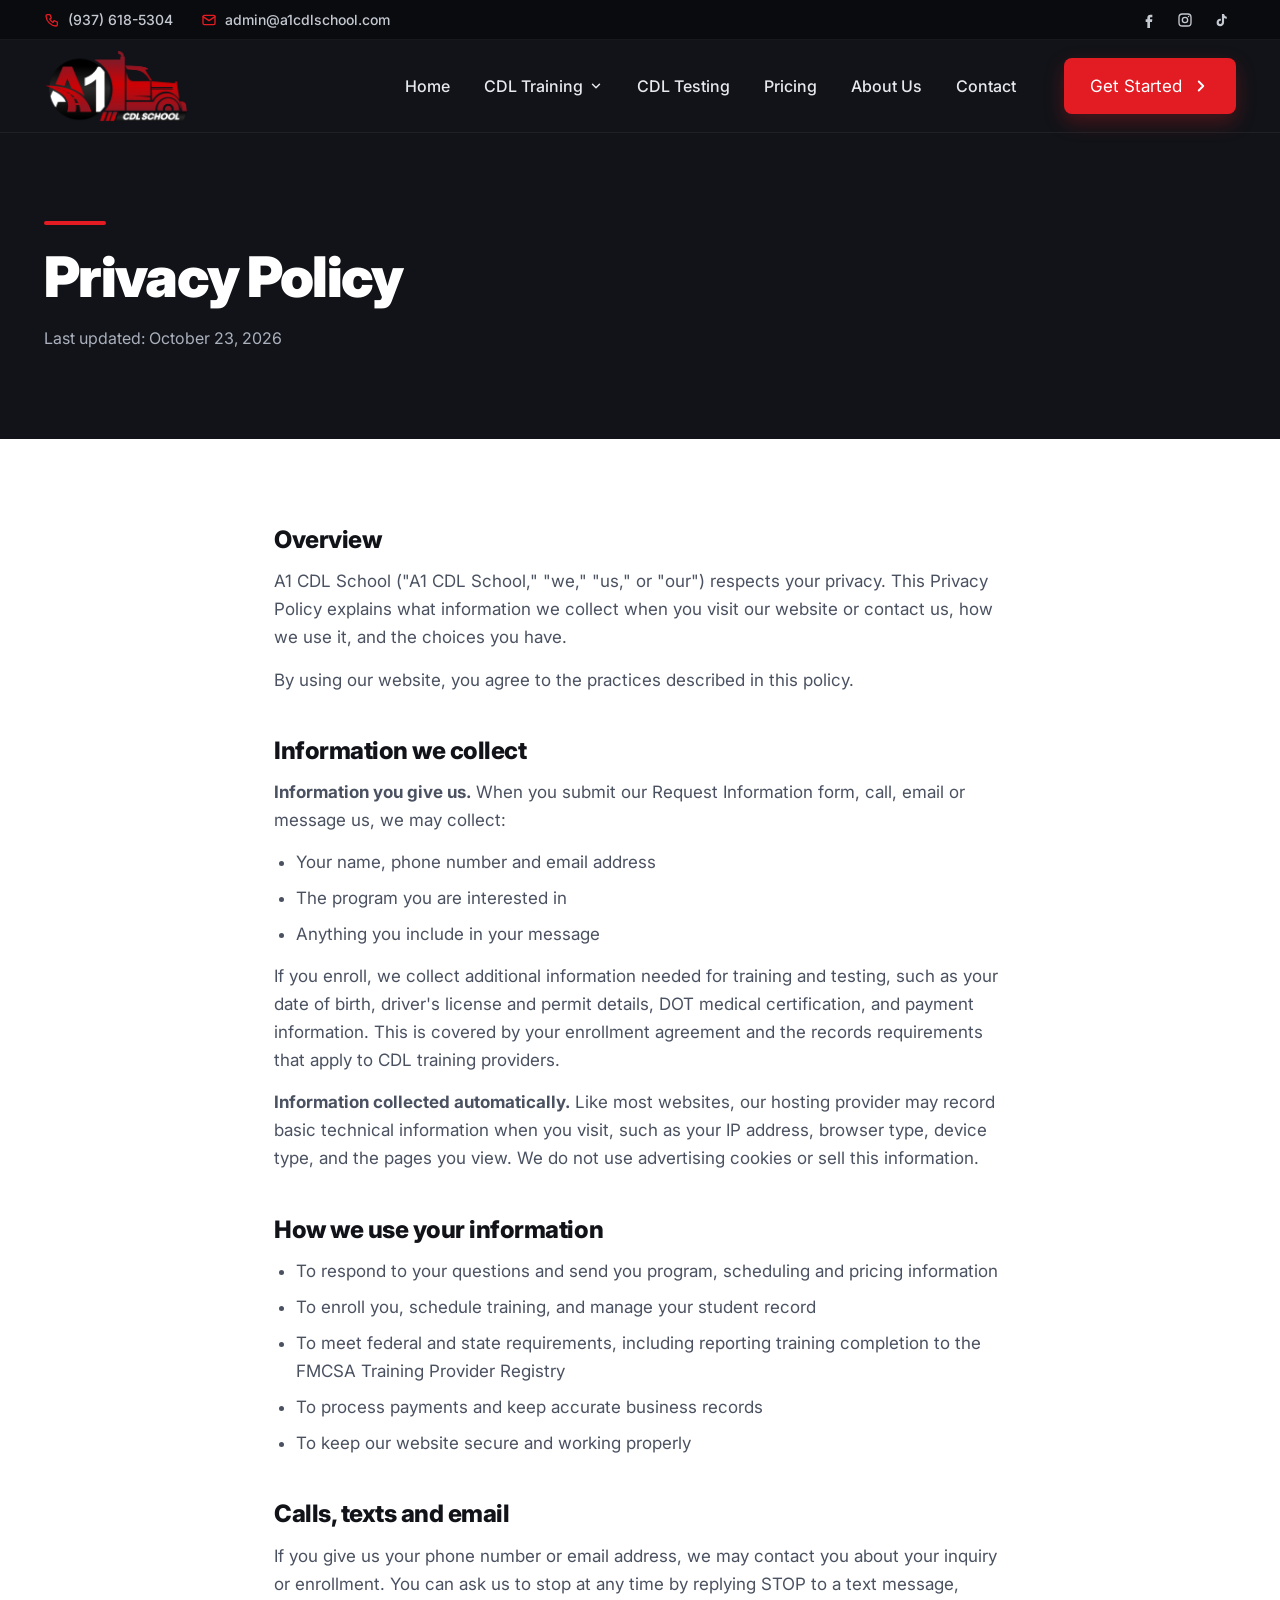
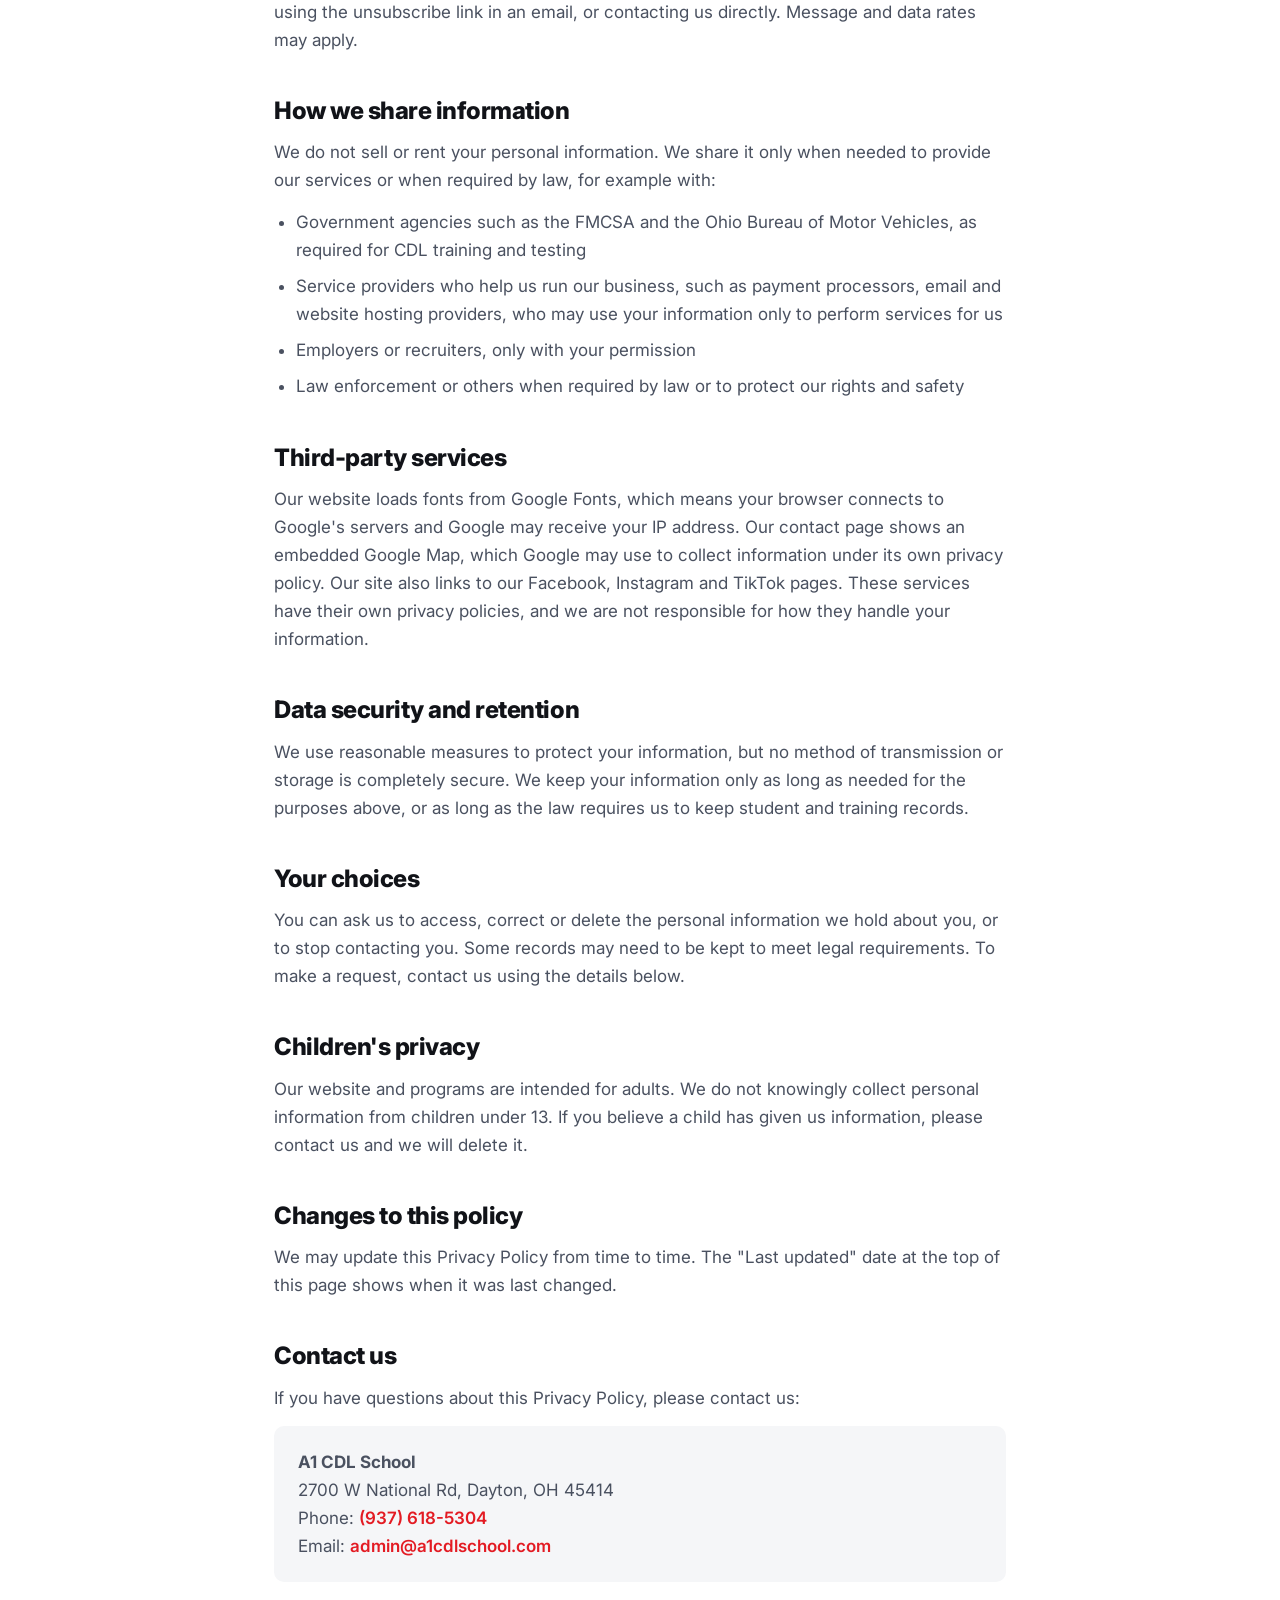
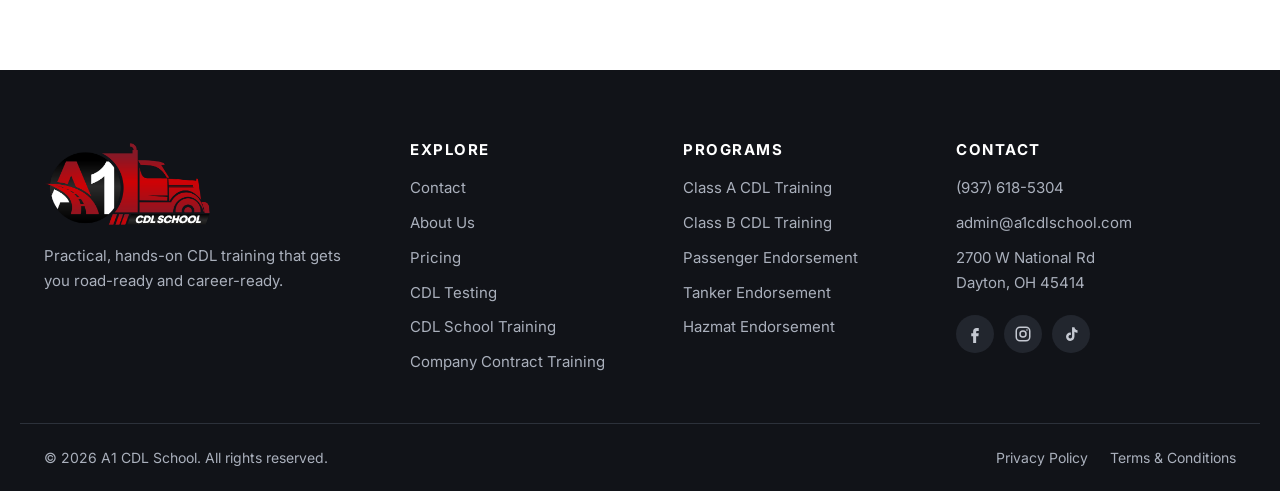
<file: privacy.html>
<!doctype html>
<html lang="en">

<head>
  <meta charset="utf-8" />
  <meta name="viewport" content="width=device-width, initial-scale=1" />
  <title>Privacy Policy | A1 CDL School</title>
  <meta name="description"
    content="How A1 CDL School collects, uses and protects your personal information." />
  <meta name="theme-color" content="#111318" />
  <link rel="canonical" href="https://a1cdlschool.com/privacy.html" />
  <meta property="og:type" content="website" />
  <meta property="og:site_name" content="A1 CDL School" />
  <meta property="og:locale" content="en_US" />
  <meta property="og:title" content="Privacy Policy | A1 CDL School" />
  <meta property="og:description" content="How A1 CDL School collects, uses and protects your personal information." />
  <meta property="og:url" content="https://a1cdlschool.com/privacy.html" />
  <meta property="og:image" content="https://a1cdlschool.com/assets/og-image.jpg" />
  <meta property="og:image:width" content="1200" />
  <meta property="og:image:height" content="630" />
  <meta property="og:image:alt" content="A1 CDL School: Class A and Class B CDL training in Dayton, Ohio" />
  <meta name="twitter:card" content="summary_large_image" />
  <meta name="twitter:title" content="Privacy Policy | A1 CDL School" />
  <meta name="twitter:description" content="How A1 CDL School collects, uses and protects your personal information." />
  <meta name="twitter:image" content="https://a1cdlschool.com/assets/og-image.jpg" />
  <meta name="twitter:image:alt" content="A1 CDL School: Class A and Class B CDL training in Dayton, Ohio" />
  <link rel="icon" href="assets/favicon-32.png" type="image/png" sizes="32x32" />
  <link rel="apple-touch-icon" href="assets/apple-touch-icon.png" />
  <link rel="preconnect" href="https://fonts.googleapis.com" />
  <link rel="preconnect" href="https://fonts.gstatic.com" crossorigin />
  <link href="https://fonts.googleapis.com/css2?family=Inter:wght@400;500;600;700;800;900&display=swap"
    rel="stylesheet" />
  <link rel="stylesheet" href="css/styles.css" />
</head>

<body>
  <a class="skip-link" href="#main">Skip to content</a>

  <!-- ============ Top bar ============ -->
  <div class="topbar" id="top">
    <div class="container topbar-inner">
      <div class="topbar-contact">
        <a href="tel:+19376185304">
          <svg viewBox="0 0 24 24" aria-hidden="true">
            <path d="M5 4h4l2 5-2.5 1.5a11 11 0 005 5L15 13l5 2v4a2 2 0 01-2 2A16 16 0 013 6a2 2 0 012-2" />
          </svg>
          (937) 618-5304
        </a>
        <a href="mailto:admin@a1cdlschool.com" class="topbar-email">
          <svg viewBox="0 0 24 24" aria-hidden="true">
            <rect x="3" y="5" width="18" height="14" rx="2" />
            <path d="M3 7l9 6 9-6" />
          </svg>
          admin@a1cdlschool.com
        </a>
      </div>
      <ul class="social" aria-label="Social media">
        <li><a href="https://www.facebook.com/profile.php?id=61554712478374" aria-label="Facebook" target="_blank"
            rel="noopener"><svg viewBox="0 0 24 24" aria-hidden="true">
              <path class="fill"
                d="M14 8h3V4h-3c-2.8 0-4.5 1.8-4.5 4.6V11H7v4h2.5v9h4v-9h3l.5-4h-3.5V9c0-.6.4-1 1-1z" />
            </svg></a></li>
        <li><a href="https://www.instagram.com/a1cdltraining/" aria-label="Instagram" target="_blank"
            rel="noopener"><svg viewBox="0 0 24 24" aria-hidden="true">
              <rect x="3" y="3" width="18" height="18" rx="5" />
              <circle cx="12" cy="12" r="4" />
              <circle class="fill" cx="17.3" cy="6.7" r="1.1" />
            </svg></a></li>
        <li><a href="https://www.tiktok.com/@a1cdltraining" aria-label="TikTok" target="_blank" rel="noopener"><svg
              viewBox="0 0 24 24" aria-hidden="true">
              <path class="fill"
                d="M16.6 3c.4 2.3 1.8 3.8 4.1 4v3.2c-1.5.1-2.9-.4-4.1-1.2v6.3c0 3.6-2.5 5.9-5.6 5.9a5.6 5.6 0 01-5.6-5.6c0-3.4 2.8-5.9 6.4-5.5v3.3c-1.6-.4-3.1.5-3.1 2.2 0 1.3 1 2.3 2.3 2.3 1.4 0 2.4-.9 2.4-2.9V3h3.2z" />
            </svg></a></li>
      </ul>
    </div>
  </div>

  <!-- ============ Header ============ -->
  <header class="site-header">
    <div class="container header-inner">
      <a href="index.html" class="brand" aria-label="A1 CDL School home">
        <img src="assets/logo-white.png" alt="A1 CDL School" width="600" height="301" />
      </a>

      <nav class="main-nav" id="main-nav" aria-label="Primary">
        <ul>
          <li><a href="index.html">Home</a></li>
          <li class="has-sub">
            <a href="index.html#training">CDL Training <svg class="caret" viewBox="0 0 24 24" aria-hidden="true">
                <path d="M6 9l6 6 6-6" />
              </svg></a>
            <ul class="sub-nav">
              <li><a href="company-contract-training.html">Company Contract Training</a></li>
              <li><a href="cdl-school-training.html">CDL School Training</a></li>
            </ul>
          </li>
          <li><a href="cdl-testing.html">CDL Testing</a></li>
          <li><a href="pricing.html">Pricing</a></li>
          <li><a href="about.html">About Us</a></li>
          <li><a href="contact.html">Contact</a></li>
        </ul>
        <a href="contact.html" class="btn btn-primary nav-cta">Get Started <svg class="chev" viewBox="0 0 24 24"
            aria-hidden="true">
            <path d="M9 6l6 6-6 6" />
          </svg></a>
      </nav>

      <a href="contact.html" class="btn btn-primary header-cta">Get Started <svg class="chev" viewBox="0 0 24 24"
          aria-hidden="true">
          <path d="M9 6l6 6-6 6" />
        </svg></a>

      <button class="nav-toggle" aria-controls="main-nav" aria-expanded="false" aria-label="Open menu">
        <span></span><span></span><span></span>
      </button>
    </div>
  </header>

  <main id="main">
    <section class="page-hero">
      <div class="container">
        <span class="rule"></span>
        <h1>Privacy Policy</h1>
        <p>Last updated: October 23, 2026</p>
      </div>
    </section>

    <section class="legal">
      <div class="container legal-body">
        <h2>Overview</h2>
        <p>A1 CDL School ("A1 CDL School," "we," "us," or "our") respects your privacy. This Privacy Policy explains
          what information we collect when you visit our website or contact us, how we use it, and the choices you
          have.</p>
        <p>By using our website, you agree to the practices described in this policy.</p>

        <h2>Information we collect</h2>
        <p><strong>Information you give us.</strong> When you submit our Request Information form, call, email or
          message us, we may collect:</p>
        <ul>
          <li>Your name, phone number and email address</li>
          <li>The program you are interested in</li>
          <li>Anything you include in your message</li>
        </ul>
        <p>If you enroll, we collect additional information needed for training and testing, such as your date of birth,
          driver's license and permit details, DOT medical certification, and payment information. This is covered by
          your enrollment agreement and the records requirements that apply to CDL training providers.</p>
        <p><strong>Information collected automatically.</strong> Like most websites, our hosting provider may record basic
          technical information when you visit, such as your IP address, browser type, device type, and the pages you
          view. We do not use advertising cookies or sell this information.</p>

        <h2>How we use your information</h2>
        <ul>
          <li>To respond to your questions and send you program, scheduling and pricing information</li>
          <li>To enroll you, schedule training, and manage your student record</li>
          <li>To meet federal and state requirements, including reporting training completion to the FMCSA Training
            Provider Registry</li>
          <li>To process payments and keep accurate business records</li>
          <li>To keep our website secure and working properly</li>
        </ul>

        <h2>Calls, texts and email</h2>
        <p>If you give us your phone number or email address, we may contact you about your inquiry or enrollment. You
          can ask us to stop at any time by replying STOP to a text message, using the unsubscribe link in an email, or
          contacting us directly. Message and data rates may apply.</p>

        <h2>How we share information</h2>
        <p>We do not sell or rent your personal information. We share it only when needed to provide our services or
          when required by law, for example with:</p>
        <ul>
          <li>Government agencies such as the FMCSA and the Ohio Bureau of Motor Vehicles, as required for CDL training
            and testing</li>
          <li>Service providers who help us run our business, such as payment processors, email and website hosting
            providers, who may use your information only to perform services for us</li>
          <li>Employers or recruiters, only with your permission</li>
          <li>Law enforcement or others when required by law or to protect our rights and safety</li>
        </ul>

        <h2>Third-party services</h2>
        <p>Our website loads fonts from Google Fonts, which means your browser connects to Google's servers and Google
          may receive your IP address. Our contact page shows an embedded Google Map, which Google may use to collect
          information under its own privacy policy. Our site also links to our Facebook, Instagram and TikTok pages. These services
          have their own privacy policies, and we are not responsible for how they handle your information.</p>

        <h2>Data security and retention</h2>
        <p>We use reasonable measures to protect your information, but no method of transmission or storage is
          completely secure. We keep your information only as long as needed for the purposes above, or as long as the
          law requires us to keep student and training records.</p>

        <h2>Your choices</h2>
        <p>You can ask us to access, correct or delete the personal information we hold about you, or to stop
          contacting you. Some records may need to be kept to meet legal requirements. To make a request, contact us
          using the details below.</p>

        <h2>Children's privacy</h2>
        <p>Our website and programs are intended for adults. We do not knowingly collect personal information from
          children under 13. If you believe a child has given us information, please contact us and we will delete
          it.</p>

        <h2>Changes to this policy</h2>
        <p>We may update this Privacy Policy from time to time. The "Last updated" date at the top of this page shows
          when it was last changed.</p>

        <h2>Contact us</h2>
        <p>If you have questions about this Privacy Policy, please contact us:</p>
        <address class="legal-contact">
          <strong>A1 CDL School</strong><br />
          2700 W National Rd, Dayton, OH 45414<br />
          Phone: <a href="tel:+19376185304">(937) 618-5304</a><br />
          Email: <a href="mailto:admin@a1cdlschool.com">admin@a1cdlschool.com</a>
        </address>
      </div>
    </section>
  </main>

  <!-- ============ Footer ============ -->
  <footer class="site-footer">
    <div class="container footer-grid">
      <div class="footer-brand">
        <img src="assets/logo-white.png" alt="A1 CDL School" width="600" height="301" loading="lazy" />
        <p>Practical, hands-on CDL training that gets you road-ready and career-ready.</p>
      </div>
      <div>
        <h4>Explore</h4>
        <ul>
          <li><a href="contact.html">Contact</a></li>
          <li><a href="about.html">About Us</a></li>
          <li><a href="pricing.html">Pricing</a></li>
          <li><a href="cdl-testing.html">CDL Testing</a></li>
          <li><a href="cdl-school-training.html">CDL School Training</a></li>
          <li><a href="company-contract-training.html">Company Contract Training</a></li>
        </ul>
      </div>
      <div>
        <h4>Programs</h4>
        <ul>
          <li><a href="index.html#programs">Class A CDL Training</a></li>
          <li><a href="index.html#programs">Class B CDL Training</a></li>
          <li><a href="index.html#endorsements">Passenger Endorsement</a></li>
          <li><a href="index.html#endorsements">Tanker Endorsement</a></li>
          <li><a href="index.html#endorsements">Hazmat Endorsement</a></li>
        </ul>
      </div>
      <div>
        <h4>Contact</h4>
        <ul>
          <li><a href="tel:+19376185304">(937) 618-5304</a></li>
          <li><a href="mailto:admin@a1cdlschool.com">admin@a1cdlschool.com</a></li>
          <li>2700 W National Rd<br />Dayton, OH 45414</li>
        </ul>
        <ul class="social social-footer" aria-label="Social media">
          <li><a href="https://www.facebook.com/profile.php?id=61554712478374" aria-label="Facebook" target="_blank"
              rel="noopener"><svg viewBox="0 0 24 24" aria-hidden="true">
                <path class="fill"
                  d="M14 8h3V4h-3c-2.8 0-4.5 1.8-4.5 4.6V11H7v4h2.5v9h4v-9h3l.5-4h-3.5V9c0-.6.4-1 1-1z" />
              </svg></a></li>
          <li><a href="https://www.instagram.com/a1cdltraining/" aria-label="Instagram" target="_blank"
              rel="noopener"><svg viewBox="0 0 24 24" aria-hidden="true">
                <rect x="3" y="3" width="18" height="18" rx="5" />
                <circle cx="12" cy="12" r="4" />
                <circle class="fill" cx="17.3" cy="6.7" r="1.1" />
              </svg></a></li>
          <li><a href="https://www.tiktok.com/@a1cdltraining" aria-label="TikTok" target="_blank" rel="noopener"><svg
                viewBox="0 0 24 24" aria-hidden="true">
                <path class="fill"
                  d="M16.6 3c.4 2.3 1.8 3.8 4.1 4v3.2c-1.5.1-2.9-.4-4.1-1.2v6.3c0 3.6-2.5 5.9-5.6 5.9a5.6 5.6 0 01-5.6-5.6c0-3.4 2.8-5.9 6.4-5.5v3.3c-1.6-.4-3.1.5-3.1 2.2 0 1.3 1 2.3 2.3 2.3 1.4 0 2.4-.9 2.4-2.9V3h3.2z" />
              </svg></a></li>
        </ul>
      </div>
    </div>
    <div class="container footer-bottom">
      <p>&copy; <span id="year">2026</span> A1 CDL School. All rights reserved.</p>
      <ul class="footer-legal">
        <li><a href="privacy.html">Privacy Policy</a></li>
        <li><a href="terms.html">Terms &amp; Conditions</a></li>
      </ul>
    </div>
  </footer>

  <script src="js/main.js"></script>
</body>

</html>
</file>
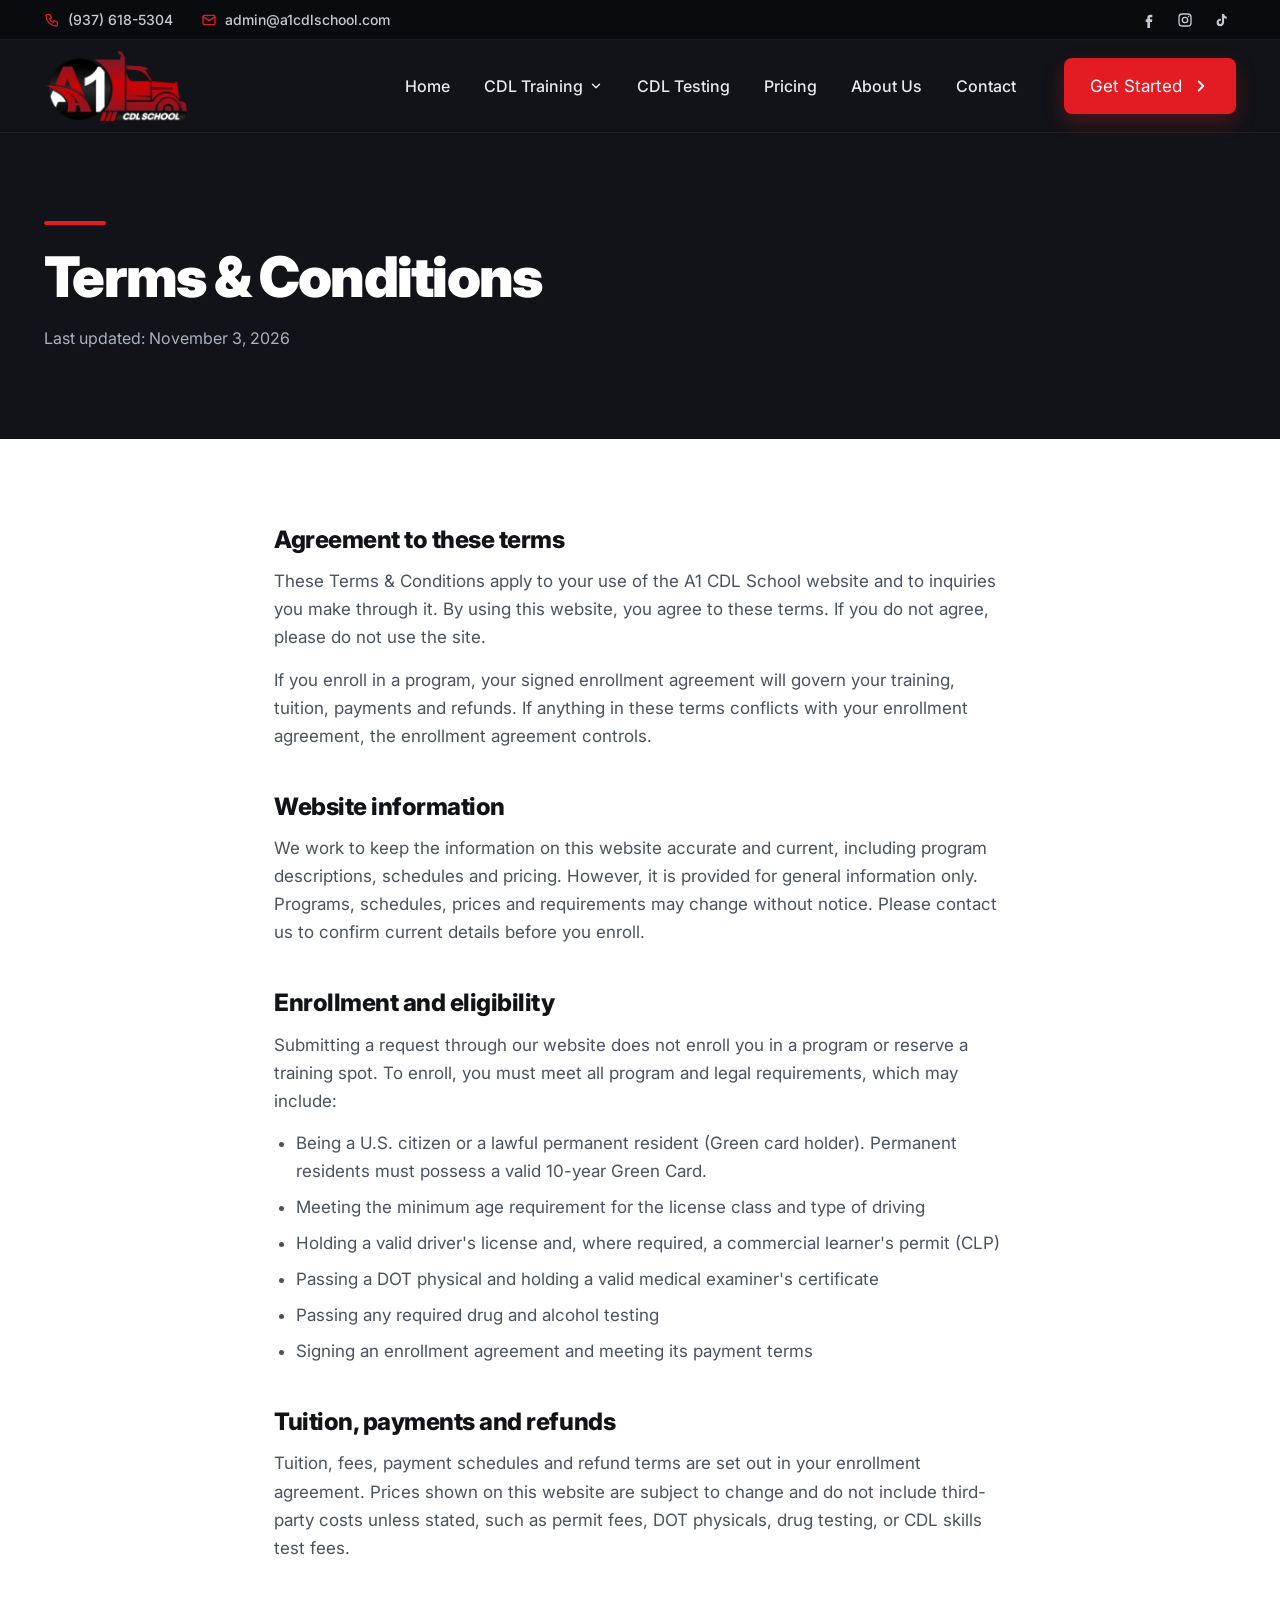
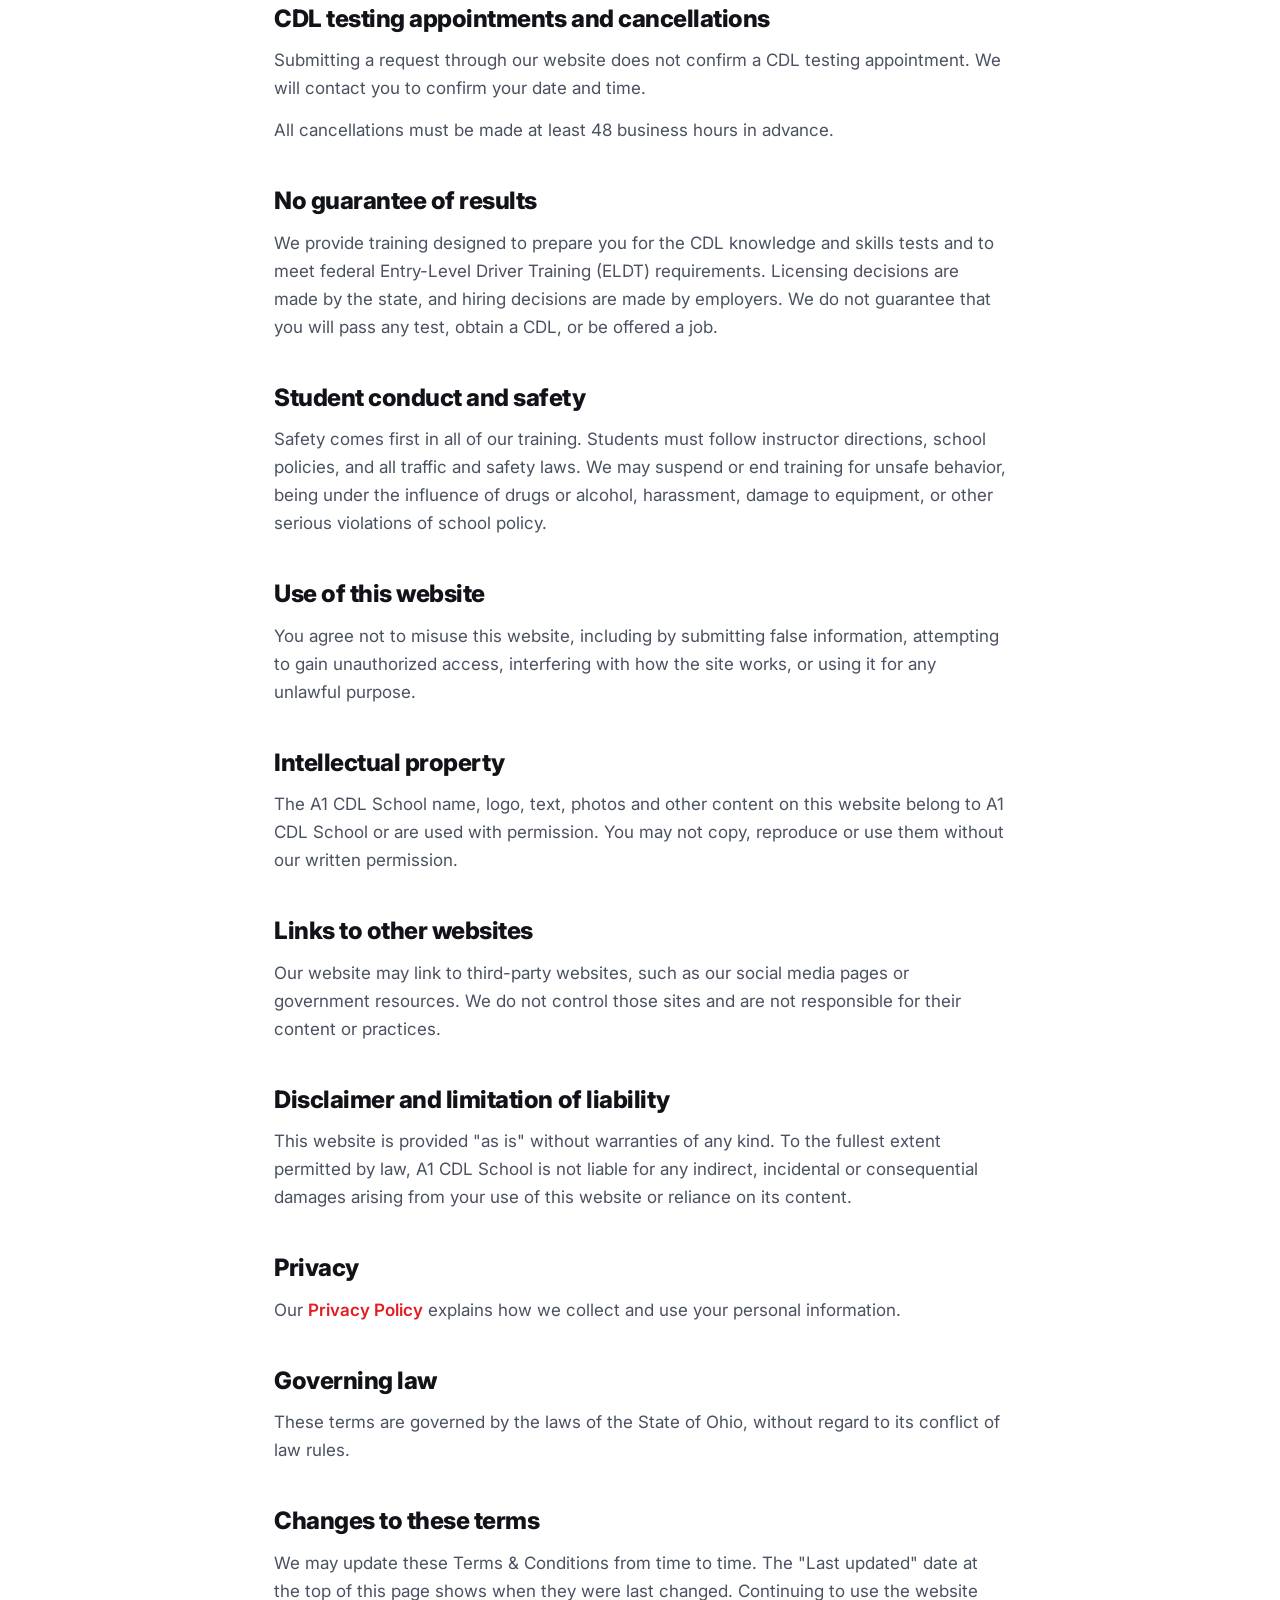
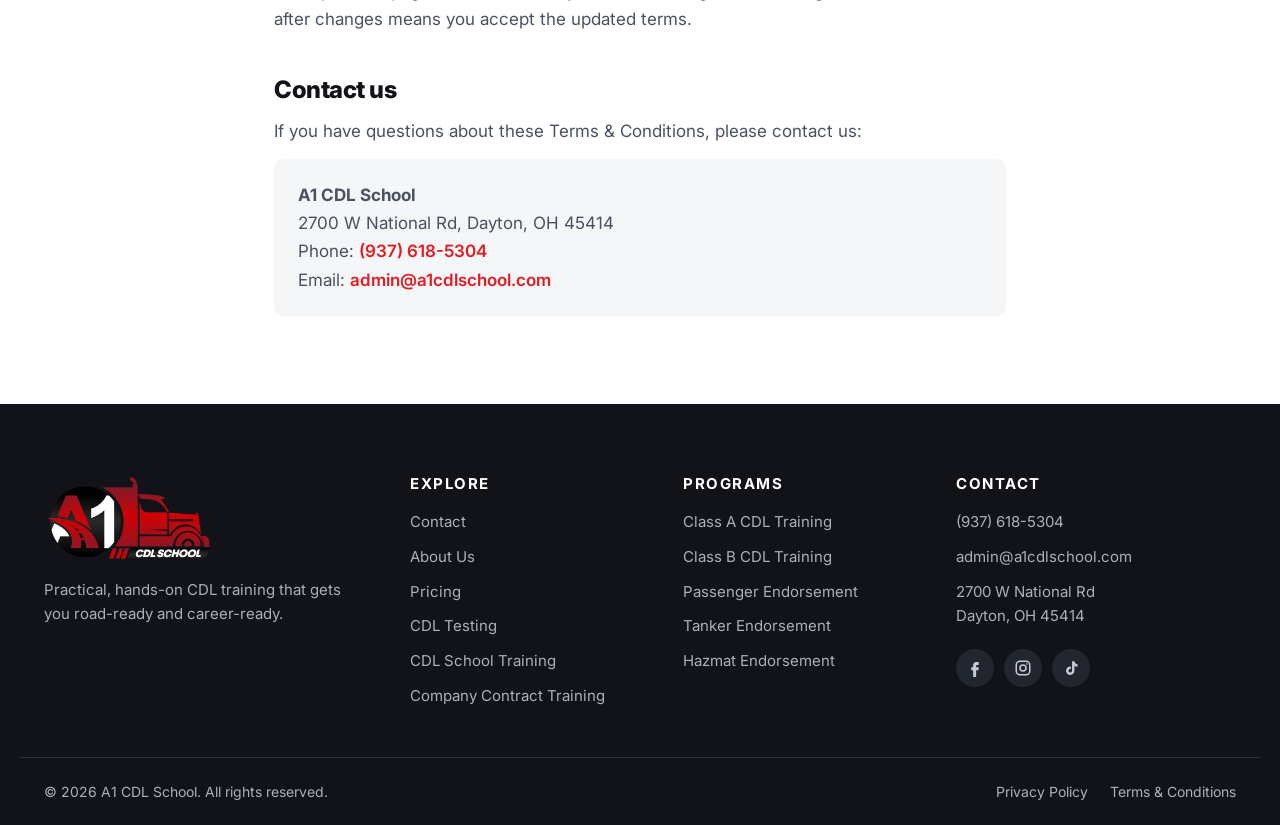
<file: terms.html>
<!doctype html>
<html lang="en">

<head>
  <meta charset="utf-8" />
  <meta name="viewport" content="width=device-width, initial-scale=1" />
  <title>Terms &amp; Conditions | A1 CDL School</title>
  <meta name="description"
    content="Terms and conditions for using the A1 CDL School website and services." />
  <meta name="theme-color" content="#111318" />
  <link rel="canonical" href="https://a1cdlschool.com/terms.html" />
  <meta property="og:type" content="website" />
  <meta property="og:site_name" content="A1 CDL School" />
  <meta property="og:locale" content="en_US" />
  <meta property="og:title" content="Terms &amp; Conditions | A1 CDL School" />
  <meta property="og:description" content="Terms and conditions for using the A1 CDL School website and services." />
  <meta property="og:url" content="https://a1cdlschool.com/terms.html" />
  <meta property="og:image" content="https://a1cdlschool.com/assets/og-image.jpg" />
  <meta property="og:image:width" content="1200" />
  <meta property="og:image:height" content="630" />
  <meta property="og:image:alt" content="A1 CDL School: Class A and Class B CDL training in Dayton, Ohio" />
  <meta name="twitter:card" content="summary_large_image" />
  <meta name="twitter:title" content="Terms &amp; Conditions | A1 CDL School" />
  <meta name="twitter:description" content="Terms and conditions for using the A1 CDL School website and services." />
  <meta name="twitter:image" content="https://a1cdlschool.com/assets/og-image.jpg" />
  <meta name="twitter:image:alt" content="A1 CDL School: Class A and Class B CDL training in Dayton, Ohio" />
  <link rel="icon" href="assets/favicon-32.png" type="image/png" sizes="32x32" />
  <link rel="apple-touch-icon" href="assets/apple-touch-icon.png" />
  <link rel="preconnect" href="https://fonts.googleapis.com" />
  <link rel="preconnect" href="https://fonts.gstatic.com" crossorigin />
  <link href="https://fonts.googleapis.com/css2?family=Inter:wght@400;500;600;700;800;900&display=swap"
    rel="stylesheet" />
  <link rel="stylesheet" href="css/styles.css" />
</head>

<body>
  <a class="skip-link" href="#main">Skip to content</a>

  <!-- ============ Top bar ============ -->
  <div class="topbar" id="top">
    <div class="container topbar-inner">
      <div class="topbar-contact">
        <a href="tel:+19376185304">
          <svg viewBox="0 0 24 24" aria-hidden="true">
            <path d="M5 4h4l2 5-2.5 1.5a11 11 0 005 5L15 13l5 2v4a2 2 0 01-2 2A16 16 0 013 6a2 2 0 012-2" />
          </svg>
          (937) 618-5304
        </a>
        <a href="mailto:admin@a1cdlschool.com" class="topbar-email">
          <svg viewBox="0 0 24 24" aria-hidden="true">
            <rect x="3" y="5" width="18" height="14" rx="2" />
            <path d="M3 7l9 6 9-6" />
          </svg>
          admin@a1cdlschool.com
        </a>
      </div>
      <ul class="social" aria-label="Social media">
        <li><a href="https://www.facebook.com/profile.php?id=61554712478374" aria-label="Facebook" target="_blank"
            rel="noopener"><svg viewBox="0 0 24 24" aria-hidden="true">
              <path class="fill"
                d="M14 8h3V4h-3c-2.8 0-4.5 1.8-4.5 4.6V11H7v4h2.5v9h4v-9h3l.5-4h-3.5V9c0-.6.4-1 1-1z" />
            </svg></a></li>
        <li><a href="https://www.instagram.com/a1cdltraining/" aria-label="Instagram" target="_blank"
            rel="noopener"><svg viewBox="0 0 24 24" aria-hidden="true">
              <rect x="3" y="3" width="18" height="18" rx="5" />
              <circle cx="12" cy="12" r="4" />
              <circle class="fill" cx="17.3" cy="6.7" r="1.1" />
            </svg></a></li>
        <li><a href="https://www.tiktok.com/@a1cdltraining" aria-label="TikTok" target="_blank" rel="noopener"><svg
              viewBox="0 0 24 24" aria-hidden="true">
              <path class="fill"
                d="M16.6 3c.4 2.3 1.8 3.8 4.1 4v3.2c-1.5.1-2.9-.4-4.1-1.2v6.3c0 3.6-2.5 5.9-5.6 5.9a5.6 5.6 0 01-5.6-5.6c0-3.4 2.8-5.9 6.4-5.5v3.3c-1.6-.4-3.1.5-3.1 2.2 0 1.3 1 2.3 2.3 2.3 1.4 0 2.4-.9 2.4-2.9V3h3.2z" />
            </svg></a></li>
      </ul>
    </div>
  </div>

  <!-- ============ Header ============ -->
  <header class="site-header">
    <div class="container header-inner">
      <a href="index.html" class="brand" aria-label="A1 CDL School home">
        <img src="assets/logo-white.png" alt="A1 CDL School" width="600" height="301" />
      </a>

      <nav class="main-nav" id="main-nav" aria-label="Primary">
        <ul>
          <li><a href="index.html">Home</a></li>
          <li class="has-sub">
            <a href="index.html#training">CDL Training <svg class="caret" viewBox="0 0 24 24" aria-hidden="true">
                <path d="M6 9l6 6 6-6" />
              </svg></a>
            <ul class="sub-nav">
              <li><a href="company-contract-training.html">Company Contract Training</a></li>
              <li><a href="cdl-school-training.html">CDL School Training</a></li>
            </ul>
          </li>
          <li><a href="cdl-testing.html">CDL Testing</a></li>
          <li><a href="pricing.html">Pricing</a></li>
          <li><a href="about.html">About Us</a></li>
          <li><a href="contact.html">Contact</a></li>
        </ul>
        <a href="contact.html" class="btn btn-primary nav-cta">Get Started <svg class="chev" viewBox="0 0 24 24"
            aria-hidden="true">
            <path d="M9 6l6 6-6 6" />
          </svg></a>
      </nav>

      <a href="contact.html" class="btn btn-primary header-cta">Get Started <svg class="chev" viewBox="0 0 24 24"
          aria-hidden="true">
          <path d="M9 6l6 6-6 6" />
        </svg></a>

      <button class="nav-toggle" aria-controls="main-nav" aria-expanded="false" aria-label="Open menu">
        <span></span><span></span><span></span>
      </button>
    </div>
  </header>

  <main id="main">
    <section class="page-hero">
      <div class="container">
        <span class="rule"></span>
        <h1>Terms &amp; Conditions</h1>
        <p>Last updated: November 3, 2026</p>
      </div>
    </section>

    <section class="legal">
      <div class="container legal-body">
        <h2>Agreement to these terms</h2>
        <p>These Terms &amp; Conditions apply to your use of the A1 CDL School website and to inquiries you make
          through it. By using this website, you agree to these terms. If you do not agree, please do not use the
          site.</p>
        <p>If you enroll in a program, your signed enrollment agreement will govern your training, tuition, payments and
          refunds. If anything in these terms conflicts with your enrollment agreement, the enrollment agreement
          controls.</p>

        <h2>Website information</h2>
        <p>We work to keep the information on this website accurate and current, including program descriptions,
          schedules and pricing. However, it is provided for general information only. Programs, schedules, prices and
          requirements may change without notice. Please contact us to confirm current details before you enroll.</p>

        <h2>Enrollment and eligibility</h2>
        <p>Submitting a request through our website does not enroll you in a program or reserve a training spot. To
          enroll, you must meet all program and legal requirements, which may include:</p>
        <ul>
          <li>Being a U.S. citizen or a lawful permanent resident (Green card holder). Permanent residents must possess a
            valid 10-year Green Card.</li>
          <li>Meeting the minimum age requirement for the license class and type of driving</li>
          <li>Holding a valid driver's license and, where required, a commercial learner's permit (CLP)</li>
          <li>Passing a DOT physical and holding a valid medical examiner's certificate</li>
          <li>Passing any required drug and alcohol testing</li>
          <li>Signing an enrollment agreement and meeting its payment terms</li>
        </ul>

        <h2>Tuition, payments and refunds</h2>
        <p>Tuition, fees, payment schedules and refund terms are set out in your enrollment agreement. Prices shown on
          this website are subject to change and do not include third-party costs unless stated, such as permit fees,
          DOT physicals, drug testing, or CDL skills test fees.</p>

        <h2>CDL testing appointments and cancellations</h2>
        <p>Submitting a request through our website does not confirm a CDL testing appointment. We will contact you to
          confirm your date and time.</p>
        <p>All cancellations must be made at least 48 business hours in advance.</p>

        <h2>No guarantee of results</h2>
        <p>We provide training designed to prepare you for the CDL knowledge and skills tests and to meet federal Entry-Level
          Driver Training (ELDT) requirements. Licensing decisions are made by the state, and hiring decisions are made
          by employers. We do not guarantee that you will pass any test, obtain a CDL, or be offered a job.</p>

        <h2>Student conduct and safety</h2>
        <p>Safety comes first in all of our training. Students must follow instructor directions, school policies, and
          all traffic and safety laws. We may suspend or end training for unsafe behavior, being under the influence of
          drugs or alcohol, harassment, damage to equipment, or other serious violations of school policy.</p>

        <h2>Use of this website</h2>
        <p>You agree not to misuse this website, including by submitting false information, attempting to gain
          unauthorized access, interfering with how the site works, or using it for any unlawful purpose.</p>

        <h2>Intellectual property</h2>
        <p>The A1 CDL School name, logo, text, photos and other content on this website belong to A1 CDL School or
          are used with permission. You may not copy, reproduce or use them without our written permission.</p>

        <h2>Links to other websites</h2>
        <p>Our website may link to third-party websites, such as our social media pages or government resources. We do
          not control those sites and are not responsible for their content or practices.</p>

        <h2>Disclaimer and limitation of liability</h2>
        <p>This website is provided "as is" without warranties of any kind. To the fullest extent permitted by law, A1
          CDL School is not liable for any indirect, incidental or consequential damages arising from your use of
          this website or reliance on its content.</p>

        <h2>Privacy</h2>
        <p>Our <a href="privacy.html">Privacy Policy</a> explains how we collect and use your personal information.</p>

        <h2>Governing law</h2>
        <p>These terms are governed by the laws of the State of Ohio, without regard to its conflict of law rules.</p>

        <h2>Changes to these terms</h2>
        <p>We may update these Terms &amp; Conditions from time to time. The "Last updated" date at the top of this page
          shows when they were last changed. Continuing to use the website after changes means you accept the updated
          terms.</p>

        <h2>Contact us</h2>
        <p>If you have questions about these Terms &amp; Conditions, please contact us:</p>
        <address class="legal-contact">
          <strong>A1 CDL School</strong><br />
          2700 W National Rd, Dayton, OH 45414<br />
          Phone: <a href="tel:+19376185304">(937) 618-5304</a><br />
          Email: <a href="mailto:admin@a1cdlschool.com">admin@a1cdlschool.com</a>
        </address>
      </div>
    </section>
  </main>

  <!-- ============ Footer ============ -->
  <footer class="site-footer">
    <div class="container footer-grid">
      <div class="footer-brand">
        <img src="assets/logo-white.png" alt="A1 CDL School" width="600" height="301" loading="lazy" />
        <p>Practical, hands-on CDL training that gets you road-ready and career-ready.</p>
      </div>
      <div>
        <h4>Explore</h4>
        <ul>
          <li><a href="contact.html">Contact</a></li>
          <li><a href="about.html">About Us</a></li>
          <li><a href="pricing.html">Pricing</a></li>
          <li><a href="cdl-testing.html">CDL Testing</a></li>
          <li><a href="cdl-school-training.html">CDL School Training</a></li>
          <li><a href="company-contract-training.html">Company Contract Training</a></li>
        </ul>
      </div>
      <div>
        <h4>Programs</h4>
        <ul>
          <li><a href="index.html#programs">Class A CDL Training</a></li>
          <li><a href="index.html#programs">Class B CDL Training</a></li>
          <li><a href="index.html#endorsements">Passenger Endorsement</a></li>
          <li><a href="index.html#endorsements">Tanker Endorsement</a></li>
          <li><a href="index.html#endorsements">Hazmat Endorsement</a></li>
        </ul>
      </div>
      <div>
        <h4>Contact</h4>
        <ul>
          <li><a href="tel:+19376185304">(937) 618-5304</a></li>
          <li><a href="mailto:admin@a1cdlschool.com">admin@a1cdlschool.com</a></li>
          <li>2700 W National Rd<br />Dayton, OH 45414</li>
        </ul>
        <ul class="social social-footer" aria-label="Social media">
          <li><a href="https://www.facebook.com/profile.php?id=61554712478374" aria-label="Facebook" target="_blank"
              rel="noopener"><svg viewBox="0 0 24 24" aria-hidden="true">
                <path class="fill"
                  d="M14 8h3V4h-3c-2.8 0-4.5 1.8-4.5 4.6V11H7v4h2.5v9h4v-9h3l.5-4h-3.5V9c0-.6.4-1 1-1z" />
              </svg></a></li>
          <li><a href="https://www.instagram.com/a1cdltraining/" aria-label="Instagram" target="_blank"
              rel="noopener"><svg viewBox="0 0 24 24" aria-hidden="true">
                <rect x="3" y="3" width="18" height="18" rx="5" />
                <circle cx="12" cy="12" r="4" />
                <circle class="fill" cx="17.3" cy="6.7" r="1.1" />
              </svg></a></li>
          <li><a href="https://www.tiktok.com/@a1cdltraining" aria-label="TikTok" target="_blank" rel="noopener"><svg
                viewBox="0 0 24 24" aria-hidden="true">
                <path class="fill"
                  d="M16.6 3c.4 2.3 1.8 3.8 4.1 4v3.2c-1.5.1-2.9-.4-4.1-1.2v6.3c0 3.6-2.5 5.9-5.6 5.9a5.6 5.6 0 01-5.6-5.6c0-3.4 2.8-5.9 6.4-5.5v3.3c-1.6-.4-3.1.5-3.1 2.2 0 1.3 1 2.3 2.3 2.3 1.4 0 2.4-.9 2.4-2.9V3h3.2z" />
              </svg></a></li>
        </ul>
      </div>
    </div>
    <div class="container footer-bottom">
      <p>&copy; <span id="year">2026</span> A1 CDL School. All rights reserved.</p>
      <ul class="footer-legal">
        <li><a href="privacy.html">Privacy Policy</a></li>
        <li><a href="terms.html">Terms &amp; Conditions</a></li>
      </ul>
    </div>
  </footer>

  <script src="js/main.js"></script>
</body>

</html>
</file>
<file: css/styles.css>
/* =========================================================
   A1 CDL School — styles
   ========================================================= */

:root {
  --red: #e31b23;
  --red-600: #c8141c;
  --red-700: #a50f16;
  --ink: #111318;
  --ink-2: #181b21;
  --ink-3: #22262e;
  --line-dark: #2c313a;
  --text: #4a5160;
  --heading: #111318;
  --muted: #6b7280;
  --bg: #ffffff;
  --bg-soft: #f5f6f8;
  --line: #e5e7eb;
  --white: #ffffff;

  --radius: 10px;
  --radius-lg: 16px;
  --shadow-sm: 0 2px 8px rgba(17, 19, 24, .06);
  --shadow: 0 12px 32px rgba(17, 19, 24, .10);
  --shadow-lg: 0 24px 60px rgba(17, 19, 24, .18);
  --container: 1240px;
  --header-h: 92px;
  --topbar-h: 40px;
  --ease: cubic-bezier(.2, .7, .2, 1);
}

*,
*::before,
*::after {
  box-sizing: border-box;
}

html {
  scroll-behavior: smooth;
  scroll-padding-top: calc(var(--topbar-h) + var(--header-h) - 8px);
}

body {
  margin: 0;
  font-family: "Inter", system-ui, -apple-system, "Segoe UI", Roboto, Arial, sans-serif;
  font-size: 17px;
  line-height: 1.65;
  color: var(--text);
  background: var(--bg);
  -webkit-font-smoothing: antialiased;
}

img {
  max-width: 100%;
  display: block;
  height: auto;
}

a {
  color: inherit;
  text-decoration: none;
}

h1,
h2,
h3,
h4 {
  color: var(--heading);
  margin: 0;
  line-height: 1.1;
  letter-spacing: -.02em;
}

p {
  margin: 0;
}

ul,
ol {
  margin: 0;
  padding: 0;
  list-style: none;
}

.container {
  width: 100%;
  max-width: var(--container);
  margin: 0 auto;
  padding: 0 24px;
}

.text-red {
  color: var(--red);
}

.skip-link {
  position: absolute;
  left: 16px;
  top: -60px;
  z-index: 200;
  background: var(--red);
  color: #fff;
  padding: 10px 16px;
  border-radius: 6px;
  font-weight: 600;
}

.skip-link:focus {
  top: 16px;
}

:focus-visible {
  outline: 3px solid var(--red);
  outline-offset: 3px;
  border-radius: 4px;
}

/* ---------- Buttons ---------- */
.btn {
  display: inline-flex;
  align-items: center;
  justify-content: center;
  gap: 10px;
  padding: 12px 24px;
  font: 600 16px/1.2 inherit;
  font-family: inherit;
  border-radius: 8px;
  border: 2px solid transparent;
  cursor: pointer;
  white-space: nowrap;
  transition: background-color .2s, color .2s, border-color .2s, transform .2s var(--ease), box-shadow .2s;
}

.btn:hover {
  transform: translateY(-2px);
}

.btn:active {
  transform: translateY(0);
}

.btn .chev {
  width: 18px;
  height: 18px;
  fill: none;
  stroke: currentColor;
  stroke-width: 2.5;
  stroke-linecap: round;
  stroke-linejoin: round;
  transition: transform .2s var(--ease);
}

.btn:hover .chev {
  transform: translateX(3px);
}

.btn-lg {
  padding: 16px 30px;
  font-size: 17px;
}

.btn-block {
  width: 100%;
}

.btn-primary {
  background: var(--red);
  color: #fff;
  box-shadow: 0 8px 20px rgba(227, 27, 35, .28);
}

.btn-primary:hover {
  background: var(--red-600);
  box-shadow: 0 12px 26px rgba(227, 27, 35, .36);
}

.btn-outline {
  border-color: rgba(255, 255, 255, .9);
  color: #fff;
  background: rgba(255, 255, 255, .02);
}

.btn-outline:hover {
  background: #fff;
  color: var(--ink);
}

.btn-dark {
  background: var(--ink);
  color: #fff;
}

.btn-dark:hover {
  background: var(--ink-3);
}

.btn-outline-dark {
  border-color: var(--ink);
  color: var(--ink);
}

.btn-outline-dark:hover {
  background: var(--ink);
  color: #fff;
}

/* ---------- Top bar ---------- */
.topbar {
  position: sticky;
  top: 0;
  z-index: 101;
  height: var(--topbar-h);
  background: #0a0b0e;
  color: #c5c9d2;
  font-size: 14px;
  border-bottom: 1px solid rgba(255, 255, 255, .06);
}

.topbar-inner {
  display: flex;
  align-items: center;
  justify-content: space-between;
  gap: 16px;
  height: 100%;
}

.topbar-contact {
  display: flex;
  align-items: center;
  gap: 28px;
}

.topbar-contact a {
  display: inline-flex;
  align-items: center;
  gap: 8px;
  font-weight: 500;
  transition: color .2s;
}

.topbar-contact a:hover {
  color: #fff;
}

.topbar-contact svg {
  width: 16px;
  height: 16px;
  fill: none;
  stroke: var(--red);
  stroke-width: 2;
  stroke-linecap: round;
  stroke-linejoin: round;
}

/* Social icons (top bar + footer) */
.social {
  display: flex;
  align-items: center;
  gap: 6px;
}

.social a {
  display: grid;
  place-items: center;
  width: 30px;
  height: 30px;
  border-radius: 50%;
  color: #c5c9d2;
  transition: color .2s, background-color .2s;
}

.social a:hover {
  color: #fff;
  background: var(--red);
}

.social svg {
  width: 16px;
  height: 16px;
  fill: none;
  stroke: currentColor;
  stroke-width: 2;
}

.social svg .fill {
  fill: currentColor;
  stroke: none;
}

.site-footer .social-footer {
  display: flex;
  gap: 10px;
  margin-top: 20px;
}

.social-footer a {
  width: 38px;
  height: 38px;
  background: var(--ink-3);
}

.social-footer svg {
  width: 18px;
  height: 18px;
}

/* ---------- Header ---------- */
.site-header {
  position: sticky;
  top: var(--topbar-h);
  z-index: 100;
  background: rgba(17, 19, 24, 1);
  backdrop-filter: saturate(140%) blur(8px);
  border-bottom: 1px solid rgba(255, 255, 255, .06);
  transition: box-shadow .3s, height .3s;
}

.site-header.scrolled {
  box-shadow: 0 8px 30px rgba(0, 0, 0, .35);
}

.header-inner {
  display: flex;
  align-items: center;
  gap: 32px;
  height: var(--header-h);
}

.brand {
  display: flex;
  align-items: center;
  flex-shrink: 0;
}

.brand img {
  display: block;
  height: 72px;
  width: auto;
}

.main-nav {
  margin-left: auto;
}

.main-nav ul {
  display: flex;
  gap: 34px;
}

.main-nav a:not(.btn) {
  position: relative;
  display: inline-block;
  padding: 8px 0;
  color: #e7e9ee;
  font-size: 16px;
  font-weight: 500;
  transition: color .2s;
}

.main-nav a:not(.btn)::after {
  content: "";
  position: absolute;
  left: 0;
  right: 0;
  bottom: -2px;
  height: 3px;
  background: var(--red);
  border-radius: 2px;
  transform: scaleX(0);
  transition: transform .25s var(--ease);
}

.main-nav a:not(.btn):hover {
  color: #fff;
}

.main-nav a:not(.btn):hover::after,
.main-nav a.active::after {
  transform: scaleX(1);
}

.main-nav a.active {
  color: #fff;
  font-weight: 600;
}

/* CDL Training dropdown */
.has-sub {
  position: relative;
}

.main-nav .caret {
  width: 14px;
  height: 14px;
  margin-left: 2px;
  vertical-align: -1px;
  fill: none;
  stroke: currentColor;
  stroke-width: 2.5;
  stroke-linecap: round;
  stroke-linejoin: round;
  transition: transform .2s var(--ease);
}

.has-sub:hover .caret,
.has-sub:focus-within .caret {
  transform: rotate(180deg);
}

.main-nav .sub-nav {
  position: absolute;
  top: 100%;
  left: -16px;
  z-index: 10;
  display: grid;
  gap: 2px;
  min-width: 260px;
  margin-top: 14px;
  padding: 8px;
  background: var(--ink-2);
  border: 1px solid var(--line-dark);
  border-radius: var(--radius);
  box-shadow: 0 18px 40px rgba(0, 0, 0, .4);
  opacity: 0;
  visibility: hidden;
  transform: translateY(6px);
  transition: opacity .2s, transform .2s var(--ease), visibility .2s;
}

/* keeps the menu open while the pointer crosses the gap */
.main-nav .sub-nav::before {
  content: "";
  position: absolute;
  left: 0;
  right: 0;
  top: -16px;
  height: 16px;
}

.has-sub:hover .sub-nav,
.has-sub:focus-within .sub-nav {
  opacity: 1;
  visibility: visible;
  transform: none;
}

.main-nav .sub-nav a:not(.btn) {
  display: block;
  padding: 10px 14px;
  border-radius: 6px;
  font-size: 15px;
  white-space: nowrap;
}

.main-nav .sub-nav a:not(.btn)::after {
  display: none;
}

.main-nav .sub-nav a:not(.btn):hover,
.main-nav .sub-nav a[aria-current="page"] {
  background: var(--ink-3);
  color: #fff;
}

.nav-cta {
  display: none;
}

.header-cta {
  margin-left: 16px;
}

.nav-toggle {
  display: none;
  margin-left: auto;
  width: 46px;
  height: 46px;
  padding: 12px 10px;
  background: transparent;
  border: 1px solid rgba(255, 255, 255, .2);
  border-radius: 8px;
  cursor: pointer;
  flex-direction: column;
  justify-content: space-between;
}

.nav-toggle span {
  display: block;
  height: 2px;
  background: #fff;
  border-radius: 2px;
  transition: transform .3s var(--ease), opacity .2s;
}

.nav-toggle[aria-expanded="true"] span:nth-child(1) {
  transform: translateY(8px) rotate(45deg);
}

.nav-toggle[aria-expanded="true"] span:nth-child(2) {
  opacity: 0;
}

.nav-toggle[aria-expanded="true"] span:nth-child(3) {
  transform: translateY(-8px) rotate(-45deg);
}

/* ---------- Hero ---------- */
.hero {
  position: relative;
  overflow: hidden;
  background: var(--ink);
  min-height: clamp(520px, 72vh, 680px);
  display: flex;
  align-items: center;
  isolation: isolate;
}

.hero-bg {
  position: absolute;
  inset: 0 0 0 auto;
  width: 64%;
  z-index: -1;
  background: url("../assets/truck-photo-3.jpg") center 60% / cover no-repeat;
  animation: heroFade 1.2s ease-out both;
}

.hero-bg::after {
  content: "";
  position: absolute;
  inset: 0;
  background:
    linear-gradient(90deg, var(--ink) 0%, rgba(17, 19, 24, .85) 18%, rgba(17, 19, 24, .25) 50%, rgba(17, 19, 24, 0) 75%),
    linear-gradient(0deg, rgba(17, 19, 24, .55) 0%, rgba(17, 19, 24, 0) 30%);
}

@keyframes heroFade {
  from {
    opacity: 0;
  }

  to {
    opacity: 1;
  }
}

.hero-content {
  padding-top: 80px;
  padding-bottom: 88px;
}

.eyebrow {
  color: #e7e9ee;
  font-size: 14px;
  font-weight: 500;
  letter-spacing: .32em;
  text-transform: uppercase;
  margin-bottom: 22px;
}

.hero h1 {
  color: #fff;
  font-size: clamp(36px, 6.4vw, 84px);
  font-weight: 900;
  letter-spacing: -.035em;
  line-height: 1.02;
  text-shadow: 0 4px 24px rgba(0, 0, 0, .35);
}

.hero-sub {
  color: #d6d9e0;
  font-size: clamp(18px, 1.6vw, 21px);
  margin-top: 24px;
  max-width: 42ch;
}

.hero-actions {
  display: flex;
  flex-wrap: wrap;
  gap: 16px;
  margin-top: 36px;
}

.hero-content>* {
  animation: fadeUp .8s var(--ease) both;
}

.hero-content> :nth-child(2) {
  animation-delay: .1s;
}

.hero-content> :nth-child(3) {
  animation-delay: .2s;
}

.hero-content> :nth-child(4) {
  animation-delay: .3s;
}

@keyframes fadeUp {
  from {
    opacity: 0;
    transform: translateY(18px);
  }

  to {
    opacity: 1;
    transform: none;
  }
}

/* ---------- Feature strip ---------- */
.features {
  background: var(--ink-2);
  border-top: 1px solid var(--line-dark);
}

.features-grid {
  display: grid;
  grid-template-columns: repeat(4, 1fr);
}

.feature {
  display: flex;
  align-items: center;
  justify-content: center;
  gap: 16px;
  padding: 26px 16px;
  color: #fff;
  font-weight: 600;
  font-size: 17px;
  position: relative;
}

.feature+.feature::before {
  content: "";
  position: absolute;
  left: 0;
  top: 50%;
  height: 40px;
  width: 1px;
  background: rgba(255, 255, 255, .22);
  transform: translateY(-50%);
}

.feature svg {
  width: 44px;
  height: 44px;
  flex: none;
  fill: none;
  stroke: var(--red);
  stroke-width: 2.6;
  stroke-linecap: round;
  stroke-linejoin: round;
}

/* ---------- Sections ---------- */
.section {
  padding: clamp(72px, 9vw, 112px) 0;
}

.rule {
  display: block;
  width: 62px;
  height: 4px;
  background: var(--red);
  border-radius: 2px;
  margin-bottom: 22px;
}

.section h2 {
  font-size: clamp(34px, 4.2vw, 52px);
  font-weight: 900;
  letter-spacing: -.03em;
}

.section-head {
  max-width: 680px;
  margin: 0 auto 56px;
  text-align: center;
}

.section-head .rule {
  margin-left: auto;
  margin-right: auto;
}

.section-head p {
  margin-top: 18px;
  font-size: 18px;
}

.section-head.left {
  text-align: left;
  margin: 0;
}

.section-head.left .rule {
  margin-left: 0;
}

.section-head.left .btn {
  margin-top: 30px;
}

/* About */
.split {
  display: grid;
  grid-template-columns: 1fr 1.05fr;
  gap: clamp(40px, 6vw, 88px);
  align-items: center;
}

.about .split {
  grid-template-columns: 1.1fr 1fr;
}

.about h2,
.contact-info h2 {
  white-space: nowrap;
  font-size: clamp(26px, 2.9vw, 42px);
}

.about .lead {
  margin-bottom: 34px;
}

.lead {
  font-size: 19px;
  margin-top: 24px;
  line-height: 1.7;
}

.checklist {
  margin: 28px 0 34px;
  display: grid;
  gap: 14px;
}

.checklist li {
  position: relative;
  padding-left: 36px;
  color: #2b303a;
  font-weight: 500;
}

.checklist li::before {
  content: "";
  position: absolute;
  left: 0;
  top: 3px;
  width: 22px;
  height: 22px;
  border-radius: 50%;
  background: var(--red) url("data:image/svg+xml,%3Csvg xmlns='http://www.w3.org/2000/svg' viewBox='0 0 24 24' fill='none' stroke='white' stroke-width='3.2' stroke-linecap='round' stroke-linejoin='round'%3E%3Cpath d='M6 12.5l4 4 8-9'/%3E%3C/svg%3E") center / 14px no-repeat;
}

.checklist.small {
  gap: 10px;
  margin: 24px 0 30px;
}

.checklist.small li {
  font-size: 15.5px;
  padding-left: 32px;
}

.checklist.small li::before {
  width: 20px;
  height: 20px;
  top: 2px;
  background-size: 12px;
}

.split-media {
  position: relative;
}

.split-media img {
  width: 100%;
  aspect-ratio: 16 / 9.5;
  object-fit: cover;
  object-position: 40% center;
  border-radius: var(--radius-lg);
  box-shadow: var(--shadow-lg);
}


/* Training steps */
.training {
  background: var(--bg-soft);
}

.steps {
  display: grid;
  grid-template-columns: repeat(4, 1fr);
  gap: 24px;
  counter-reset: s;
}

.step {
  background: #fff;
  border-radius: var(--radius-lg);
  padding: 32px 28px;
  border: 1px solid var(--line);
  box-shadow: var(--shadow-sm);
  position: relative;
  overflow: hidden;
  transition: transform .3s var(--ease), box-shadow .3s;
}

.step::after {
  content: "";
  position: absolute;
  left: 0;
  top: 0;
  height: 4px;
  width: 100%;
  background: var(--red);
  transform: scaleX(0);
  transform-origin: left;
  transition: transform .35s var(--ease);
}

.step:hover {
  transform: translateY(-6px);
  box-shadow: var(--shadow);
}

.step:hover::after {
  transform: scaleX(1);
}

.step-num {
  display: block;
  font-size: 44px;
  font-weight: 900;
  color: var(--red);
  letter-spacing: -.04em;
  line-height: 1;
  margin-bottom: 18px;
}

.step h3 {
  font-size: 20px;
  font-weight: 800;
  margin-bottom: 10px;
}

.step p {
  font-size: 15.5px;
}

/* Programs */
.cards {
  display: grid;
  grid-template-columns: repeat(3, 1fr);
  gap: 28px;
  align-items: stretch;
}

.card {
  display: flex;
  flex-direction: column;
  background: #fff;
  border: 1px solid var(--line);
  border-radius: var(--radius-lg);
  padding: 36px 32px;
  box-shadow: var(--shadow-sm);
  transition: transform .3s var(--ease), box-shadow .3s;
}

.card:hover {
  transform: translateY(-6px);
  box-shadow: var(--shadow);
}

.card .btn {
  margin-top: auto;
}

.card-tag {
  align-self: flex-start;
  font-size: 12px;
  font-weight: 700;
  letter-spacing: .08em;
  text-transform: uppercase;
  color: var(--red);
  background: rgba(227, 27, 35, .08);
  padding: 6px 12px;
  border-radius: 99px;
  margin-bottom: 20px;
}

.card h3 {
  font-size: 26px;
  font-weight: 900;
}

.card h3 span {
  display: block;
  font-size: 18px;
  font-weight: 700;
  color: var(--red);
  margin-top: 4px;
  letter-spacing: -.01em;
}

.card-desc {
  margin-top: 14px;
  font-size: 16px;
}

.card-featured {
  background: var(--ink);
  border-color: var(--ink);
  box-shadow: var(--shadow-lg);
  transform: translateY(-12px);
}

.card-featured:hover {
  transform: translateY(-18px);
}

.card-featured h3 {
  color: #fff;
}

.card-featured .card-desc {
  color: #c5c9d2;
}

.card-featured .card-tag {
  background: var(--red);
  color: #fff;
}

.card-featured .checklist li {
  color: #e7e9ee;
}

.cards-2 {
  grid-template-columns: repeat(2, 1fr);
  max-width: 980px;
  margin: 0 auto;
}

.cards-2 .card-featured,
.js .cards-2 .card-featured.reveal.visible {
  transform: none;
}

.cards-2 .card-featured:hover,
.js .cards-2 .card-featured.reveal.visible:hover {
  transform: translateY(-6px);
}

.sub-head {
  text-align: center;
  font-size: 28px;
  font-weight: 900;
  margin: 72px 0 32px;
}

.section-head+.sub-head {
  margin-top: 0;
}

.endorse {
  padding: 30px 28px;
}

.endorse-code {
  display: grid;
  place-items: center;
  width: 52px;
  height: 52px;
  border-radius: 12px;
  background: var(--ink);
  color: #fff;
  font-size: 24px;
  font-weight: 900;
  border-bottom: 3px solid var(--red);
  margin-bottom: 20px;
}

.endorse h4 {
  font-size: 20px;
  font-weight: 800;
  margin-bottom: 10px;
}

.endorse p {
  font-size: 15.5px;
  margin-bottom: 22px;
}

.text-link {
  margin-top: auto;
  display: inline-flex;
  align-items: center;
  gap: 6px;
  color: var(--red);
  font-weight: 700;
  font-size: 15px;
}

.text-link .chev {
  width: 16px;
  height: 16px;
  fill: none;
  stroke: currentColor;
  stroke-width: 2.5;
  stroke-linecap: round;
  stroke-linejoin: round;
  transition: transform .2s var(--ease);
}

.text-link:hover .chev {
  transform: translateX(3px);
}

.programs-note {
  text-align: center;
  margin-top: 44px;
  color: var(--muted);
  font-size: 16px;
}

/* CTA band */
.cta-band {
  position: relative;
  overflow: hidden;
  padding: 84px 0;
  background: var(--ink);
  isolation: isolate;
}

.cta-bg {
  position: absolute;
  inset: 0;
  z-index: -1;
  background:
    linear-gradient(90deg, rgba(17, 19, 24, .95) 0%, rgba(17, 19, 24, .78) 55%, rgba(165, 15, 22, .7) 100%),
    url("../assets/truck-photo-3.jpg") center 70% / cover no-repeat;
}

.cta-inner {
  display: flex;
  align-items: center;
  justify-content: space-between;
  gap: 40px;
  flex-wrap: wrap;
}

.cta-band h2 {
  color: #fff;
  font-size: clamp(32px, 4vw, 48px);
  font-weight: 900;
}

.cta-band p {
  color: #d6d9e0;
  margin-top: 12px;
  font-size: 18px;
  max-width: 52ch;
}

.cta-actions {
  display: flex;
  gap: 16px;
  flex-wrap: wrap;
}

/* Contact */
.contact {
  background: var(--bg-soft);
}

.contact-grid {
  display: grid;
  grid-template-columns: 1fr 1.1fr;
  gap: clamp(40px, 6vw, 80px);
  align-items: start;
}

.contact-info>p {
  margin-top: 20px;
  font-size: 18px;
}

.contact-list {
  margin-top: 36px;
  display: grid;
  gap: 22px;
}

.contact-list li {
  display: flex;
  gap: 16px;
  align-items: center;
}

.contact-list svg {
  width: 50px;
  height: 50px;
  padding: 13px;
  flex: none;
  border-radius: 12px;
  background: var(--ink);
  stroke: #fff;
  fill: none;
  stroke-width: 2;
  stroke-linecap: round;
  stroke-linejoin: round;
}

.contact-list small {
  display: block;
  font-size: 13px;
  text-transform: uppercase;
  letter-spacing: .08em;
  color: var(--muted);
  font-weight: 600;
}

.contact-list a,
.contact-list span {
  color: var(--heading);
  font-weight: 600;
}

.contact-list a:hover {
  color: var(--red);
}

.contact-form {
  background: #fff;
  border-radius: var(--radius-lg);
  padding: clamp(24px, 3vw, 36px);
  box-shadow: var(--shadow);
  border: 1px solid var(--line);
}

.contact-form h3 {
  font-size: 24px;
  font-weight: 800;
  margin-bottom: 20px;
}

.form-row {
  display: grid;
  grid-template-columns: 1fr 1fr;
  gap: 16px;
}

.field {
  display: grid;
  align-content: start;
  gap: 6px;
  margin-bottom: 14px;
}

.error:empty {
  display: none;
}

.field label {
  font-size: 14px;
  font-weight: 600;
  color: var(--heading);
}

.optional {
  color: var(--muted);
  font-weight: 400;
}

.field input,
.field select,
.field textarea {
  width: 100%;
  font: inherit;
  font-size: 16px;
  color: var(--heading);
  padding: 11px 14px;
  border: 1.5px solid var(--line);
  border-radius: 8px;
  background: #fff;
  transition: border-color .2s, box-shadow .2s;
}

.field textarea {
  resize: vertical;
  min-height: 84px;
}

.field input:focus,
.field select:focus,
.field textarea:focus {
  outline: none;
  border-color: var(--red);
  box-shadow: 0 0 0 4px rgba(227, 27, 35, .12);
}

.field.invalid input {
  border-color: var(--red);
}

.error {
  color: var(--red-600);
  font-size: 13px;
  min-height: 0;
}

.form-success {
  margin-top: 18px;
  padding: 14px 16px;
  border-radius: 8px;
  background: #ecfdf3;
  color: #146c43;
  border: 1px solid #b7ebcd;
  font-weight: 600;
  font-size: 15px;
}

.card-wide {
  grid-column: 1 / -1;
}

.card-wide .btn {
  align-self: flex-start;
}

.schedule-grid .cost-list small {
  display: block;
  margin-top: 2px;
  color: var(--muted);
  font-size: 14px;
}

/* Same two columns as .form-row, so the button lines up with the right column */
.schedule-submit {
  display: grid;
  grid-template-columns: 1fr 1fr;
  gap: 16px;
  align-items: center;
  margin-top: 6px;
}

.schedule-total {
  color: var(--muted);
  font-size: 14px;
  font-weight: 600;
  line-height: 1.2;
}

.schedule-total strong {
  display: block;
  color: var(--red);
  font-size: 24px;
  font-weight: 900;
}

.schedule-submit .btn {
  width: 100%;
  padding-inline: 18px;
  white-space: nowrap;
}

/* One-column form on phones: keep the total beside the button, which needs more room */
@media (max-width: 640px) {
  .schedule-submit {
    grid-template-columns: auto 1fr;
  }
}

/* Very narrow phones: no room for the total and button side by side */
@media (max-width: 380px) {
  .schedule-submit {
    grid-template-columns: 1fr;
  }
}

.schedule-grid .field textarea {
  height: 50px;
  min-height: 50px;
}

.schedule-grid .contact-info h3 {
  font-size: 24px;
  font-weight: 800;
}

/* Date boxes and dropdowns render at different heights by default */
.schedule-grid .field input,
.schedule-grid .field select {
  height: 50px;
}

/* ---------- Eligibility box ---------- */
.eligibility {
  max-width: 780px;
  margin: 48px auto 0;
  padding: 22px 26px;
  background: var(--bg-soft);
  border-left: 4px solid var(--red);
  border-radius: 8px;
}

.eligibility h3 {
  margin-bottom: 10px;
  font-size: 19px;
  font-weight: 800;
}

.eligibility ol {
  margin: 0;
  padding-left: 22px;
  list-style: decimal;
  font-size: 16px;
}

.eligibility li + li {
  margin-top: 4px;
}

/* ---------- Footer ---------- */
.site-footer {
  background: var(--ink);
  color: #aab0bc;
  padding-top: 72px;
}

.footer-grid {
  display: grid;
  grid-template-columns: 1.4fr 1fr 1fr 1.2fr;
  gap: 40px;
  padding-bottom: 48px;
}

.footer-brand img {
  height: 84px;
  width: auto;
  margin-bottom: 18px;
}

.footer-brand p {
  max-width: 34ch;
  font-size: 15px;
}

.site-footer h4 {
  color: #fff;
  font-size: 15px;
  text-transform: uppercase;
  letter-spacing: .1em;
  margin-bottom: 18px;
}

.site-footer ul {
  display: grid;
  gap: 10px;
  font-size: 15px;
}

.site-footer a {
  transition: color .2s;
}

.site-footer a:hover {
  color: #fff;
}

.footer-bottom {
  display: flex;
  justify-content: space-between;
  gap: 16px;
  flex-wrap: wrap;
  border-top: 1px solid var(--line-dark);
  padding-top: 22px;
  padding-bottom: 22px;
  font-size: 14px;
}

.site-footer .footer-legal {
  display: flex;
  flex-wrap: wrap;
  gap: 8px 22px;
  font-size: 14px;
}

/* ---------- Legal pages ---------- */
.page-hero {
  background: var(--ink);
  padding: clamp(56px, 7vw, 88px) 0;
}

.page-hero h1 {
  color: #fff;
  font-size: clamp(34px, 4.6vw, 56px);
  font-weight: 900;
  letter-spacing: -.03em;
}

.page-hero p {
  color: #aab0bc;
  margin-top: 16px;
  font-size: 16px;
}

.legal {
  padding: clamp(56px, 7vw, 88px) 0;
}

.legal-body {
  max-width: 780px;
}

.legal-body h2 {
  font-size: 24px;
  font-weight: 800;
  margin: 44px 0 14px;
}

.legal-body h2:first-child {
  margin-top: 0;
}

.legal-body p + p {
  margin-top: 14px;
}

.legal-body ul {
  list-style: disc;
  padding-left: 22px;
  margin: 14px 0;
  display: grid;
  gap: 8px;
}

.legal-body a {
  color: var(--red);
  font-weight: 600;
}

.legal-body a:hover {
  text-decoration: underline;
}

.legal-contact {
  margin-top: 14px;
  padding: 22px 24px;
  background: var(--bg-soft);
  border-radius: var(--radius);
  font-style: normal;
}

/* ---------- Program pages ---------- */
.bg-soft {
  background: var(--bg-soft);
}

.page-hero p {
  max-width: 60ch;
}

.page-hero .btn {
  margin-top: 30px;
}

/* Photo variant: truck photo sized to the hero height and pinned right, blending into the dark background */
.page-hero-photo {
  --hero-photo: url("../assets/pricing-hero.jpg");
  position: relative;
  overflow: hidden;
  /* Same height on every page (with or without a button) so the photo fits consistently */
  display: flex;
  align-items: center;
  min-height: clamp(340px, 30vw, 420px);
}

.page-hero-photo.hero-company {
  --hero-photo: url("../assets/company-contract-hero.jpg");
}

.page-hero-photo.hero-contact {
  --hero-photo: url("../assets/contact-hero.jpg");
}

.page-hero-photo.hero-about {
  --hero-photo: url("../assets/about-hero.jpg");
}

.page-hero-photo.hero-testing {
  --hero-photo: url("../assets/cdl-testing-hero.jpg");
}

.page-hero-photo.hero-training {
  --hero-photo: url("../assets/cdl-training-hero.jpg");
}

.page-hero-photo::before {
  content: "";
  position: absolute;
  top: 0;
  right: 0;
  bottom: 0;
  /* Start left of center so the truck sits beside the text, then run to the screen edge */
  left: calc(50% - 400px);
  background:
    linear-gradient(90deg, var(--ink) 0%, rgba(17, 19, 24, .6) 22%, rgba(17, 19, 24, 0) 45%),
    linear-gradient(0deg, rgba(17, 19, 24, .35) 0%, rgba(17, 19, 24, 0) 30%),
    var(--hero-photo) left center / cover no-repeat;
}

.page-hero-photo .container {
  position: relative;
}

.page-hero-photo p {
  color: #c9ced8;
}

.card-price {
  margin-top: 18px;
  color: var(--heading);
  font-size: 40px;
  font-weight: 900;
  letter-spacing: -.03em;
  line-height: 1.1;
}

.card-price small {
  display: block;
  color: var(--muted);
  font-size: 13px;
  font-weight: 600;
  letter-spacing: .06em;
  text-transform: uppercase;
}

.card-featured .card-price {
  color: #fff;
}

.card-featured .card-price small {
  color: #aab0bc;
}

.cost-list {
  margin: 24px 0 8px;
}

.cost-list div {
  display: flex;
  justify-content: space-between;
  gap: 20px;
  padding: 14px 0;
  border-bottom: 1px solid var(--line);
  font-size: 16px;
}

.cost-list dd {
  margin: 0;
  color: var(--heading);
  font-weight: 700;
}

.cost-list .cost-total {
  border-bottom: 0;
  color: var(--heading);
  font-size: 18px;
  font-weight: 800;
}

.cost-list .cost-total dd {
  color: var(--red);
  font-weight: 900;
}

.section-intro .section-head {
  margin-bottom: 0;
}

.card .cost-list {
  margin: 0 0 30px;
}

.card-featured .cost-list div {
  border-color: var(--line-dark);
  color: #c5c9d2;
}

.card-featured .cost-list dd {
  color: #fff;
}

.card .text-link {
  margin-top: auto;
  padding-top: 20px;
}

.table-wrap {
  max-width: 980px;
  margin: 0 auto;
  overflow-x: auto;
  background: #fff;
  border: 1px solid var(--line);
  border-radius: var(--radius-lg);
  box-shadow: var(--shadow-sm);
}

.price-table {
  width: 100%;
  min-width: 600px;
  border-collapse: collapse;
  font-size: 16px;
}

.price-table th,
.price-table td {
  padding: 18px 24px;
  text-align: left;
  border-bottom: 1px solid var(--line);
}

.price-table thead th {
  background: var(--ink);
  color: #fff;
  font-size: 13px;
  font-weight: 700;
  letter-spacing: .06em;
  text-transform: uppercase;
}

.price-table tbody th {
  color: var(--heading);
  font-weight: 800;
}

.price-table td:nth-child(n+3) {
  color: var(--heading);
  font-weight: 700;
}

.price-table tbody tr:last-child > * {
  border-bottom: 0;
}

.programs-note a:not(.btn) {
  color: var(--red);
  font-weight: 600;
}

.section-actions {
  display: flex;
  flex-wrap: wrap;
  justify-content: center;
  gap: 16px;
  margin-top: 48px;
}

.programs-note + .section-actions {
  margin-top: 24px;
}

.steps-5 {
  grid-template-columns: repeat(5, 1fr);
}

.faq {
  max-width: 820px;
  margin: 0 auto;
  border-top: 1px solid var(--line);
}

.faq details {
  border-bottom: 1px solid var(--line);
}

.faq summary {
  display: flex;
  justify-content: space-between;
  align-items: center;
  gap: 20px;
  padding: 22px 0;
  color: var(--heading);
  font-size: 18px;
  font-weight: 700;
  cursor: pointer;
  list-style: none;
}

.faq summary::-webkit-details-marker {
  display: none;
}

.faq summary::after {
  content: "+";
  flex: none;
  display: grid;
  place-items: center;
  width: 32px;
  height: 32px;
  border-radius: 50%;
  background: #fff;
  border: 1px solid var(--line);
  color: var(--red);
  font-size: 22px;
  font-weight: 500;
  line-height: 1;
  transition: transform .2s var(--ease);
}

.faq details[open] summary::after {
  transform: rotate(45deg);
}

.faq summary:hover {
  color: var(--red);
}

.faq details p {
  padding: 0 52px 22px 0;
  font-size: 16px;
}

.area-list {
  display: flex;
  flex-wrap: wrap;
  justify-content: center;
  gap: 12px;
}

.area-list li {
  padding: 10px 22px;
  border: 1px solid var(--line);
  border-radius: 99px;
  background: var(--bg-soft);
  color: var(--heading);
  font-size: 16px;
  font-weight: 700;
}

.not-found {
  min-height: 50vh;
}

.not-found-actions {
  display: flex;
  flex-wrap: wrap;
  gap: 16px;
}

.not-found-actions .btn {
  margin-top: 30px;
}

.contact-map iframe {
  display: block;
  width: 100%;
  height: clamp(320px, 40vw, 460px);
  border: 0;
}

/* ---------- Compare (Venn) ---------- */
.compare {
  padding-top: 0;
}

.compare .section-head {
  max-width: 860px;
}

.venn {
  position: relative;
  max-width: 1000px;
  aspect-ratio: 1000 / 600;
  margin: 84px auto 0;
  color: #d6d9e0;
  font-size: 15px;
  line-height: 1.5;
}

.venn-shapes {
  position: absolute;
  inset: 0;
  width: 100%;
  height: 100%;
  overflow: visible;
  filter: drop-shadow(0 24px 40px rgba(17, 19, 24, .22));
}

.venn-shapes-v {
  display: none;
}

.venn-part {
  position: absolute;
}

.venn-part h3 {
  position: absolute;
  width: 1px;
  height: 1px;
  overflow: hidden;
  clip: rect(0 0 0 0);
  white-space: nowrap;
}

.venn-part h4 {
  color: #fff;
  font-size: 17px;
  font-weight: 800;
  text-transform: uppercase;
  letter-spacing: .04em;
  margin: 18px 0 6px;
}

.venn-part h4:first-of-type {
  margin-top: 0;
}

.venn-part li {
  position: relative;
  padding-left: 16px;
}

.venn-part li::before {
  content: "";
  position: absolute;
  left: 2px;
  top: .65em;
  width: 6px;
  height: 6px;
  border-radius: 50%;
  background: var(--red);
}

.venn-part h5 {
  color: #fff;
  font-size: 14px;
  font-weight: 700;
  margin: 8px 0 2px;
}

.venn-part h4+h5 {
  margin-top: 0;
}

.venn-part strong {
  color: #fff;
  font-weight: 800;
}

.venn-note {
  font-size: 13px;
  font-style: italic;
  color: #9aa1ad;
}

/* Circle titles, outside the circles (the h3s inside stay for screen readers) */
.venn-labels span {
  position: absolute;
  bottom: calc(100% + 20px);
  display: flex;
  flex-direction: column;
  align-items: center;
  transform: translateX(-50%);
  color: var(--heading);
  font-size: 28px;
  font-weight: 900;
  line-height: 1.1;
  white-space: nowrap;
}

.venn-labels span::after {
  content: "";
  width: 48px;
  height: 4px;
  margin-top: 12px;
  border-radius: 2px;
  background: var(--red);
}

.venn-labels span:first-child {
  left: 33%;
}

.venn-labels span:last-child {
  left: 67%;
}

.venn-left {
  left: 13%;
  top: 26%;
  width: 25%;
}

.venn-right {
  left: 62%;
  top: 26%;
  width: 26%;
}

.venn-center {
  left: 40.5%;
  top: 31%;
  width: 19%;
  text-align: center;
  color: #fff;
}

.venn-center h3 {
  position: static;
  width: auto;
  height: auto;
  overflow: visible;
  clip: auto;
  white-space: normal;
  color: #fff;
  font-size: 17px;
  font-weight: 900;
  text-transform: uppercase;
  line-height: 1.15;
  margin-bottom: 16px;
}

.venn-center ul {
  display: grid;
  gap: 6px;
}

.venn-center li {
  padding-left: 0;
}

.venn-center li::before {
  display: none;
}

/* ---------- Reveal on scroll ---------- */
.js .reveal {
  opacity: 0;
  transform: translateY(28px);
  transition: opacity .7s var(--ease), transform .7s var(--ease);
}

.js .reveal.visible {
  opacity: 1;
  transform: none;
}

.js .card-featured.reveal.visible {
  transform: translateY(-12px);
}

.js .card-featured.reveal.visible:hover {
  transform: translateY(-18px);
}

/* ---------- Responsive ---------- */
@media (max-width: 1180px) {
  .header-inner {
    gap: 20px;
  }

  .main-nav ul {
    gap: 18px;
  }

  .main-nav a:not(.btn) {
    font-size: 15px;
    white-space: nowrap;
  }

  .header-cta {
    margin-left: 4px;
    padding-left: 20px;
    padding-right: 20px;
  }
}

@media (max-width: 1024px) {

  .page-hero-photo::before {
    left: 0;
    background:
      linear-gradient(180deg, rgba(17, 19, 24, .55) 0%, rgba(17, 19, 24, .85) 100%),
      var(--hero-photo) 70% center / cover no-repeat;
  }
  /* vertical Venn: fixed circles, text scales with the diagram's width */
  .venn {
    container-type: inline-size;
    aspect-ratio: 600 / 960;
    max-width: 520px;
    margin: 18cqw auto;
    text-align: center;
  }

  .venn-shapes {
    display: none;
  }

  .venn-shapes-v {
    display: block;
    position: absolute;
    inset: 0;
    width: 100%;
    height: 100%;
    overflow: visible;
    filter: drop-shadow(0 20px 32px rgba(17, 19, 24, .22));
  }

  .venn-labels span {
    bottom: calc(100% + 4cqw);
    font-size: 6.4cqw;
  }

  .venn-labels span:first-child,
  .venn-labels span:last-child {
    left: 50%;
  }

  .venn-labels span::after {
    width: 9cqw;
    height: .8cqw;
    margin-top: 2cqw;
  }

  .venn-labels span:last-child {
    top: calc(100% + 4cqw);
    bottom: auto;
    flex-direction: column-reverse;
  }

  .venn-labels span:last-child::after {
    margin: 0 0 2cqw;
  }

  .venn-part {
    font-size: 3.1cqw;
    line-height: 1.4;
  }

  .venn-part h4 {
    font-size: 3.3cqw;
    margin: 1.6cqw 0 .4cqw;
  }

  .venn-part h5 {
    font-size: 3cqw;
    margin: .6cqw 0 0;
  }

  .venn-note {
    font-size: 2.7cqw;
  }

  .venn-part ul {
    display: flex;
    flex-wrap: wrap;
    justify-content: center;
    gap: 0 2.6cqw;
  }

  .venn-part li {
    padding-left: 0;
  }

  .venn-part li::before {
    position: static;
    display: inline-block;
    vertical-align: middle;
    width: 1cqw;
    height: 1cqw;
    margin: -.4cqw 1.2cqw 0 0;
  }

  .venn-left {
    left: 14%;
    top: 12%;
    width: 72%;
  }

  .venn-center {
    left: 16%;
    top: 40.6%;
    width: 68%;
    height: 20.8%;
    display: flex;
    flex-direction: column;
    justify-content: center;
  }

  .venn-center h3 {
    font-size: 3.3cqw;
    margin-bottom: 1.4cqw;
  }

  .venn-center ul {
    gap: 0 2.4cqw;
  }

  .venn-center li {
    font-size: 3cqw;
  }

  .venn-center li::before {
    display: inline-block;
    background: #fff;
  }

  .venn-right {
    left: 19%;
    top: 62.3%;
    width: 62%;
  }

  :root {
    --header-h: 76px;
  }

  .brand img {
    height: 56px;
  }

  .header-cta {
    display: none;
  }

  .nav-toggle {
    display: flex;
  }

  .main-nav {
    position: absolute;
    top: 100%;
    left: 0;
    right: 0;
    margin: 0;
    background: var(--ink);
    border-top: 1px solid var(--line-dark);
    padding: 12px 24px 28px;
    max-height: calc(100vh - var(--topbar-h) - var(--header-h));
    overflow-y: auto;
    transform: translateY(-12px);
    opacity: 0;
    visibility: hidden;
    transition: transform .3s var(--ease), opacity .25s, visibility .3s;
    box-shadow: 0 24px 40px rgba(0, 0, 0, .4);
  }

  .main-nav.open {
    transform: none;
    opacity: 1;
    visibility: visible;
  }

  .main-nav ul {
    flex-direction: column;
    gap: 0;
  }

  .main-nav li {
    border-bottom: 1px solid var(--line-dark);
  }

  .main-nav a:not(.btn) {
    display: block;
    padding: 16px 0;
    font-size: 17px;
  }

  .main-nav a:not(.btn)::after {
    bottom: 10px;
    right: auto;
    width: 28px;
  }

  .main-nav .caret {
    display: none;
  }

  .main-nav .sub-nav {
    position: static;
    min-width: 0;
    margin: -6px 0 10px;
    padding: 0 0 0 16px;
    background: none;
    border: 0;
    border-left: 2px solid var(--line-dark);
    border-radius: 0;
    box-shadow: none;
    opacity: 1;
    transform: none;
  }

  /* Follow the menu's visibility (not "visible"), so the closed menu's links can't catch
     taps on the page. Also overrides the desktop hover/focus rule, which sticks on touch. */
  .main-nav .sub-nav,
  .has-sub:hover .sub-nav,
  .has-sub:focus-within .sub-nav {
    visibility: inherit;
  }

  .main-nav .sub-nav::before {
    display: none;
  }

  .main-nav .sub-nav li {
    border-bottom: 0;
  }

  .main-nav .sub-nav a:not(.btn) {
    padding: 9px 0;
    font-size: 16px;
    color: #aab0bc;
  }

  .main-nav .sub-nav a:not(.btn):hover,
  .main-nav .sub-nav a[aria-current="page"] {
    background: none;
    color: #fff;
  }

  .nav-cta {
    display: flex;
    width: 100%;
    margin-top: 22px;
  }

  .hero-bg {
    width: 100%;
  }

  .hero-bg::after {
    background: linear-gradient(90deg, rgba(17, 19, 24, .92) 0%, rgba(17, 19, 24, .7) 55%, rgba(17, 19, 24, .35) 100%);
  }

  .features-grid {
    grid-template-columns: repeat(2, 1fr);
  }

  .feature {
    justify-content: flex-start;
    padding: 22px 12px;
  }

  .feature+.feature::before {
    display: none;
  }

  .split,
  .contact-grid,
  .about .split {
    grid-template-columns: 1fr;
  }

  .about h2,
  .contact-info h2 {
    font-size: clamp(24px, 6.4vw, 44px);
  }

  .split-media {
    order: -1;
  }

  /* About: heading and text, then the photo, then the button */
  .about .split {
    display: flex;
    flex-direction: column;
    align-items: flex-start;
    gap: 0;
  }

  .about .split-text {
    display: contents;
  }

  .about .split-media {
    order: 1;
    width: 100%;
    margin-bottom: 34px;
  }

  .about .split-text .btn {
    order: 2;
  }

  .steps {
    grid-template-columns: repeat(2, 1fr);
  }

  .cards {
    grid-template-columns: 1fr;
    max-width: 560px;
    margin: 0 auto;
  }

  .card-featured,
  .js .card-featured.reveal.visible {
    transform: none;
  }

  .card-featured:hover,
  .js .card-featured.reveal.visible:hover {
    transform: translateY(-6px);
  }

  .footer-grid {
    grid-template-columns: 1fr 1fr;
  }
}

@media (max-width: 640px) {

  .topbar-email {
    display: none !important;
  }

  body {
    font-size: 16px;
  }

  .container {
    padding: 0 16px;
  }

  .eyebrow {
    font-size: 12px;
    letter-spacing: .22em;
  }

  .hero-content {
    padding-top: 64px;
    padding-bottom: 72px;
  }

  .hero-actions .btn {
    width: 100%;
  }

  .hero h1 {
    font-size: clamp(34px, 10.5vw, 44px);
  }

  .btn {
    white-space: normal;
    text-align: center;
  }

  .hero-bg {
    background-position: 62% center;
  }

  .features-grid {
    grid-template-columns: 1fr 1fr;
  }

  .feature {
    flex-direction: column;
    text-align: center;
    justify-content: center;
    gap: 10px;
    font-size: 15px;
  }

  .feature svg {
    width: 38px;
    height: 38px;
  }

  .steps {
    grid-template-columns: 1fr;
  }

  .form-row {
    grid-template-columns: 1fr;
    gap: 0;
  }

  .cta-actions,
  .cta-actions .btn {
    width: 100%;
  }

  .footer-grid {
    grid-template-columns: 1fr;
    gap: 32px;
  }
}

@media (prefers-reduced-motion: reduce) {
  html {
    scroll-behavior: auto;
  }

  *,
  *::before,
  *::after {
    animation: none !important;
    transition: none !important;
  }

  .js .reveal {
    opacity: 1;
    transform: none;
  }
}
</file>
